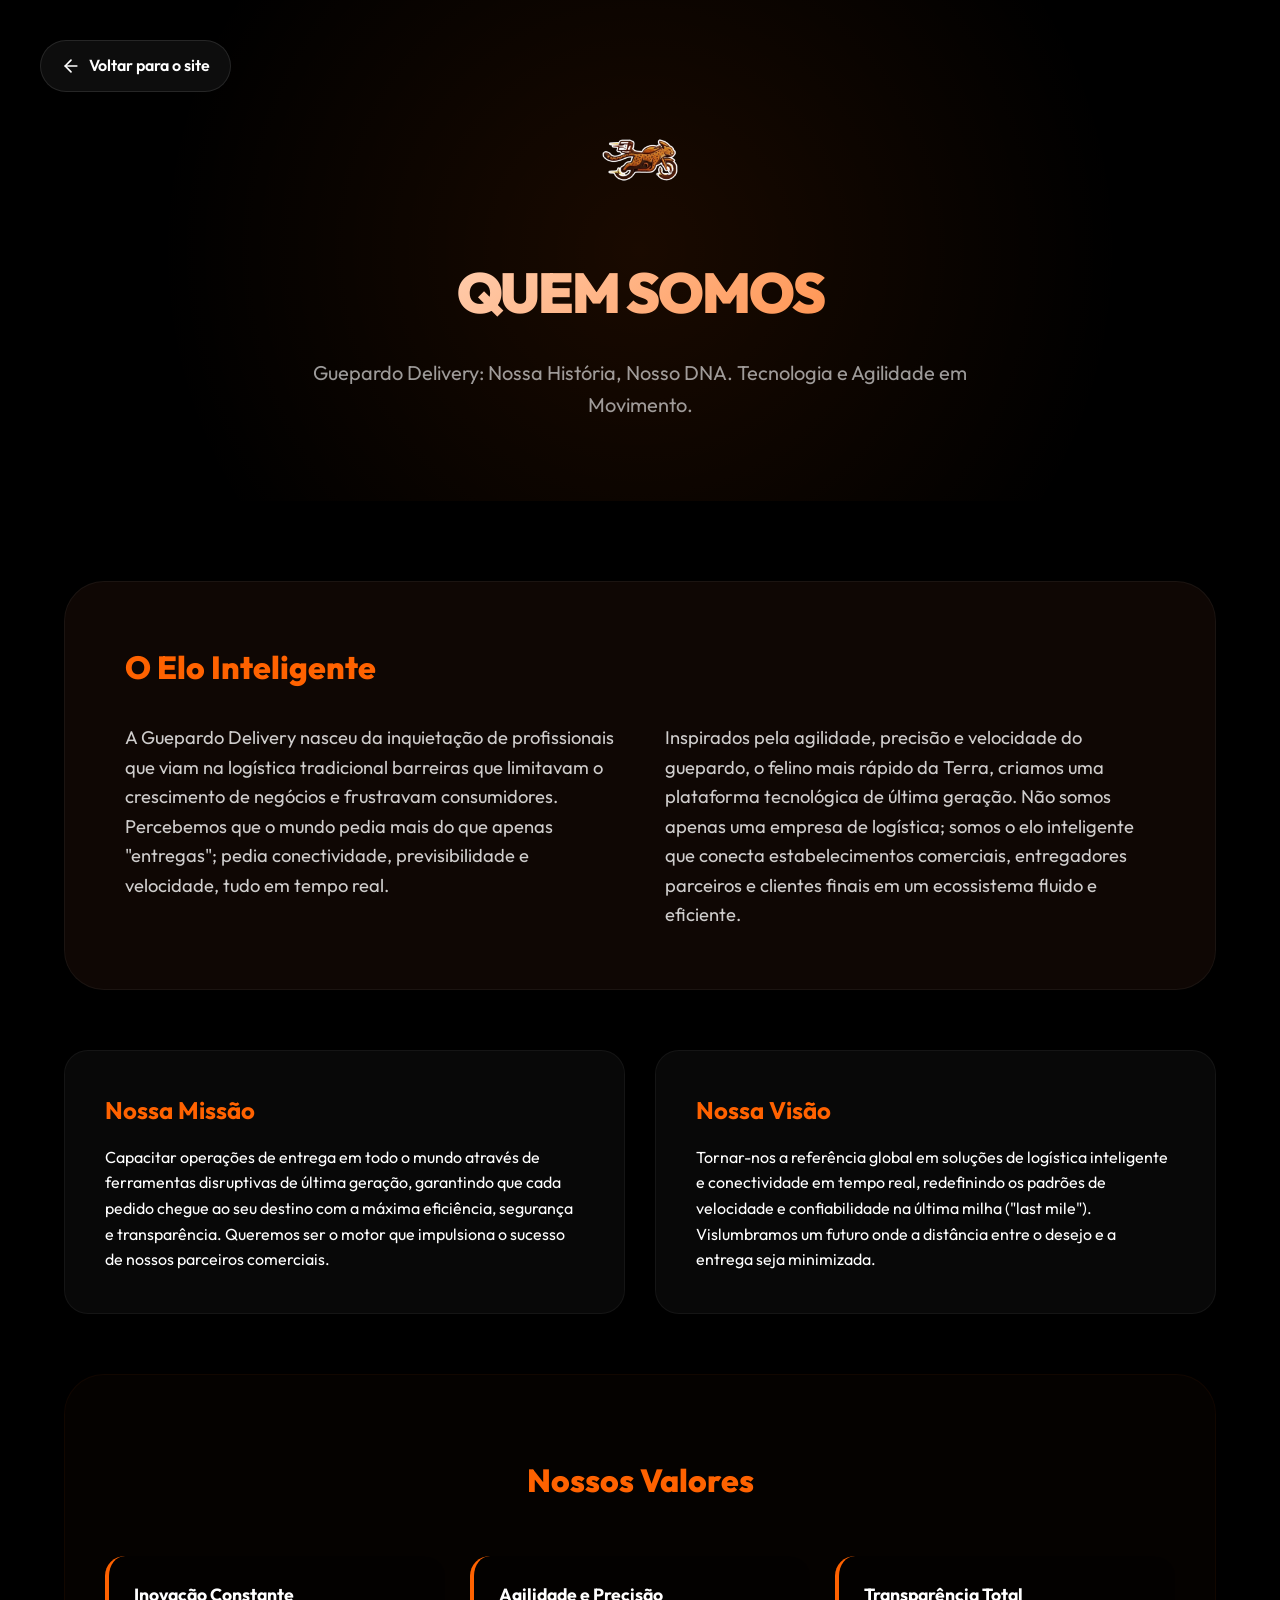
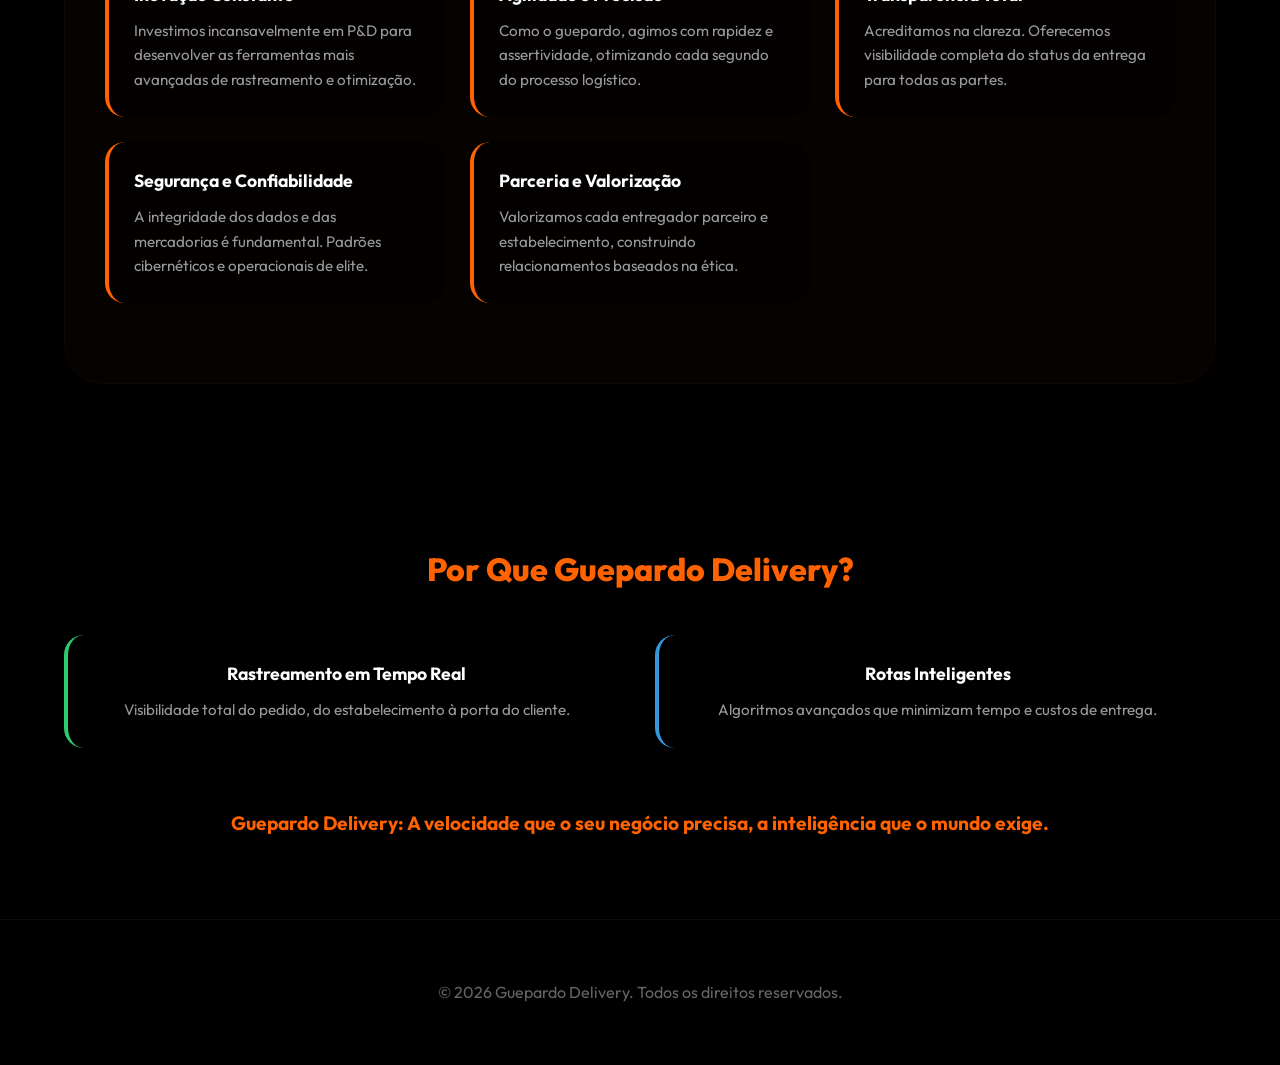
<file: about.html>
<!DOCTYPE html>
<html lang="pt-br">
<head>
    <meta charset="UTF-8">
    <meta name="viewport" content="width=device-width, initial-scale=1.0">
    <title>Guepardo Delivery</title>
    <link rel="icon" type="image/png" href="assets/logo-icon.png">
    <link rel="stylesheet" href="style.css">
    <link rel="preconnect" href="https://fonts.googleapis.com">
    <link rel="preconnect" href="https://fonts.gstatic.com" crossorigin>
    <link href="https://fonts.googleapis.com/css2?family=Outfit:wght@300;400;500;600;700;800;900&display=swap" rel="stylesheet">
    <style>
        body {
            background: #000;
            color: #fff;
            line-height: 1.6;
            font-family: 'Outfit', sans-serif;
        }
        .about-hero {
            padding: 120px 0 80px;
            text-align: center;
            background: radial-gradient(circle at center, rgba(255, 98, 0, 0.1), transparent 70%);
        }
        .about-hero h1 {
            font-size: 3.5rem;
            font-weight: 900;
            margin-bottom: 20px;
            letter-spacing: -0.04em;
            background: linear-gradient(135deg, #fff 0%, var(--primary-orange) 100%);
            -webkit-background-clip: text;
            background-clip: text;
            -webkit-text-fill-color: transparent;
        }
        .about-hero p {
            font-size: 1.25rem;
            color: rgba(255, 255, 255, 0.6);
            max-width: 700px;
            margin: 0 auto;
        }
        .about-section {
            padding: 80px 0;
        }
        .glass-story {
            background: rgba(30, 15, 8, 0.5);
            backdrop-filter: blur(20px);
            border: 1px solid rgba(255, 255, 255, 0.05);
            border-radius: 40px;
            padding: 60px;
            margin-bottom: 60px;
        }
        .section-title {
            font-size: 2rem;
            font-weight: 800;
            margin-bottom: 30px;
            color: var(--primary-orange);
            display: flex;
            align-items: center;
            gap: 15px;
        }
        .story-text {
            font-size: 1.15rem;
            color: rgba(255, 255, 255, 0.8);
            column-count: 2;
            column-gap: 50px;
        }
        @media (max-width: 768px) {
            .story-text { column-count: 1; }
        }
        .mvv-grid {
            display: grid;
            grid-template-columns: repeat(2, 1fr);
            gap: 30px;
            margin-bottom: 60px;
        }
        .mvv-card {
            background: rgba(255, 255, 255, 0.03);
            border: 1px solid rgba(255, 255, 255, 0.05);
            border-radius: 24px;
            padding: 40px;
            transition: all 0.3s ease;
        }
        .mvv-card:hover {
            background: rgba(255, 98, 0, 0.05);
            border-color: rgba(255, 98, 0, 0.2);
            transform: translateY(-5px);
        }
        .mvv-card h3 {
            font-size: 1.5rem;
            margin-bottom: 15px;
            color: var(--primary-orange);
        }
        .values-section {
            background: rgba(255, 98, 0, 0.02);
            padding: 80px 40px;
            border-radius: 40px;
            border: 1px solid rgba(255, 98, 0, 0.05);
        }
        .values-grid {
            display: grid;
            grid-template-columns: repeat(auto-fit, minmax(250px, 1fr));
            gap: 25px;
        }
        .value-item {
            padding: 25px;
            background: rgba(0,0,0,0.3);
            border-radius: 20px;
            border-left: 4px solid var(--primary-orange);
        }
        .value-item h4 {
            font-size: 1.1rem;
            margin-bottom: 10px;
            color: #fff;
        }
        .value-item p {
            font-size: 0.95rem;
            color: rgba(255,255,255,0.6);
        }
        .back-home {
            position: fixed;
            top: 40px;
            left: 40px;
            z-index: 100;
            background: rgba(255, 255, 255, 0.05);
            padding: 12px 20px;
            border-radius: 100px;
            color: #fff;
            text-decoration: none;
            backdrop-filter: blur(10px);
            border: 1px solid rgba(255, 255, 255, 0.1);
            font-weight: 600;
            display: flex;
            align-items: center;
            gap: 8px;
            transition: all 0.3s ease;
        }
        .back-home:hover {
            background: var(--primary-orange);
            color: #fff;
            transform: scale(1.05);
        }
    </style>
    <!-- Google tag (gtag.js) -->
    <script async src="https://www.googletagmanager.com/gtag/js?id=G-DK4F89REHB"></script>
    <script>
      window.dataLayer = window.dataLayer || [];
      function gtag(){dataLayer.push(arguments);}
      gtag('js', new Date());

      gtag('config', 'G-DK4F89REHB');
      gtag('config', 'AW-18036476072');
    </script>
    <!-- Meta Pixel Code -->
    <script>
    !function(f,b,e,v,n,t,s)
    {if(f.fbq)return;n=f.fbq=function(){n.callMethod?
    n.callMethod.apply(n,arguments):n.queue.push(arguments)};
    if(!f._fbq)f._fbq=n;n.push=n;n.loaded=!0;n.version='2.0';
    n.queue=[];t=b.createElement(e);t.async=!0;
    t.src=v;s=b.getElementsByTagName(e)[0];
    s.parentNode.insertBefore(t,s)}(window, document,'script',
    'https://connect.facebook.net/en_US/fbevents.js');
    fbq('init', '1509511614221878');
    fbq('track', 'PageView');
    </script>
    <noscript><img height="1" width="1" style="display:none"
    src="https://www.facebook.com/tr?id=1509511614221878&ev=PageView&noscript=1"
    /></noscript>
    <!-- End Meta Pixel Code -->
</head>
<body>
    <a href="index.html" class="back-home">
        <svg width="20" height="20" viewBox="0 0 24 24" fill="none" stroke="currentColor" stroke-width="2" stroke-linecap="round" stroke-linejoin="round"><line x1="19" y1="12" x2="5" y2="12"></line><polyline points="12 19 5 12 12 5"></polyline></svg>
        Voltar para o site
    </a>

    <header class="about-hero">
        <div class="container">
            <img src="assets/logo-icon.png" alt="Guepardo" style="height: 80px; margin-bottom: 40px;">
            <h1>QUEM SOMOS</h1>
            <p>Guepardo Delivery: Nossa História, Nosso DNA. Tecnologia e Agilidade em Movimento.</p>
        </div>
    </header>

    <main class="container">
        <section class="about-section">
            <div class="glass-story">
                <h2 class="section-title">O Elo Inteligente</h2>
                <div class="story-text">
                    <p>A Guepardo Delivery nasceu da inquietação de profissionais que viam na logística tradicional barreiras que limitavam o crescimento de negócios e frustravam consumidores. Percebemos que o mundo pedia mais do que apenas "entregas"; pedia conectividade, previsibilidade e velocidade, tudo em tempo real.</p>
                    <p>Inspirados pela agilidade, precisão e velocidade do guepardo, o felino mais rápido da Terra, criamos uma plataforma tecnológica de última geração. Não somos apenas uma empresa de logística; somos o elo inteligente que conecta estabelecimentos comerciais, entregadores parceiros e clientes finais em um ecossistema fluido e eficiente.</p>
                </div>
            </div>

            <div class="mvv-grid">
                <div class="mvv-card">
                    <h3>Nossa Missão</h3>
                    <p>Capacitar operações de entrega em todo o mundo através de ferramentas disruptivas de última geração, garantindo que cada pedido chegue ao seu destino com a máxima eficiência, segurança e transparência. Queremos ser o motor que impulsiona o sucesso de nossos parceiros comerciais.</p>
                </div>
                <div class="mvv-card">
                    <h3>Nossa Visão</h3>
                    <p>Tornar-nos a referência global em soluções de logística inteligente e conectividade em tempo real, redefinindo os padrões de velocidade e confiabilidade na última milha ("last mile"). Vislumbramos um futuro onde a distância entre o desejo e a entrega seja minimizada.</p>
                </div>
            </div>

            <div class="values-section">
                <h2 class="section-title" style="justify-content: center; margin-bottom: 50px;">Nossos Valores</h2>
                <div class="values-grid">
                    <div class="value-item">
                        <h4>Inovação Constante</h4>
                        <p>Investimos incansavelmente em P&D para desenvolver as ferramentas mais avançadas de rastreamento e otimização.</p>
                    </div>
                    <div class="value-item">
                        <h4>Agilidade e Precisão</h4>
                        <p>Como o guepardo, agimos com rapidez e assertividade, otimizando cada segundo do processo logístico.</p>
                    </div>
                    <div class="value-item">
                        <h4>Transparência Total</h4>
                        <p>Acreditamos na clareza. Oferecemos visibilidade completa do status da entrega para todas as partes.</p>
                    </div>
                    <div class="value-item">
                        <h4>Segurança e Confiabilidade</h4>
                        <p>A integridade dos dados e das mercadorias é fundamental. Padrões cibernéticos e operacionais de elite.</p>
                    </div>
                    <div class="value-item">
                        <h4>Parceria e Valorização</h4>
                        <p>Valorizamos cada entregador parceiro e estabelecimento, construindo relacionamentos baseados na ética.</p>
                    </div>
                </div>
            </div>
        </section>

        <section class="about-section" style="text-align: center;">
            <h2 class="section-title" style="justify-content: center;">Por Que Guepardo Delivery?</h2>
            <div class="mvv-grid" style="margin-top: 40px;">
                <div class="value-item" style="border-left-color: #2ECC71;">
                    <h4>Rastreamento em Tempo Real</h4>
                    <p>Visibilidade total do pedido, do estabelecimento à porta do cliente.</p>
                </div>
                <div class="value-item" style="border-left-color: #3498DB;">
                    <h4>Rotas Inteligentes</h4>
                    <p>Algoritmos avançados que minimizam tempo e custos de entrega.</p>
                </div>
            </div>
            <p style="margin-top: 40px; font-weight: 700; color: var(--primary-orange); font-size: 1.2rem;">Guepardo Delivery: A velocidade que o seu negócio precisa, a inteligência que o mundo exige.</p>
        </section>
    </main>

    <footer style="padding: 60px 0; border-top: 1px solid rgba(255,255,255,0.05); text-align: center; color: rgba(255,255,255,0.4);">
        <p>&copy; 2026 Guepardo Delivery. Todos os direitos reservados.</p>
    </footer>
    <script src="script.js"></script>
</body>
</html>
</file>
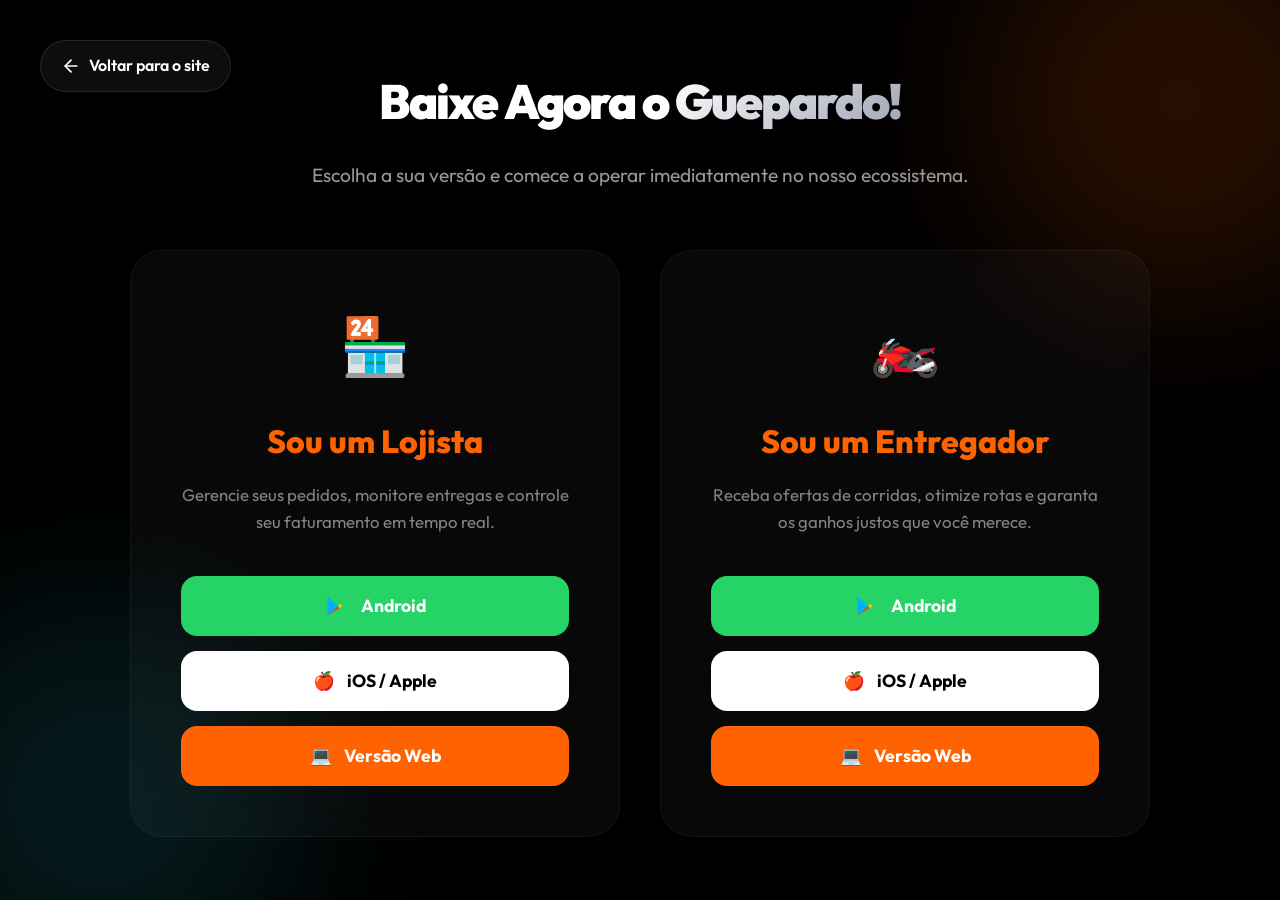
<file: download.html>
<!DOCTYPE html>
<html lang="pt-br">
<head>
    <meta charset="UTF-8">
    <meta name="viewport" content="width=device-width, initial-scale=1.0">
    <title>Guepardo Delivery - Download</title>
    <link rel="icon" type="image/png" href="assets/logo-icon.png">
    <link rel="stylesheet" href="style.css">
    <link rel="preconnect" href="https://fonts.googleapis.com">
    <link rel="preconnect" href="https://fonts.gstatic.com" crossorigin>
    <link href="https://fonts.googleapis.com/css2?family=Outfit:wght@300;400;500;600;700;800;900&display=swap" rel="stylesheet">
    <style>
        body {
            background: #000;
            color: #fff;
            line-height: 1.6;
            font-family: 'Outfit', sans-serif;
            min-height: 100vh;
            display: flex;
            flex-direction: column;
            justify-content: center;
            align-items: center;
            overflow-x: hidden;
            position: relative;
        }

        .background-effects {
            position: fixed;
            top: 0;
            left: 0;
            width: 100%;
            height: 100%;
            z-index: -1;
            overflow: hidden;
        }

        .neon-orb {
            position: absolute;
            width: 400px;
            height: 400px;
            border-radius: 50%;
            filter: blur(80px);
            opacity: 0.15;
        }

        .orb-1 { top: -100px; right: -100px; background: var(--primary-orange); }
        .orb-2 { bottom: -100px; left: -100px; background: #22a6b3; }

        .download-container {
            max-width: 1100px;
            width: 100%;
            padding: 40px;
            text-align: center;
            z-index: 1;
        }

        .download-header h1 {
            font-size: 3rem;
            font-weight: 900;
            margin-bottom: 20px;
            letter-spacing: -0.04em;
        }

        .download-header p {
            font-size: 1.2rem;
            color: rgba(255, 255, 255, 0.6);
            margin-bottom: 60px;
        }

        .download-grid {
            display: grid;
            grid-template-columns: repeat(2, 1fr);
            gap: 40px;
        }

        .download-card {
            background: rgba(255, 255, 255, 0.03);
            border: 1px solid rgba(255, 255, 255, 0.05);
            border-radius: 32px;
            padding: 50px;
            transition: all 0.4s cubic-bezier(0.175, 0.885, 0.32, 1.275);
            backdrop-filter: blur(20px);
        }

        .download-card:hover {
            transform: translateY(-10px);
            background: rgba(255, 98, 0, 0.05);
            border-color: rgba(255, 98, 0, 0.2);
            box-shadow: 0 30px 60px rgba(0,0,0,0.5);
        }

        .type-icon {
            font-size: 3.5rem;
            margin-bottom: 25px;
            display: block;
        }

        .download-card h2 {
            font-size: 2rem;
            font-weight: 800;
            margin-bottom: 15px;
            color: var(--primary-orange);
        }

        .download-card p {
            color: rgba(255, 255, 255, 0.5);
            margin-bottom: 40px;
            font-size: 1.05rem;
        }

        .btn-group {
            display: flex;
            flex-direction: column;
            gap: 15px;
        }

        .btn-download {
            padding: 16px 30px;
            border-radius: 16px;
            text-decoration: none;
            font-weight: 700;
            display: flex;
            align-items: center;
            justify-content: center;
            gap: 12px;
            transition: all 0.3s ease;
            font-size: 1.1rem;
        }

        .btn-orange { background: var(--primary-orange); color: #fff; }
        .btn-white { background: #fff; color: #000; }
        .btn-green { background: #25d366; color: #fff; }

        .btn-download:hover {
            transform: scale(1.02);
            box-shadow: 0 10px 20px rgba(0,0,0,0.2);
        }

        .back-home {
            position: absolute;
            top: 40px;
            left: 40px;
            background: rgba(255, 255, 255, 0.05);
            padding: 12px 20px;
            border-radius: 100px;
            color: #fff;
            text-decoration: none;
            backdrop-filter: blur(10px);
            border: 1px solid rgba(255, 255, 255, 0.1);
            font-weight: 600;
            display: flex;
            align-items: center;
            gap: 8px;
        }

        @media (max-width: 768px) {
            .download-grid { grid-template-columns: 1fr; }
            .download-header h1 { font-size: 2.2rem; }
            .back-home { position: relative; top: 0; left: 0; margin-bottom: 40px; }
        }
    </style>
    <!-- Google tag (gtag.js) -->
    <script async src="https://www.googletagmanager.com/gtag/js?id=G-DK4F89REHB"></script>
    <script>
      window.dataLayer = window.dataLayer || [];
      function gtag(){dataLayer.push(arguments);}
      gtag('js', new Date());

      gtag('config', 'G-DK4F89REHB');
      gtag('config', 'AW-18036476072');
    </script>
    <!-- Meta Pixel Code -->
    <script>
    !function(f,b,e,v,n,t,s)
    {if(f.fbq)return;n=f.fbq=function(){n.callMethod?
    n.callMethod.apply(n,arguments):n.queue.push(arguments)};
    if(!f._fbq)f._fbq=n;n.push=n;n.loaded=!0;n.version='2.0';
    n.queue=[];t=b.createElement(e);t.async=!0;
    t.src=v;s=b.getElementsByTagName(e)[0];
    s.parentNode.insertBefore(t,s)}(window, document,'script',
    'https://connect.facebook.net/en_US/fbevents.js');
    fbq('init', '1509511614221878');
    fbq('track', 'PageView');
    </script>
    <noscript><img height="1" width="1" style="display:none"
    src="https://www.facebook.com/tr?id=1509511614221878&ev=PageView&noscript=1"
    /></noscript>
    <!-- End Meta Pixel Code -->
</head>
<body>
    <div class="background-effects">
        <div class="neon-orb orb-1"></div>
        <div class="neon-orb orb-2"></div>
    </div>

    <a href="index.html" class="back-home">
        <svg width="20" height="20" viewBox="0 0 24 24" fill="none" stroke="currentColor" stroke-width="2" stroke-linecap="round" stroke-linejoin="round"><line x1="19" y1="12" x2="5" y2="12"></line><polyline points="12 19 5 12 12 5"></polyline></svg>
        Voltar para o site
    </a>

    <div class="download-container">
        <header class="download-header">
            <h1>Baixe Agora o <span class="text-gradient">Guepardo!</span></h1>
            <p>Escolha a sua versão e comece a operar imediatamente no nosso ecossistema.</p>
        </header>

        <div class="download-grid">
            <!-- Savana Lojista -->
            <div class="download-card">
                <span class="type-icon">🏪</span>
                <h2>Sou um Lojista</h2>
                <p>Gerencie seus pedidos, monitore entregas e controle seu faturamento em tempo real.</p>
                <div class="btn-group">
                    <a href="https://guepardodelivery-estabelecimento.com/" target="_blank" rel="noopener noreferrer" class="btn-download btn-green">
                        <svg viewBox="0 0 24 24" width="20" height="20" xmlns="http://www.w3.org/2000/svg" style="margin-right: 4px; vertical-align: middle;">
                            <path d="M15.42 12L3 21.84c.48.51 1.26.54 1.78.23l12.83-7.55L15.42 12z" fill="#FF3D00"/>
                            <path d="M17.61 9.48l-2.19 2.52 2.19 2.52 2.81-1.65c.8-.47.8-1.27 0-1.74l-2.81-1.65z" fill="#FFC107"/>
                            <path d="M15.42 12L3 2.16c-.52-.31-1.3-.28-1.78.23L15.42 12z" fill="#4CAF50"/>
                            <path d="M3 2.39V21.6c0 .48.24.93.63 1.17l11.79-10.78L3.63 1.22c-.39.24-.63.69-.63 1.17z" fill="#00b0ff"/>
                        </svg> Android
                    </a>
                    <a href="https://guepardodelivery-estabelecimento.com/" target="_blank" rel="noopener noreferrer" class="btn-download btn-white">
                        <span>🍎</span> iOS / Apple
                    </a>
                    <a href="https://guepardodelivery-estabelecimento.com/" target="_blank" rel="noopener noreferrer" class="btn-download btn-orange">
                        <span>💻</span> Versão Web
                    </a>
                </div>
            </div>

            <!-- Guepardo Entregador -->
            <div class="download-card">
                <span class="type-icon">🏍️</span>
                <h2>Sou um Entregador</h2>
                <p>Receba ofertas de corridas, otimize rotas e garanta os ganhos justos que você merece.</p>
                <div class="btn-group">
                    <a href="https://play.google.com/store/apps/details?id=com.guepardodelivery.entregador&hl=pt_BR" target="_blank" rel="noopener noreferrer" class="btn-download btn-green">
                        <svg viewBox="0 0 24 24" width="20" height="20" xmlns="http://www.w3.org/2000/svg" style="margin-right: 4px; vertical-align: middle;">
                            <path d="M15.42 12L3 21.84c.48.51 1.26.54 1.78.23l12.83-7.55L15.42 12z" fill="#FF3D00"/>
                            <path d="M17.61 9.48l-2.19 2.52 2.19 2.52 2.81-1.65c.8-.47.8-1.27 0-1.74l-2.81-1.65z" fill="#FFC107"/>
                            <path d="M15.42 12L3 2.16c-.52-.31-1.3-.28-1.78.23L15.42 12z" fill="#4CAF50"/>
                            <path d="M3 2.39V21.6c0 .48.24.93.63 1.17l11.79-10.78L3.63 1.22c-.39.24-.63.69-.63 1.17z" fill="#00b0ff"/>
                        </svg> Android
                    </a>
                    <a href="https://guepardodelivery-entregador.com/" target="_blank" rel="noopener noreferrer" class="btn-download btn-white">
                        <span>🍎</span> iOS / Apple
                    </a>
                    <a href="https://guepardodelivery-entregador.com/" target="_blank" rel="noopener noreferrer" class="btn-download btn-orange">
                        <span>💻</span> Versão Web
                    </a>
                </div>
            </div>
        </div>
    </div>
    <script src="script.js"></script>
</body>
</html>
</file>
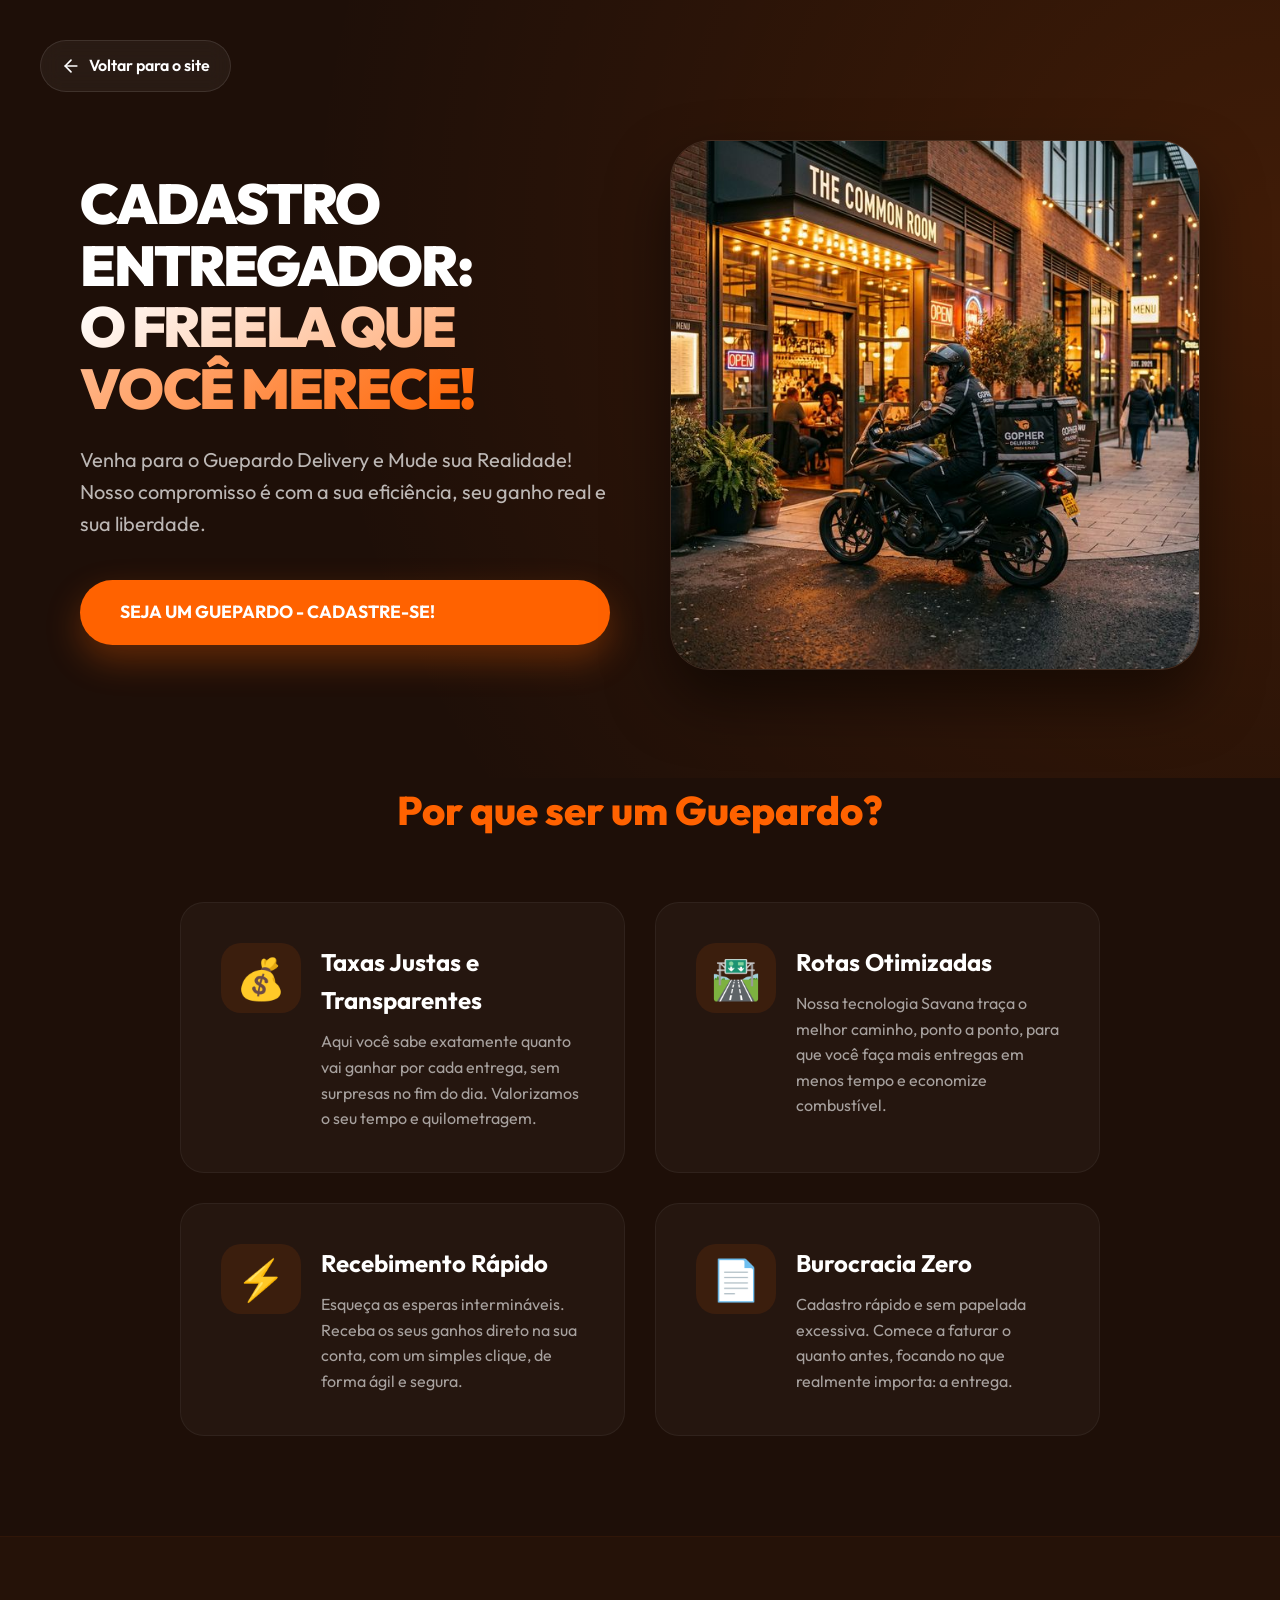
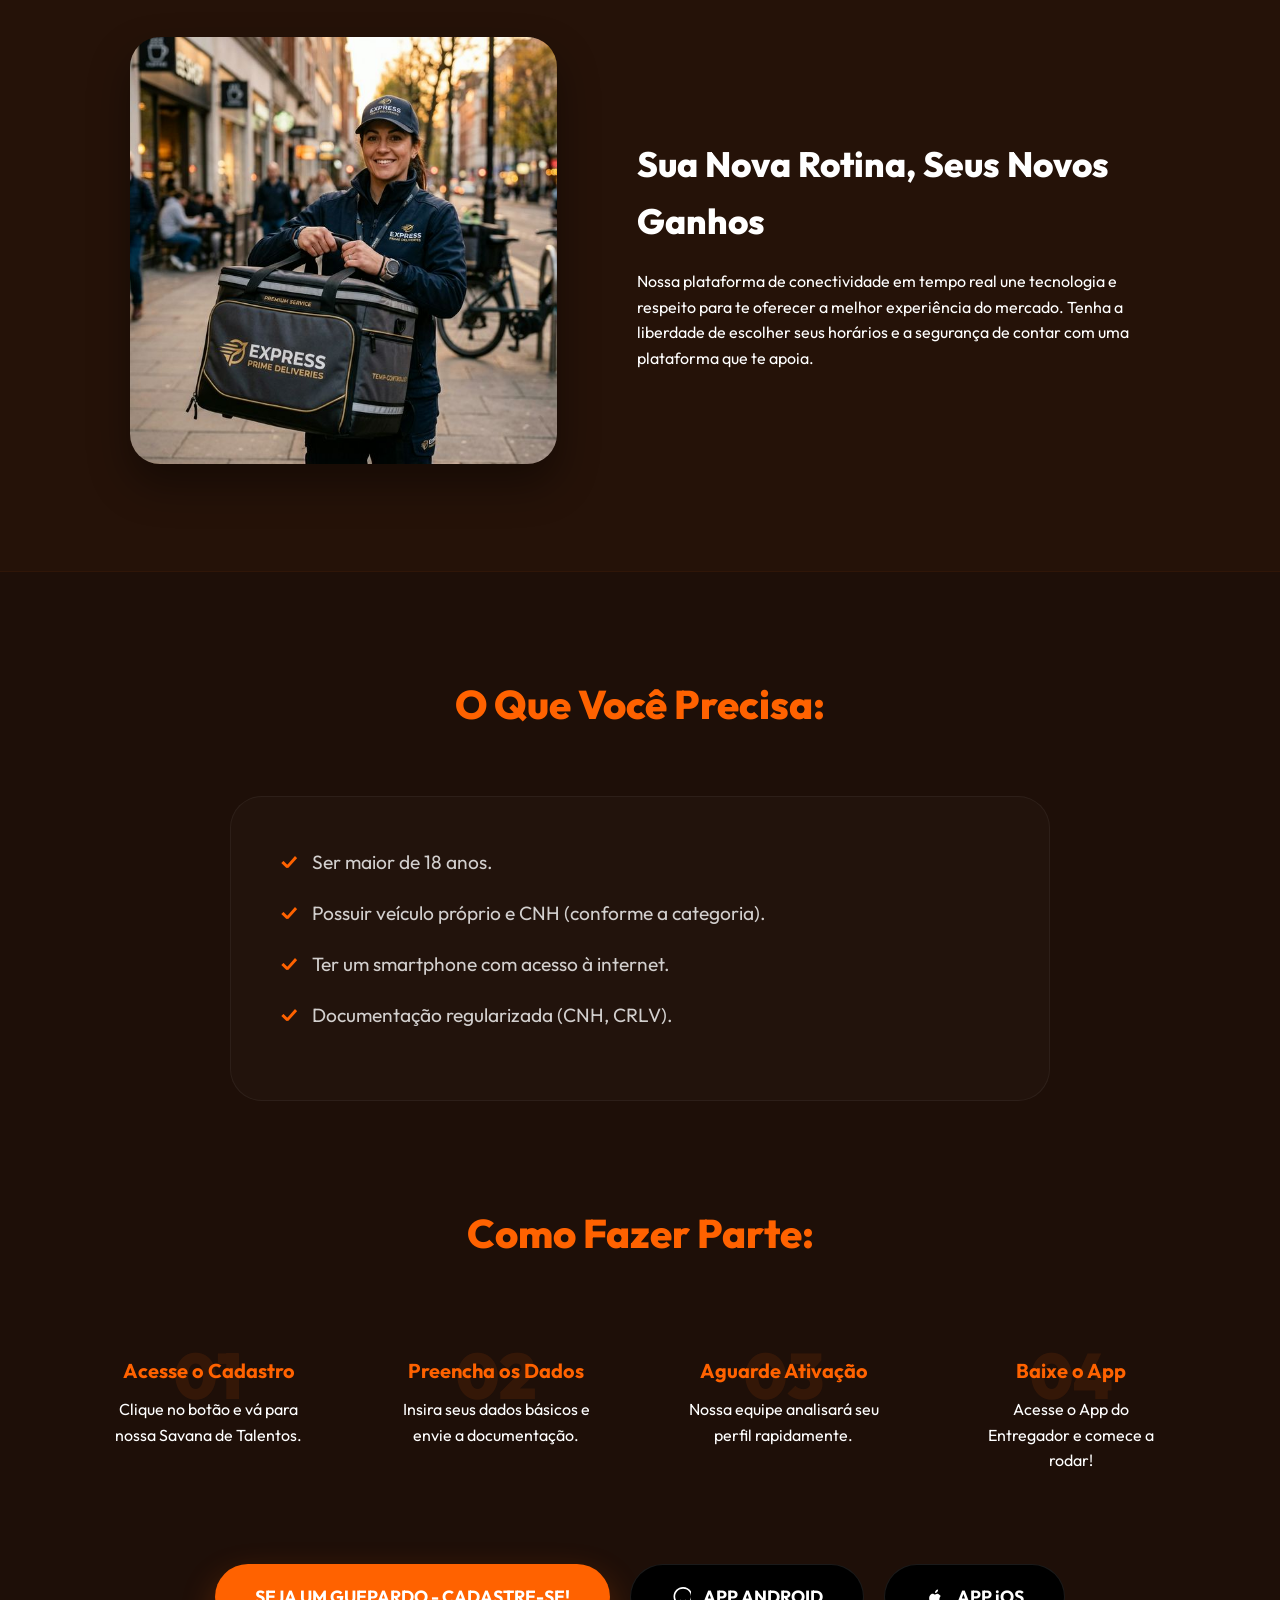
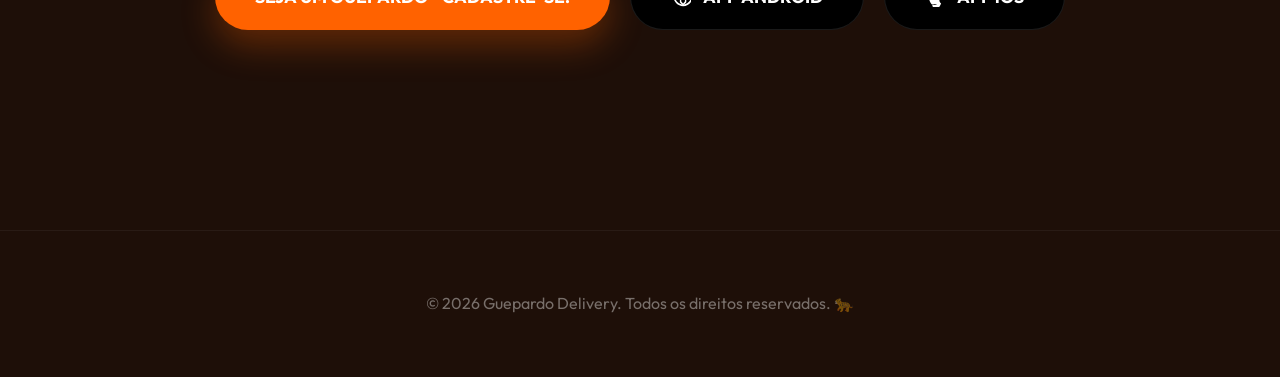
<file: entregador.html>
<!DOCTYPE html>
<html lang="pt-br">
<head>
    <meta charset="UTF-8">
    <meta name="viewport" content="width=device-width, initial-scale=1.0">
    <title>Guepardo Delivery</title>
    <link rel="icon" type="image/png" href="assets/logo-icon.png">
    <link rel="stylesheet" href="style.css">
    <link rel="preconnect" href="https://fonts.googleapis.com">
    <link rel="preconnect" href="https://fonts.gstatic.com" crossorigin>
    <link href="https://fonts.googleapis.com/css2?family=Outfit:wght@300;400;500;600;700;800;900&display=swap" rel="stylesheet">
    <style>
        body {
            background: #1e0f08; /* Sophisticated dark brown */
            color: #fff;
            line-height: 1.6;
            font-family: 'Outfit', sans-serif;
            overflow-x: hidden;
        }
        .courier-hero {
            padding: 140px 0 100px;
            background: radial-gradient(circle at 100% 30%, rgba(255, 98, 0, 0.15), transparent 70%);
        }
        .hero-container {
            display: flex;
            align-items: center;
            gap: 60px;
            max-width: 1200px;
            margin: 0 auto;
            padding: 0 40px;
        }
        .hero-text {
            flex: 1;
        }
        .hero-image {
            flex: 1;
            position: relative;
        }
        .hero-image img {
            width: 100%;
            border-radius: 40px;
            box-shadow: 0 30px 60px rgba(0,0,0,0.5);
            border: 1px solid rgba(255, 255, 255, 0.1);
        }
        .hero-text h1 {
            font-size: 3.5rem;
            font-weight: 900;
            margin-bottom: 25px;
            line-height: 1.1;
            letter-spacing: -0.04em;
        }
        .hero-text .text-gradient {
            background: linear-gradient(135deg, #fff 0%, var(--primary-orange) 100%);
            -webkit-background-clip: text;
            background-clip: text;
            -webkit-text-fill-color: transparent;
        }
        .hero-text p {
            font-size: 1.25rem;
            color: rgba(255, 255, 255, 0.7);
            margin-bottom: 40px;
        }

        .section-title {
            text-align: center;
            font-size: 2.5rem;
            font-weight: 800;
            margin-bottom: 60px;
            color: var(--primary-orange);
        }

        .benefits-grid {
            display: grid;
            grid-template-columns: repeat(2, 1fr);
            gap: 30px;
            max-width: 1000px;
            margin: 0 auto 100px;
            padding: 0 40px;
        }
        .benefit-card {
            background: rgba(255, 255, 255, 0.03);
            border: 1px solid rgba(255, 255, 255, 0.05);
            border-radius: 24px;
            padding: 40px;
            transition: all 0.3s ease;
            display: flex;
            align-items: flex-start;
            gap: 20px;
        }
        .benefit-card:hover {
            background: rgba(255, 98, 0, 0.05);
            border-color: rgba(255, 98, 0, 0.2);
            transform: translateY(-5px);
        }
        .benefit-icon {
            font-size: 2.5rem;
            background: rgba(255, 98, 0, 0.1);
            padding: 15px;
            border-radius: 20px;
            line-height: 1;
        }
        .benefit-content h3 {
            font-size: 1.5rem;
            margin-bottom: 10px;
            color: #fff;
        }
        .benefit-content p {
            color: rgba(255, 255, 255, 0.6);
            font-size: 1rem;
        }

        .bag-section {
            background: rgba(255, 98, 0, 0.03);
            padding: 100px 0;
            margin: 100px 0;
            border-top: 1px solid rgba(255, 98, 0, 0.05);
            border-bottom: 1px solid rgba(255, 98, 0, 0.05);
        }
        .bag-container {
            display: flex;
            align-items: center;
            gap: 80px;
            max-width: 1100px;
            margin: 0 auto;
            padding: 0 40px;
        }
        .bag-image {
            flex: 1;
        }
        .bag-image img {
            width: 100%;
            border-radius: 30px;
            box-shadow: 0 20px 40px rgba(0,0,0,0.4);
        }
        .bag-text {
            flex: 1.2;
        }
        .bag-text h2 {
            font-size: 2.2rem;
            font-weight: 800;
            margin-bottom: 20px;
        }

        .requirements-section {
            padding: 80px 0;
            max-width: 900px;
            margin: 0 auto;
            padding: 0 40px;
        }
        .requirements-list {
            background: rgba(255, 255, 255, 0.02);
            border-radius: 32px;
            padding: 50px;
            border: 1px solid rgba(255, 255, 255, 0.05);
        }
        .requirement-item {
            display: flex;
            align-items: center;
            gap: 15px;
            font-size: 1.2rem;
            margin-bottom: 20px;
            color: rgba(255, 255, 255, 0.8);
        }
        .requirement-item span {
            color: var(--primary-orange);
            font-weight: 800;
        }

        .how-to-join {
            padding: 100px 0;
            text-align: center;
        }
        .steps-grid {
            display: grid;
            grid-template-columns: repeat(4, 1fr);
            gap: 30px;
            max-width: 1200px;
            margin: 0 auto;
            padding: 0 40px;
        }
        .step-card {
            position: relative;
            padding: 30px;
        }
        .step-num {
            font-size: 4rem;
            font-weight: 900;
            color: rgba(255, 98, 0, 0.1);
            position: absolute;
            top: 0;
            left: 50%;
            transform: translateX(-50%);
            z-index: 0;
        }
        .step-content {
            position: relative;
            z-index: 1;
        }
        .step-content h4 {
            font-size: 1.25rem;
            margin-bottom: 10px;
            color: var(--primary-orange);
        }

        .cta-buttons {
            display: flex;
            justify-content: center;
            gap: 20px;
            flex-wrap: wrap;
            margin-top: 60px;
            padding-bottom: 100px;
        }
        .btn-large {
            padding: 18px 40px;
            border-radius: 100px;
            font-size: 1.1rem;
            font-weight: 700;
            text-decoration: none;
            transition: all 0.3s ease;
            display: flex;
            align-items: center;
            gap: 12px;
        }
        .btn-primary-orange {
            background: var(--primary-orange);
            color: #fff;
            box-shadow: 0 15px 35px rgba(255, 98, 0, 0.3);
        }
        .btn-black {
            background: #000;
            color: #fff;
            border: 1px solid rgba(255,255,255,0.1);
        }
        .btn-large:hover {
            transform: translateY(-5px);
            box-shadow: 0 20px 40px rgba(0,0,0,0.4);
        }

        .back-home {
            position: fixed;
            top: 40px;
            left: 40px;
            z-index: 1000;
            background: rgba(255, 255, 255, 0.05);
            padding: 12px 20px;
            border-radius: 100px;
            color: #fff;
            text-decoration: none;
            backdrop-filter: blur(10px);
            border: 1px solid rgba(255, 255, 255, 0.1);
            font-weight: 600;
            display: flex;
            align-items: center;
            gap: 8px;
            transition: all 0.3s ease;
        }
        .back-home:hover {
            background: var(--primary-orange);
            color: #fff;
            transform: scale(1.05);
        }

        @media (max-width: 992px) {
            .hero-container, .bag-container { flex-direction: column; text-align: center; }
            .hero-text h1 { font-size: 2.5rem; }
            .benefits-grid { grid-template-columns: 1fr; }
            .steps-grid { grid-template-columns: repeat(2, 1fr); }
        }
    </style>
    <!-- Google tag (gtag.js) -->
    <script async src="https://www.googletagmanager.com/gtag/js?id=G-DK4F89REHB"></script>
    <script>
      window.dataLayer = window.dataLayer || [];
      function gtag(){dataLayer.push(arguments);}
      gtag('js', new Date());

      gtag('config', 'G-DK4F89REHB');
      gtag('config', 'AW-18036476072');
    </script>
    <!-- Meta Pixel Code -->
    <script>
    !function(f,b,e,v,n,t,s)
    {if(f.fbq)return;n=f.fbq=function(){n.callMethod?
    n.callMethod.apply(n,arguments):n.queue.push(arguments)};
    if(!f._fbq)f._fbq=n;n.push=n;n.loaded=!0;n.version='2.0';
    n.queue=[];t=b.createElement(e);t.async=!0;
    t.src=v;s=b.getElementsByTagName(e)[0];
    s.parentNode.insertBefore(t,s)}(window, document,'script',
    'https://connect.facebook.net/en_US/fbevents.js');
    fbq('init', '1509511614221878');
    fbq('track', 'PageView');
    </script>
    <noscript><img height="1" width="1" style="display:none"
    src="https://www.facebook.com/tr?id=1509511614221878&ev=PageView&noscript=1"
    /></noscript>
    <!-- End Meta Pixel Code -->
</head>
<body>
    <a href="index.html" class="back-home">
        <svg width="20" height="20" viewBox="0 0 24 24" fill="none" stroke="currentColor" stroke-width="2" stroke-linecap="round" stroke-linejoin="round"><line x1="19" y1="12" x2="5" y2="12"></line><polyline points="12 19 5 12 12 5"></polyline></svg>
        Voltar para o site
    </a>

    <header class="courier-hero">
        <div class="hero-container">
            <div class="hero-text">
                <h1 id="hero-title">CADASTRO ENTREGADOR: <br><span class="text-gradient">O FREELA QUE VOCÊ MERECE!</span></h1>
                <p>Venha para o Guepardo Delivery e Mude sua Realidade! Nosso compromisso é com a sua eficiência, seu ganho real e sua liberdade.</p>
                <div class="hero-btns">
                    <a href="https://guepardodelivery-entregador.com/" target="_blank" rel="noopener noreferrer" class="btn-large btn-primary-orange">SEJA UM GUEPARDO - CADASTRE-SE!</a>
                </div>
            </div>
            <div class="hero-image">
                <img src="assets/image_20.png" alt="Entregador chegando no estabelecimento">
            </div>
        </div>
    </header>

    <main>
        <section class="benefits-section">
            <h2 class="section-title">Por que ser um Guepardo?</h2>
            <div class="benefits-grid">
                <div class="benefit-card">
                    <div class="benefit-icon">💰</div>
                    <div class="benefit-content">
                        <h3>Taxas Justas e Transparentes</h3>
                        <p>Aqui você sabe exatamente quanto vai ganhar por cada entrega, sem surpresas no fim do dia. Valorizamos o seu tempo e quilometragem.</p>
                    </div>
                </div>
                <div class="benefit-card">
                    <div class="benefit-icon">🛣️</div>
                    <div class="benefit-content">
                        <h3>Rotas Otimizadas</h3>
                        <p>Nossa tecnologia Savana traça o melhor caminho, ponto a ponto, para que você faça mais entregas em menos tempo e economize combustível.</p>
                    </div>
                </div>
                <div class="benefit-card">
                    <div class="benefit-icon">⚡</div>
                    <div class="benefit-content">
                        <h3>Recebimento Rápido</h3>
                        <p>Esqueça as esperas intermináveis. Receba os seus ganhos direto na sua conta, com um simples clique, de forma ágil e segura.</p>
                    </div>
                </div>
                <div class="benefit-card">
                    <div class="benefit-icon">📄</div>
                    <div class="benefit-content">
                        <h3>Burocracia Zero</h3>
                        <p>Cadastro rápido e sem papelada excessiva. Comece a faturar o quanto antes, focando no que realmente importa: a entrega.</p>
                    </div>
                </div>
            </div>
        </section>

        <section class="bag-section">
            <div class="bag-container">
                <div class="bag-image">
                    <img src="assets/image_23.png" alt="Entregador com a Bag do Guepardo">
                </div>
                <div class="bag-text">
                    <h2>Sua Nova Rotina, Seus Novos Ganhos</h2>
                    <p>Nossa plataforma de conectividade em tempo real une tecnologia e respeito para te oferecer a melhor experiência do mercado. Tenha a liberdade de escolher seus horários e a segurança de contar com uma plataforma que te apoia.</p>
                </div>
            </div>
        </section>

        <section class="requirements-section">
            <h2 class="section-title">O Que Você Precisa:</h2>
            <div class="requirements-list">
                <div class="requirement-item"><span>✓</span> Ser maior de 18 anos.</div>
                <div class="requirement-item"><span>✓</span> Possuir veículo próprio e CNH (conforme a categoria).</div>
                <div class="requirement-item"><span>✓</span> Ter um smartphone com acesso à internet.</div>
                <div class="requirement-item"><span>✓</span> Documentação regularizada (CNH, CRLV).</div>
            </div>
        </section>

        <section class="how-to-join" id="cadastro">
            <h2 class="section-title">Como Fazer Parte:</h2>
            <div class="steps-grid">
                <div class="step-card">
                    <div class="step-num">01</div>
                    <div class="step-content">
                        <h4>Acesse o Cadastro</h4>
                        <p>Clique no botão e vá para nossa Savana de Talentos.</p>
                    </div>
                </div>
                <div class="step-card">
                    <div class="step-num">02</div>
                    <div class="step-content">
                        <h4>Preencha os Dados</h4>
                        <p>Insira seus dados básicos e envie a documentação.</p>
                    </div>
                </div>
                <div class="step-card">
                    <div class="step-num">03</div>
                    <div class="step-content">
                        <h4>Aguarde Ativação</h4>
                        <p>Nossa equipe analisará seu perfil rapidamente.</p>
                    </div>
                </div>
                <div class="step-card">
                    <div class="step-num">04</div>
                    <div class="step-content">
                        <h4>Baixe o App</h4>
                        <p>Acesse o App do Entregador e comece a rodar!</p>
                    </div>
                </div>
            </div>

            <div class="cta-buttons">
                <a href="https://guepardodelivery-entregador.com/" onclick="trackInscricao()" target="_blank" rel="noopener noreferrer" class="btn-large btn-primary-orange">SEJA UM GUEPARDO - CADASTRE-SE!</a>
                <a href="https://play.google.com/store/apps/details?id=com.guepardodelivery.entregador&hl=pt_BR" onclick="trackInscricao()" target="_blank" rel="noopener noreferrer" class="btn-large btn-black">
                    <svg width="20" height="20" viewBox="0 0 24 24" fill="currentColor"><path d="M17.523 15.3414C17.027 15.3414 16.625 15.7434 16.625 16.2394V17.3304C16.625 17.5234 16.548 17.7084 16.412 17.8444L14.5 19.7564L12.588 17.8444C12.452 17.7084 12.375 17.5234 12.375 17.3304V16.2394C12.375 15.7434 11.973 15.3414 11.477 15.3414C10.981 15.3414 10.579 15.7434 10.579 16.2394V17.3304C10.579 17.9944 10.843 18.6314 11.312 19.1004L13.862 21.6504C14.214 22.0024 14.787 22.0024 15.139 21.6504L17.689 19.1004C18.158 18.6314 18.421 17.9944 18.421 17.3304V16.2394C18.421 15.7434 18.019 15.3414 17.523 15.3414Z"/><path d="M14.5 0C8.149 0 3 5.149 3 11.5C3 17.851 8.149 23 14.5 23C20.851 23 26 17.851 26 11.5C26 5.149 20.851 0 14.5 0ZM14.5 21C9.252 21 5 16.748 5 11.5C5 6.252 9.252 2 14.5 2C19.748 2 24 6.252 24 11.5C24 16.748 19.748 21 14.5 21Z"/></svg>
                    APP ANDROID
                </a>
                <a href="https://guepardodelivery-entregador.com/" onclick="trackInscricao()" target="_blank" rel="noopener noreferrer" class="btn-large btn-black">
                    <svg width="20" height="20" viewBox="0 0 24 24" fill="currentColor"><path d="M17.05 20.28c-.98.95-2.05.88-3.08.4-1.09-.5-2.08-.48-3.24 0-1.44.62-2.2.44-3.06-.4C4.15 16.3 4.14 10.6 7.4 8.7c1.32-.77 2.6-.45 3.33 0 .7.4 1.44.4 2.14 0 .73-.42 2.1-.85 3.56 0 1.25.7 1.95 1.5 2.45 2.1-2.45 2.85-2.08 7.37.45 9.1-.55 1.4-1.35 2.8-2.28 4.15-.46.7-.9 1.4-1.38 1.4-.5 0-.9-.65-2.14-.65-1.25 0-1.74.65-2.24.65-.5 0-1.12-.66-1.58-1.32-.46-.66-.86-1.44-1.22-2.22zM12.03 7.25c-.13-2.23 1.51-4.07 3.65-4.25.13 2.1-1.5 4.1-3.65 4.25z"/></svg>
                    APP iOS
                </a>
            </div>
        </section>
    </main>

    <footer style="padding: 60px 0; border-top: 1px solid rgba(255,255,255,0.05); text-align: center; color: rgba(255,255,255,0.4);">
        <p>&copy; 2026 Guepardo Delivery. Todos os direitos reservados. 🐆</p>
    </footer>
    <script src="script.js"></script>
</body>
</html>
</file>
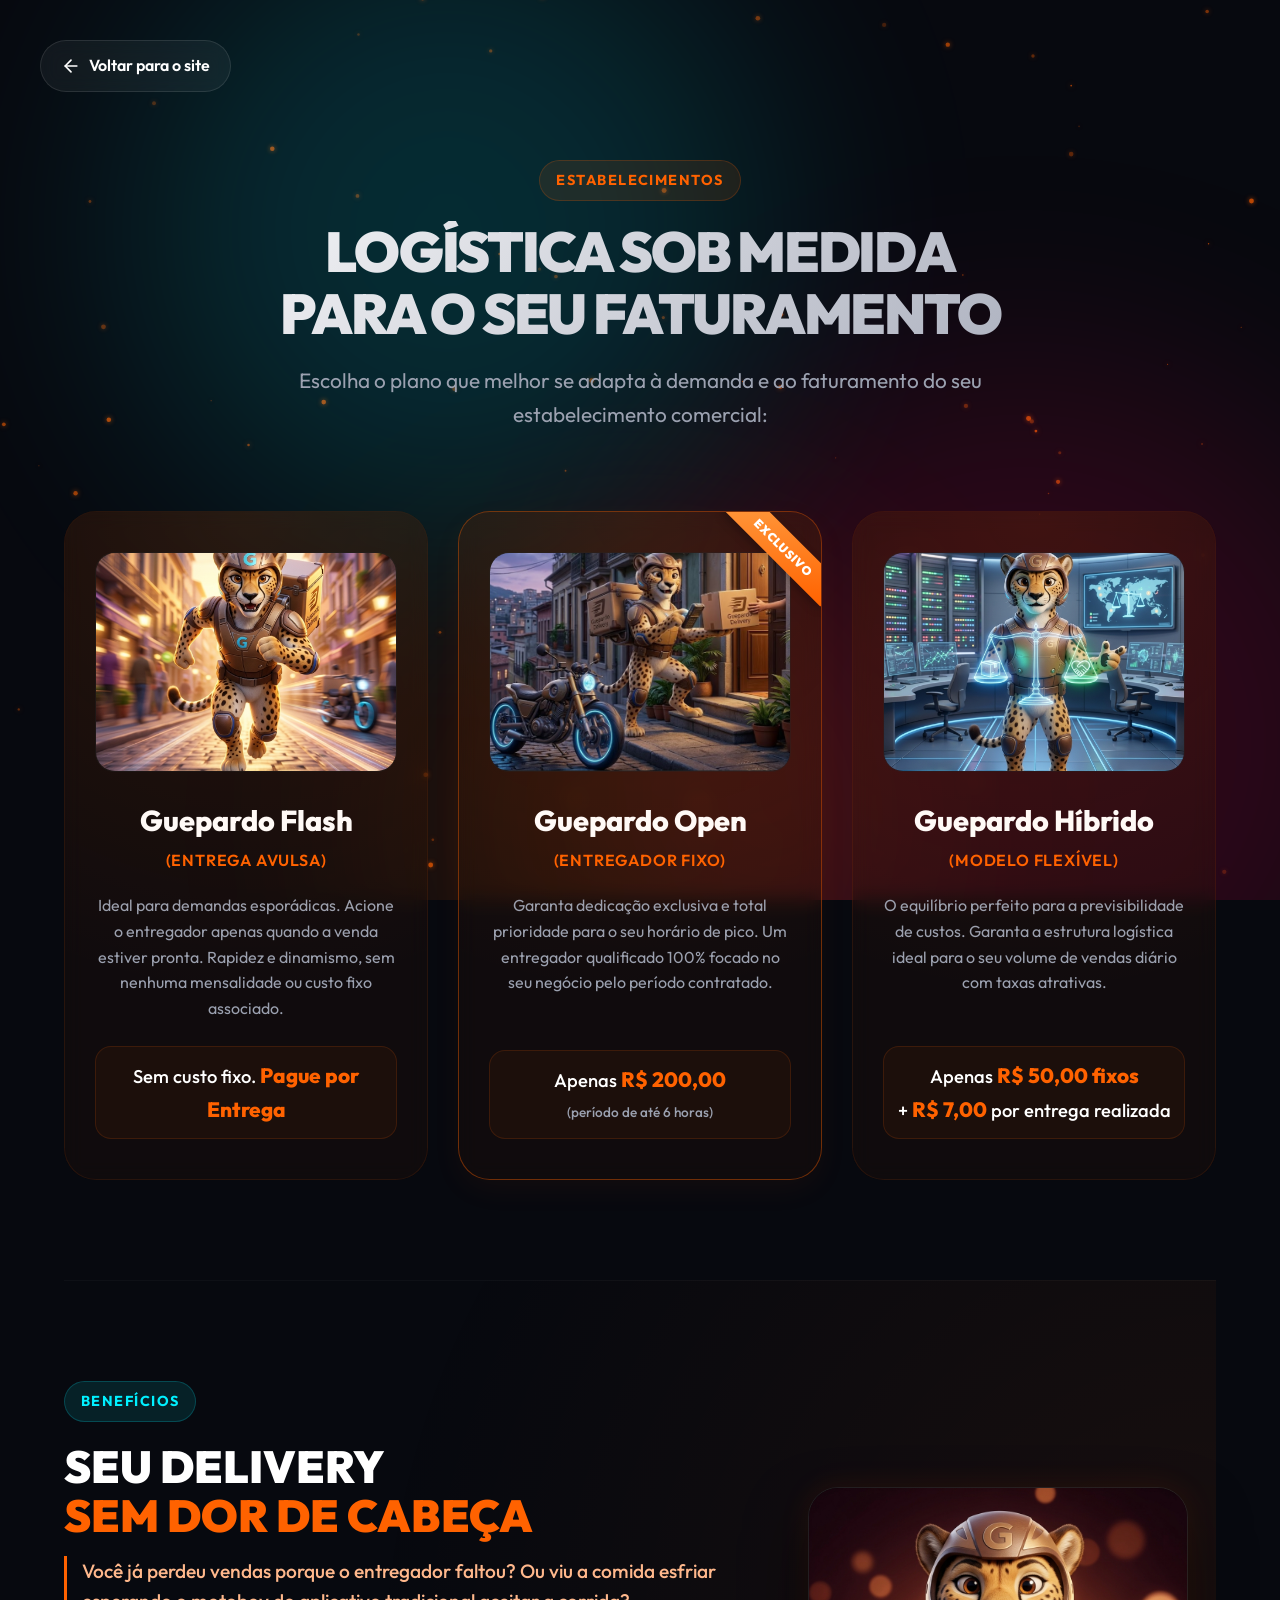
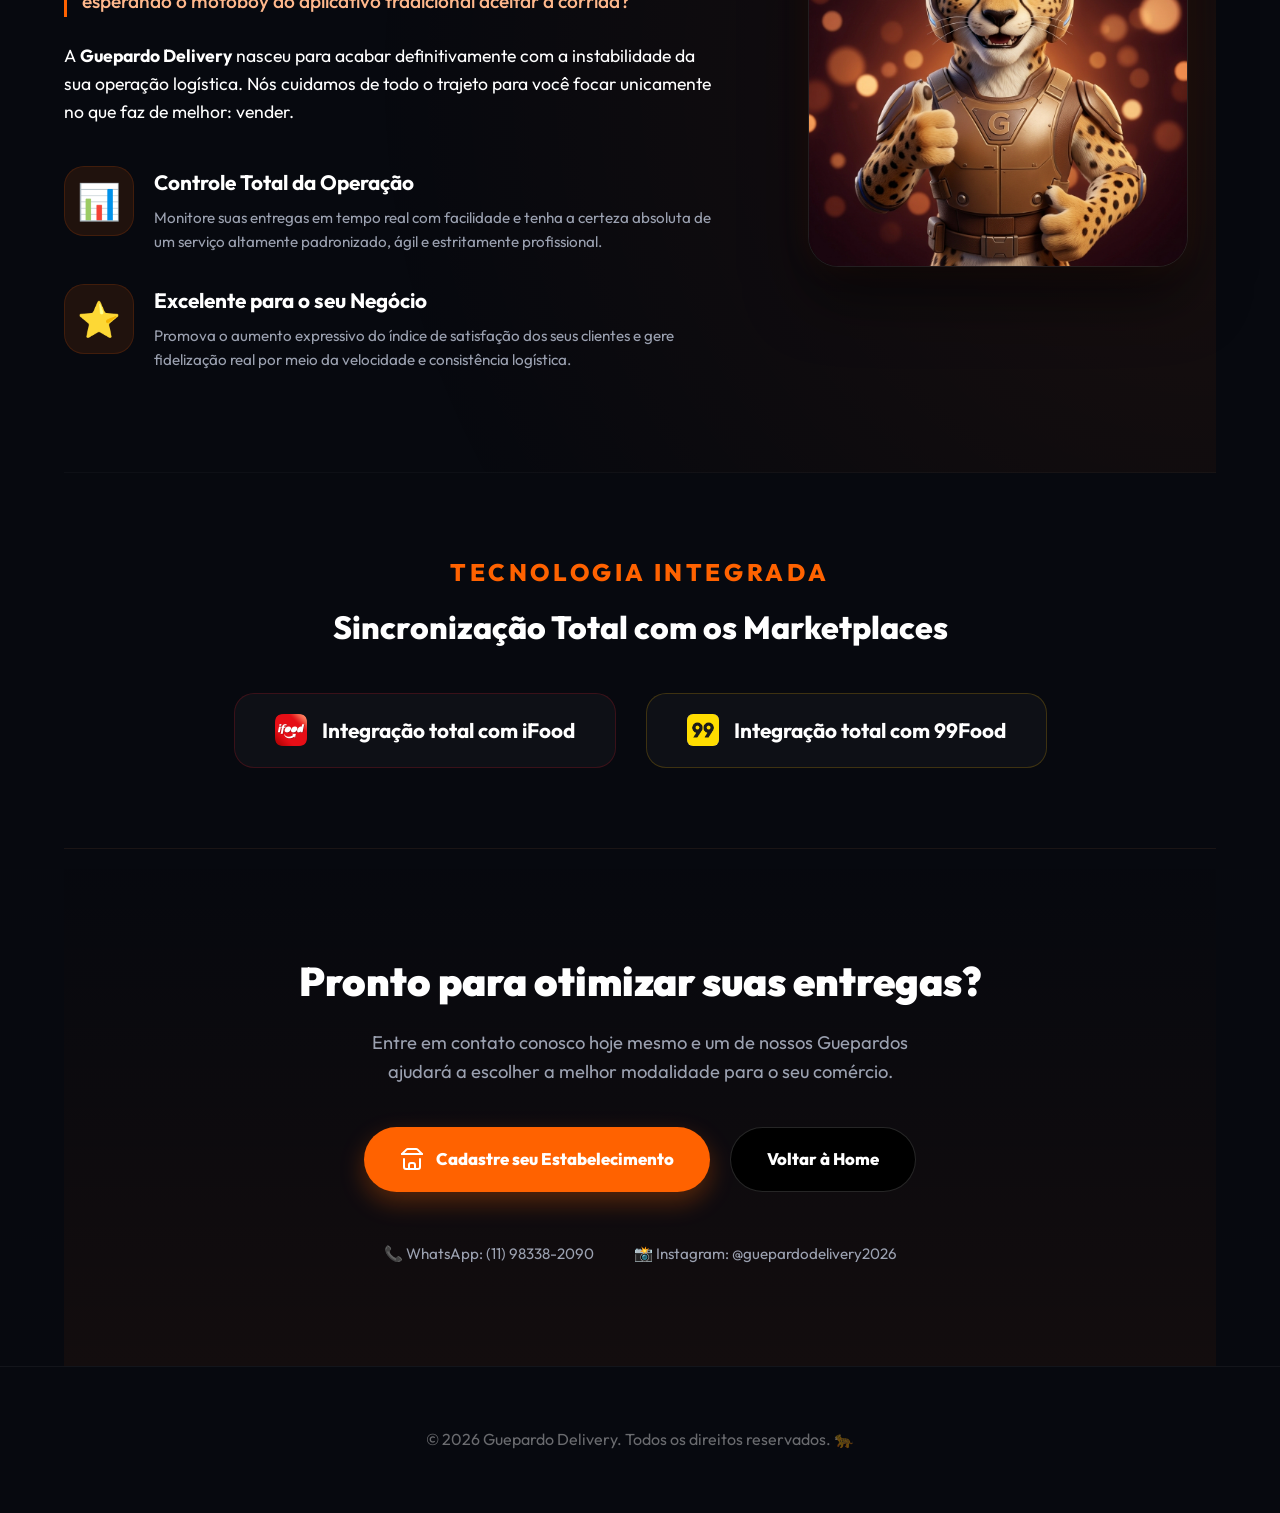
<file: estabelecimento.html>
<!DOCTYPE html>
<html lang="pt-br">
<head>
    <meta charset="UTF-8">
    <meta name="viewport" content="width=device-width, initial-scale=1.0">
    <title>Guepardo Delivery - Estabelecimento</title>
    <link rel="icon" type="image/png" href="assets/logo-icon.png">
    <link rel="stylesheet" href="style.css">
    <link rel="preconnect" href="https://fonts.googleapis.com">
    <link rel="preconnect" href="https://fonts.gstatic.com" crossorigin>
    <link href="https://fonts.googleapis.com/css2?family=Outfit:wght@300;400;500;600;700;800;900&display=swap" rel="stylesheet">
    <style>
        body {
            background-color: var(--bg-dark);
            color: var(--text-main);
            font-family: var(--font-main);
            overflow-x: hidden;
            position: relative;
            line-height: 1.6;
        }

        .back-home {
            position: fixed;
            top: 40px;
            left: 40px;
            z-index: 1000;
            background: rgba(255, 255, 255, 0.05);
            padding: 12px 20px;
            border-radius: 100px;
            color: #fff;
            text-decoration: none;
            backdrop-filter: blur(10px);
            border: 1px solid rgba(255, 255, 255, 0.1);
            font-weight: 600;
            display: flex;
            align-items: center;
            gap: 8px;
            transition: all 0.3s ease;
        }
        .back-home:hover {
            background: var(--primary-orange);
            color: #fff;
            transform: scale(1.05);
            box-shadow: 0 0 20px rgba(255, 98, 0, 0.4);
        }

        .services-hero {
            padding: 160px 0 80px;
            text-align: center;
            position: relative;
        }
        .services-hero h1 {
            font-size: 3.5rem;
            font-weight: 900;
            margin-bottom: 20px;
            letter-spacing: -0.04em;
            line-height: 1.1;
        }
        .services-hero p {
            font-size: 1.3rem;
            color: var(--text-muted);
            max-width: 800px;
            margin: 0 auto;
        }

        .badge-tag {
            background: rgba(255, 98, 0, 0.1);
            color: var(--primary-orange);
            padding: 8px 16px;
            border-radius: 100px;
            font-weight: 700;
            font-size: 0.9rem;
            display: inline-block;
            margin-bottom: 20px;
            letter-spacing: 0.1em;
            text-transform: uppercase;
            border: 1px solid rgba(255, 98, 0, 0.2);
        }

        .services-grid {
            display: grid;
            grid-template-columns: repeat(3, 1fr);
            gap: 30px;
            margin-bottom: 100px;
        }
        @media (max-width: 992px) {
            .services-grid {
                grid-template-columns: 1fr;
                max-width: 500px;
                margin: 0 auto 80px;
            }
        }

        .service-card {
            background: rgba(45, 20, 9, 0.25);
            backdrop-filter: blur(10px);
            border: 1px solid rgba(255, 98, 0, 0.1);
            border-radius: 32px;
            padding: 40px 30px;
            text-align: center;
            transition: var(--transition-smooth);
            position: relative;
            overflow: hidden;
            display: flex;
            flex-direction: column;
            justify-content: space-between;
        }
        .service-card::before {
            content: '';
            position: absolute;
            top: 0;
            left: 0;
            width: 100%;
            height: 100%;
            background: radial-gradient(circle at top, rgba(255, 98, 0, 0.1), transparent 70%);
            pointer-events: none;
        }
        .service-card:hover {
            transform: translateY(-10px);
            border-color: var(--primary-orange);
            box-shadow: 0 20px 40px rgba(255, 98, 0, 0.15);
        }

        .card-exclusive {
            border-color: rgba(255, 98, 0, 0.4);
            box-shadow: 0 10px 30px rgba(255, 98, 0, 0.05);
        }
        .card-exclusive::after {
            content: 'EXCLUSIVO';
            position: absolute;
            top: 20px;
            right: -30px;
            background: linear-gradient(135deg, #FF9F43, var(--primary-orange));
            color: #fff;
            font-size: 0.75rem;
            font-weight: 900;
            padding: 6px 30px;
            transform: rotate(45deg);
            box-shadow: 0 4px 10px rgba(0,0,0,0.25);
            letter-spacing: 0.05em;
        }

        .service-image-container {
            width: 100%;
            height: 220px;
            border-radius: 20px;
            overflow: hidden;
            margin-bottom: 25px;
            position: relative;
            background: rgba(0,0,0,0.3);
            border: 1px solid rgba(255,255,255,0.05);
        }
        .service-image-container img {
            width: 100%;
            height: 100%;
            object-fit: cover;
            transition: var(--transition-smooth);
        }
        .service-card:hover .service-image-container img {
            transform: scale(1.05);
        }

        .service-card h2 {
            font-size: 1.8rem;
            font-weight: 800;
            color: #fff;
            margin-bottom: 5px;
        }
        .service-card .subtitle {
            font-size: 1rem;
            color: var(--primary-orange);
            font-weight: 600;
            margin-bottom: 20px;
            text-transform: uppercase;
            letter-spacing: 0.05em;
        }
        .service-card p {
            font-size: 1rem;
            color: var(--text-muted);
            margin-bottom: 25px;
            flex-grow: 1;
        }

        .service-price {
            font-size: 1.15rem;
            color: #fff;
            background: rgba(255, 98, 0, 0.05);
            border: 1px solid rgba(255, 98, 0, 0.15);
            padding: 12px;
            border-radius: 16px;
            font-weight: 500;
        }
        .service-price strong {
            color: var(--primary-orange);
            font-size: 1.3rem;
            font-weight: 800;
        }

        /* Benefits Section */
        .benefits-section {
            padding: 100px 0;
            background: radial-gradient(circle at 100% 50%, rgba(255, 98, 0, 0.08), transparent 70%);
            border-top: 1px solid rgba(255, 255, 255, 0.03);
            border-bottom: 1px solid rgba(255, 255, 255, 0.03);
        }
        .benefits-container {
            display: flex;
            align-items: center;
            gap: 60px;
        }
        @media (max-width: 992px) {
            .benefits-container {
                flex-direction: column;
                text-align: center;
            }
        }
        .benefits-text {
            flex: 1.2;
        }
        .benefits-visual {
            flex: 0.8;
            display: flex;
            justify-content: center;
            align-items: center;
        }
        .benefits-visual img {
            width: 100%;
            max-width: 380px;
            border-radius: 30px;
            border: 1px solid rgba(255,255,255,0.08);
            box-shadow: 0 30px 60px rgba(0,0,0,0.5), 0 0 30px rgba(255, 98, 0, 0.1);
        }

        .benefits-text h2 {
            font-size: 2.8rem;
            font-weight: 900;
            margin-bottom: 15px;
            line-height: 1.1;
        }
        .benefits-text .problem-statement {
            font-size: 1.2rem;
            color: #FFB88C;
            font-weight: 500;
            margin-bottom: 25px;
            border-left: 3px solid var(--primary-orange);
            padding-left: 15px;
            text-align: left;
        }
        @media (max-width: 992px) {
            .benefits-text .problem-statement {
                border-left: none;
                border-top: 2px solid var(--primary-orange);
                border-bottom: 2px solid var(--primary-orange);
                padding: 15px 0;
                text-align: center;
            }
        }

        .benefits-text .solution-statement {
            font-size: 1.1rem;
            color: var(--text-main);
            margin-bottom: 40px;
        }

        .benefits-list {
            display: flex;
            flex-direction: column;
            gap: 30px;
        }
        .benefit-item {
            display: flex;
            gap: 20px;
            text-align: left;
        }
        @media (max-width: 992px) {
            .benefit-item {
                flex-direction: column;
                align-items: center;
                text-align: center;
            }
        }

        .benefit-icon-wrapper {
            font-size: 2.2rem;
            background: rgba(255, 98, 0, 0.1);
            width: 70px;
            height: 70px;
            min-width: 70px;
            border-radius: 20px;
            display: flex;
            align-items: center;
            justify-content: center;
            border: 1px solid rgba(255, 98, 0, 0.15);
            color: var(--primary-orange);
        }

        .benefit-info h3 {
            font-size: 1.3rem;
            font-weight: 700;
            color: #fff;
            margin-bottom: 6px;
        }
        .benefit-info p {
            color: var(--text-muted);
            font-size: 0.95rem;
        }

        /* Integration Section */
        .integration-section {
            padding: 80px 0;
            text-align: center;
        }
        .integration-title {
            font-size: 1.5rem;
            font-weight: 800;
            color: var(--primary-orange);
            letter-spacing: 0.15em;
            text-transform: uppercase;
            margin-bottom: 10px;
        }
        .integration-subtitle {
            font-size: 2rem;
            font-weight: 800;
            margin-bottom: 40px;
        }
        .integration-badges {
            display: flex;
            justify-content: center;
            gap: 30px;
            flex-wrap: wrap;
        }
        .integration-badge {
            background: rgba(255, 255, 255, 0.03);
            border: 1px solid rgba(255, 255, 255, 0.08);
            border-radius: 20px;
            padding: 20px 40px;
            display: flex;
            align-items: center;
            gap: 15px;
            transition: var(--transition-smooth);
            font-weight: 700;
            font-size: 1.3rem;
        }
        .badge-ifood {
            border-color: rgba(234, 28, 44, 0.2);
        }
        .badge-ifood:hover {
            border-color: #EA1C2C;
            box-shadow: 0 0 20px rgba(234, 28, 44, 0.2);
            background: rgba(234, 28, 44, 0.05);
            color: #EA1C2C;
        }
        .badge-99food {
            border-color: rgba(255, 191, 0, 0.2);
        }
        .badge-99food:hover {
            border-color: #FFBF00;
            box-shadow: 0 0 20px rgba(255, 191, 0, 0.2);
            background: rgba(255, 191, 0, 0.05);
            color: #FFBF00;
        }

        .badge-logo {
            width: 32px;
            height: 32px;
            object-fit: contain;
            border-radius: 6px;
        }

        /* CTA Footer */
        .cta-footer {
            padding: 100px 0;
            text-align: center;
            background: linear-gradient(to bottom, transparent, rgba(255, 98, 0, 0.05));
            border-top: 1px solid rgba(255, 255, 255, 0.03);
        }
        .cta-footer h2 {
            font-size: 2.5rem;
            font-weight: 900;
            margin-bottom: 15px;
        }
        .cta-footer p {
            font-size: 1.15rem;
            color: var(--text-muted);
            max-width: 600px;
            margin: 0 auto 40px;
        }
        .cta-buttons {
            display: flex;
            justify-content: center;
            gap: 20px;
            flex-wrap: wrap;
        }
        .btn-large {
            display: inline-flex;
            align-items: center;
            gap: 12px;
            padding: 18px 36px;
            border-radius: 100px;
            font-weight: 800;
            text-decoration: none;
            font-size: 1.05rem;
            transition: var(--transition-smooth);
        }
        .btn-primary-orange {
            background: var(--primary-orange);
            color: #fff;
            box-shadow: 0 10px 25px rgba(255, 98, 0, 0.3);
        }
        .btn-primary-orange:hover {
            background: var(--primary-orange-hover);
            transform: translateY(-3px);
            box-shadow: 0 15px 30px rgba(255, 98, 0, 0.4);
        }
        .btn-black {
            background: #000;
            color: #fff;
            border: 1px solid rgba(255, 255, 255, 0.15);
        }
        .btn-black:hover {
            border-color: var(--primary-orange);
            transform: translateY(-3px);
            box-shadow: 0 10px 25px rgba(255, 98, 0, 0.1);
        }

        .contacts-footer {
            margin-top: 50px;
            display: flex;
            justify-content: center;
            gap: 40px;
            color: var(--text-muted);
            font-size: 0.95rem;
        }
        @media (max-width: 576px) {
            .contacts-footer {
                flex-direction: column;
                align-items: center;
                gap: 15px;
            }
        }
        .contact-link {
            color: var(--text-muted);
            text-decoration: none;
            display: flex;
            align-items: center;
            gap: 8px;
            transition: var(--transition-smooth);
        }
        .contact-link:hover {
            color: var(--primary-orange);
        }
    </style>
    <!-- Google tag (gtag.js) -->
    <script async src="https://www.googletagmanager.com/gtag/js?id=G-DK4F89REHB"></script>
    <script>
      window.dataLayer = window.dataLayer || [];
      function gtag(){dataLayer.push(arguments);}
      gtag('js', new Date());

      gtag('config', 'G-DK4F89REHB');
      gtag('config', 'AW-18036476072');
    </script>
</head>
<body>
    <!-- Background Neon Effects -->
    <div class="background-effects">
        <canvas id="particleCanvas"></canvas>
        <div class="neon-orb orb-ciano"></div>
        <div class="neon-orb orb-magenta"></div>
        <div class="neon-orb orb-orange"></div>
    </div>

    <!-- Voltar para o site -->
    <a href="index.html" class="back-home">
        <svg width="20" height="20" viewBox="0 0 24 24" fill="none" stroke="currentColor" stroke-width="2" stroke-linecap="round" stroke-linejoin="round"><line x1="19" y1="12" x2="5" y2="12"></line><polyline points="12 19 5 12 12 5"></polyline></svg>
        Voltar para o site
    </a>

    <!-- Main Content -->
    <main class="container">
        <!-- Hero Section -->
        <section class="services-hero">
            <span class="badge-tag">Estabelecimentos</span>
            <h1 class="text-gradient">LOGÍSTICA SOB MEDIDA<br><span style="color: var(--primary-orange);">PARA O SEU FATURAMENTO</span></h1>
            <p>Escolha o plano que melhor se adapta à demanda e ao faturamento do seu estabelecimento comercial:</p>
        </section>

        <!-- Services Grid -->
        <section class="services-grid">
            <!-- Guepardo Flash -->
            <div class="service-card">
                <div>
                    <div class="service-image-container">
                        <img src="assets/cheetah_flash.png" alt="Guepardo Flash">
                    </div>
                    <h2>Guepardo Flash</h2>
                    <p class="subtitle">(Entrega Avulsa)</p>
                    <p>Ideal para demandas esporádicas. Acione o entregador apenas quando a venda estiver pronta. Rapidez e dinamismo, sem nenhuma mensalidade ou custo fixo associado.</p>
                </div>
                <div class="service-price">
                    Sem custo fixo. <strong>Pague por Entrega</strong>
                </div>
            </div>

            <!-- Guepardo Open -->
            <div class="service-card card-exclusive">
                <div>
                    <div class="service-image-container">
                        <img src="assets/cheetah_motorcycle.png" alt="Guepardo Open">
                    </div>
                    <h2>Guepardo Open</h2>
                    <p class="subtitle">(Entregador Fixo)</p>
                    <p>Garanta dedicação exclusiva e total prioridade para o seu horário de pico. Um entregador qualificado 100% focado no seu negócio pelo período contratado.</p>
                </div>
                <div class="service-price">
                    Apenas <strong>R$ 200,00</strong> <br><span style="font-size: 0.85rem; color: var(--text-muted);">(período de até 6 horas)</span>
                </div>
            </div>

            <!-- Guepardo Híbrido -->
            <div class="service-card">
                <div>
                    <div class="service-image-container">
                        <img src="assets/cheetah_hybrid.png" alt="Guepardo Híbrido">
                    </div>
                    <h2>Guepardo Híbrido</h2>
                    <p class="subtitle">(Modelo Flexível)</p>
                    <p>O equilíbrio perfeito para a previsibilidade de custos. Garanta a estrutura logística ideal para o seu volume de vendas diário com taxas atrativas.</p>
                </div>
                <div class="service-price">
                    Apenas <strong>R$ 50,00 fixos</strong> <br>+ <strong>R$ 7,00</strong> por entrega realizada
                </div>
            </div>
        </section>

        <!-- Benefits Section -->
        <section class="benefits-section">
            <div class="benefits-container">
                <div class="benefits-text">
                    <span class="badge-tag" style="background: rgba(0, 240, 255, 0.1); color: var(--accent-ciano); border-color: rgba(0, 240, 255, 0.2);">Benefícios</span>
                    <h2>SEU DELIVERY<br><span style="color: var(--primary-orange);">SEM DOR DE CABEÇA</span></h2>
                    
                    <p class="problem-statement">
                        Você já perdeu vendas porque o entregador faltou? Ou viu a comida esfriar esperando o motoboy do aplicativo tradicional aceitar a corrida?
                    </p>

                    <p class="solution-statement">
                        A <strong>Guepardo Delivery</strong> nasceu para acabar definitivamente com a instabilidade da sua operação logística. Nós cuidamos de todo o trajeto para você focar unicamente no que faz de melhor: vender.
                    </p>

                    <div class="benefits-list">
                        <!-- Benefit 1 -->
                        <div class="benefit-item">
                            <div class="benefit-icon-wrapper">
                                📊
                            </div>
                            <div class="benefit-info">
                                <h3>Controle Total da Operação</h3>
                                <p>Monitore suas entregas em tempo real com facilidade e tenha a certeza absoluta de um serviço altamente padronizado, ágil e estritamente profissional.</p>
                            </div>
                        </div>

                        <!-- Benefit 2 -->
                        <div class="benefit-item">
                            <div class="benefit-icon-wrapper">
                                ⭐
                            </div>
                            <div class="benefit-info">
                                <h3>Excelente para o seu Negócio</h3>
                                <p>Promova o aumento expressivo do índice de satisfação dos seus clientes e gere fidelização real por meio da velocidade e consistência logística.</p>
                            </div>
                        </div>
                    </div>
                </div>

                <div class="benefits-visual">
                    <img src="assets/cheetah_thumbs_up.png" alt="Guepardo Thumbs Up">
                </div>
            </div>
        </section>

        <!-- Integration Section -->
        <section class="integration-section">
            <h3 class="integration-title">Tecnologia Integrada</h3>
            <h2 class="integration-subtitle">Sincronização Total com os Marketplaces</h2>
            <div class="integration-badges">
                <div class="integration-badge badge-ifood">
                    <img src="assets/ifood_logo.png" alt="iFood Logo" class="badge-logo"> Integração total com iFood
                </div>
                <div class="integration-badge badge-99food">
                    <img src="assets/logo_99.png" alt="99 Logo" class="badge-logo"> Integração total com 99Food
                </div>
            </div>
        </section>

        <!-- CTA Section -->
        <section class="cta-footer">
            <h2>Pronto para otimizar suas entregas?</h2>
            <p>Entre em contato conosco hoje mesmo e um de nossos Guepardos ajudará a escolher a melhor modalidade para o seu comércio.</p>
            <div class="cta-buttons">
                <a href="https://guepardodelivery-estabelecimento.com/" onclick="trackInscricao()" target="_blank" rel="noopener noreferrer" class="btn-large btn-primary-orange">
                    <svg width="24" height="24" viewBox="0 0 24 24" fill="none" stroke="currentColor" stroke-width="2" stroke-linecap="round" stroke-linejoin="round">
                        <path d="m2 7 4.41-4.41A2 2 0 0 1 7.83 2h8.34a2 2 0 0 1 1.42.59L22 7"></path>
                        <path d="M4 12v8a2 2 0 0 0 2 2h12a2 2 0 0 0 2-2v-8"></path>
                        <path d="M15 22v-4a2 2 0 0 0-2-2h-2a2 2 0 0 0-2 2v4"></path>
                        <path d="M2 7h20"></path>
                    </svg>
                    Cadastre seu Estabelecimento
                </a>
                <a href="index.html" class="btn-large btn-black">
                    Voltar à Home
                </a>
            </div>
            <div class="contacts-footer">
                <a href="https://wa.me/5511983382090" target="_blank" class="contact-link">
                    📞 WhatsApp: (11) 98338-2090
                </a>
                <a href="https://www.instagram.com/guepardodelivery2026/" target="_blank" class="contact-link">
                    📸 Instagram: @guepardodelivery2026
                </a>
            </div>
        </section>
    </main>

    <footer style="padding: 60px 0; border-top: 1px solid rgba(255,255,255,0.05); text-align: center; color: rgba(255,255,255,0.4);">
        <p>&copy; 2026 Guepardo Delivery. Todos os direitos reservados. 🐆</p>
    </footer>

    <script src="particles.js"></script>
    <script src="script.js"></script>
</body>
</html>
</file>
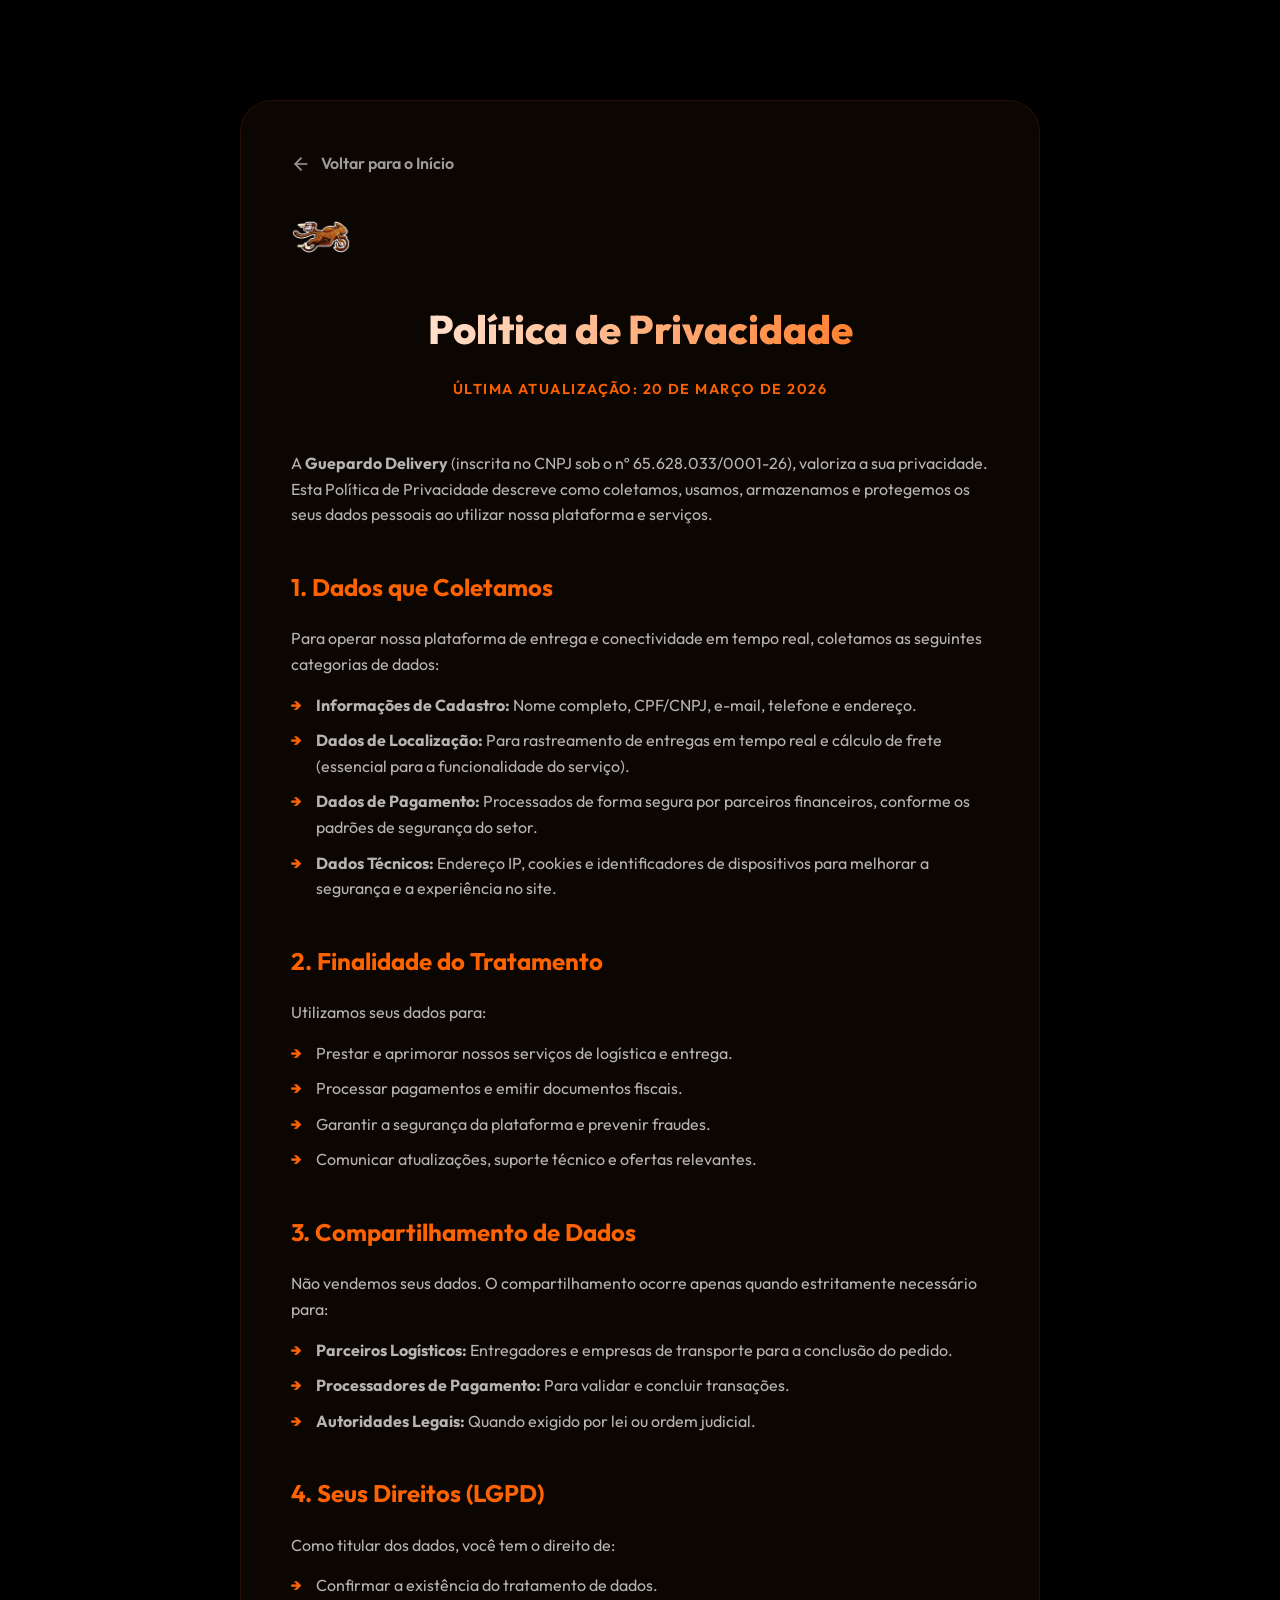
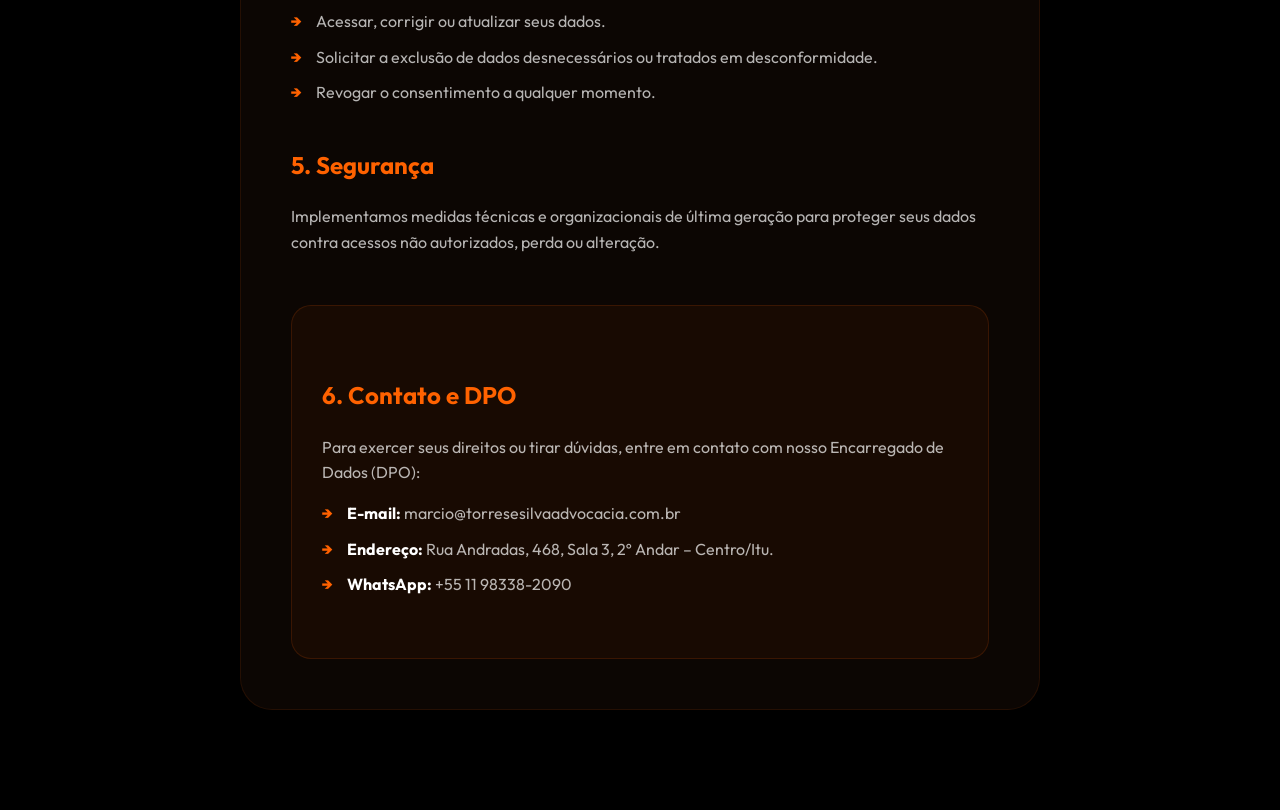
<file: privacy.html>
<!DOCTYPE html>
<html lang="pt-br">
<head>
    <meta charset="UTF-8">
    <meta name="viewport" content="width=device-width, initial-scale=1.0">
    <title>Guepardo Delivery</title>
    <link rel="icon" type="image/png" href="assets/logo-icon.png">
    <link rel="stylesheet" href="style.css">
    <link rel="preconnect" href="https://fonts.googleapis.com">
    <link rel="preconnect" href="https://fonts.gstatic.com" crossorigin>
    <link href="https://fonts.googleapis.com/css2?family=Outfit:wght@300;400;500;600;700;800;900&display=swap" rel="stylesheet">
    <style>
        body {
            background: #000;
            color: #fff;
            line-height: 1.6;
        }
        .privacy-container {
            max-width: 800px;
            margin: 100px auto;
            padding: 50px;
            background: rgba(30, 15, 8, 0.4);
            backdrop-filter: blur(20px);
            border: 1px solid rgba(255, 98, 0, 0.1);
            border-radius: 32px;
            box-shadow: 0 40px 100px rgba(0,0,0,0.8);
        }
        .privacy-header {
            text-align: center;
            margin-bottom: 50px;
        }
        .privacy-header h1 {
            font-size: 2.5rem;
            font-weight: 800;
            margin-bottom: 15px;
            background: linear-gradient(90deg, #fff, var(--primary-orange));
            -webkit-background-clip: text;
            background-clip: text;
            -webkit-text-fill-color: transparent;
        }
        .last-update {
            color: var(--primary-orange);
            font-weight: 600;
            font-size: 0.9rem;
            text-transform: uppercase;
            letter-spacing: 0.1em;
        }
        .privacy-content h2 {
            font-size: 1.5rem;
            margin-top: 40px;
            margin-bottom: 20px;
            color: var(--primary-orange);
            display: flex;
            align-items: center;
            gap: 15px;
        }
        .privacy-content p, .privacy-content li {
            color: rgba(255, 255, 255, 0.7);
            margin-bottom: 15px;
        }
        .privacy-content ul {
            list-style: none;
            padding-left: 0;
            margin-bottom: 30px;
        }
        .privacy-content li {
            position: relative;
            padding-left: 25px;
            margin-bottom: 10px;
        }
        .privacy-content li::before {
            content: '→';
            position: absolute;
            left: 0;
            color: var(--primary-orange);
            font-weight: 800;
        }
        .back-home {
            display: inline-flex;
            align-items: center;
            gap: 10px;
            color: #fff;
            text-decoration: none;
            margin-bottom: 30px;
            font-weight: 600;
            transition: all 0.3s ease;
            opacity: 0.6;
        }
        .back-home:hover {
            opacity: 1;
            color: var(--primary-orange);
            transform: translateX(-5px);
        }
        .contact-box {
            background: rgba(255, 98, 0, 0.05);
            border: 1px solid rgba(255, 98, 0, 0.15);
            padding: 30px;
            border-radius: 20px;
            margin-top: 50px;
        }
        .contact-box strong {
            color: #fff;
        }
    </style>
    <!-- Google tag (gtag.js) -->
    <script async src="https://www.googletagmanager.com/gtag/js?id=G-DK4F89REHB"></script>
    <script>
      window.dataLayer = window.dataLayer || [];
      function gtag(){dataLayer.push(arguments);}
      gtag('js', new Date());

      gtag('config', 'G-DK4F89REHB');
      gtag('config', 'AW-18036476072');
    </script>
    <!-- Meta Pixel Code -->
    <script>
    !function(f,b,e,v,n,t,s)
    {if(f.fbq)return;n=f.fbq=function(){n.callMethod?
    n.callMethod.apply(n,arguments):n.queue.push(arguments)};
    if(!f._fbq)f._fbq=n;n.push=n;n.loaded=!0;n.version='2.0';
    n.queue=[];t=b.createElement(e);t.async=!0;
    t.src=v;s=b.getElementsByTagName(e)[0];
    s.parentNode.insertBefore(t,s)}(window, document,'script',
    'https://connect.facebook.net/en_US/fbevents.js');
    fbq('init', '1509511614221878');
    fbq('track', 'PageView');
    </script>
    <noscript><img height="1" width="1" style="display:none"
    src="https://www.facebook.com/tr?id=1509511614221878&ev=PageView&noscript=1"
    /></noscript>
    <!-- End Meta Pixel Code -->
</head>
<body>
    <div class="container">
        <div class="privacy-container">
            <a href="index.html" class="back-home">
                <svg width="20" height="20" viewBox="0 0 24 24" fill="none" stroke="currentColor" stroke-width="2" stroke-linecap="round" stroke-linejoin="round"><line x1="19" y1="12" x2="5" y2="12"></line><polyline points="12 19 5 12 12 5"></polyline></svg>
                Voltar para o Início
            </a>

            <header class="privacy-header">
                <div class="logo" style="margin-bottom: 30px;">
                    <img src="assets/logo-icon.png" alt="Guepardo" style="height: 60px;">
                </div>
                <h1>Política de Privacidade</h1>
                <span class="last-update">Última atualização: 20 de março de 2026</span>
            </header>

            <div class="privacy-content">
                <p>A <strong>Guepardo Delivery</strong> (inscrita no CNPJ sob o nº 65.628.033/0001-26), valoriza a sua privacidade. Esta Política de Privacidade descreve como coletamos, usamos, armazenamos e protegemos os seus dados pessoais ao utilizar nossa plataforma e serviços.</p>

                <h2>1. Dados que Coletamos</h2>
                <p>Para operar nossa plataforma de entrega e conectividade em tempo real, coletamos as seguintes categorias de dados:</p>
                <ul>
                    <li><strong>Informações de Cadastro:</strong> Nome completo, CPF/CNPJ, e-mail, telefone e endereço.</li>
                    <li><strong>Dados de Localização:</strong> Para rastreamento de entregas em tempo real e cálculo de frete (essencial para a funcionalidade do serviço).</li>
                    <li><strong>Dados de Pagamento:</strong> Processados de forma segura por parceiros financeiros, conforme os padrões de segurança do setor.</li>
                    <li><strong>Dados Técnicos:</strong> Endereço IP, cookies e identificadores de dispositivos para melhorar a segurança e a experiência no site.</li>
                </ul>

                <h2>2. Finalidade do Tratamento</h2>
                <p>Utilizamos seus dados para:</p>
                <ul>
                    <li>Prestar e aprimorar nossos serviços de logística e entrega.</li>
                    <li>Processar pagamentos e emitir documentos fiscais.</li>
                    <li>Garantir a segurança da plataforma e prevenir fraudes.</li>
                    <li>Comunicar atualizações, suporte técnico e ofertas relevantes.</li>
                </ul>

                <h2>3. Compartilhamento de Dados</h2>
                <p>Não vendemos seus dados. O compartilhamento ocorre apenas quando estritamente necessário para:</p>
                <ul>
                    <li><strong>Parceiros Logísticos:</strong> Entregadores e empresas de transporte para a conclusão do pedido.</li>
                    <li><strong>Processadores de Pagamento:</strong> Para validar e concluir transações.</li>
                    <li><strong>Autoridades Legais:</strong> Quando exigido por lei ou ordem judicial.</li>
                </ul>

                <h2>4. Seus Direitos (LGPD)</h2>
                <p>Como titular dos dados, você tem o direito de:</p>
                <ul>
                    <li>Confirmar a existência do tratamento de dados.</li>
                    <li>Acessar, corrigir ou atualizar seus dados.</li>
                    <li>Solicitar a exclusão de dados desnecessários ou tratados em desconformidade.</li>
                    <li>Revogar o consentimento a qualquer momento.</li>
                </ul>

                <h2>5. Segurança</h2>
                <p>Implementamos medidas técnicas e organizacionais de última geração para proteger seus dados contra acessos não autorizados, perda ou alteração.</p>

                <div class="contact-box">
                    <h2>6. Contato e DPO</h2>
                    <p>Para exercer seus direitos ou tirar dúvidas, entre em contato com nosso Encarregado de Dados (DPO):</p>
                    <ul>
                        <li><strong>E-mail:</strong> marcio@torresesilvaadvocacia.com.br</li>
                        <li><strong>Endereço:</strong> Rua Andradas, 468, Sala 3, 2º Andar – Centro/Itu.</li>
                        <li><strong>WhatsApp:</strong> +55 11 98338-2090</li>
                    </ul>
                </div>
            </div>
        </div>
    </div>
</body>
</html>
</file>
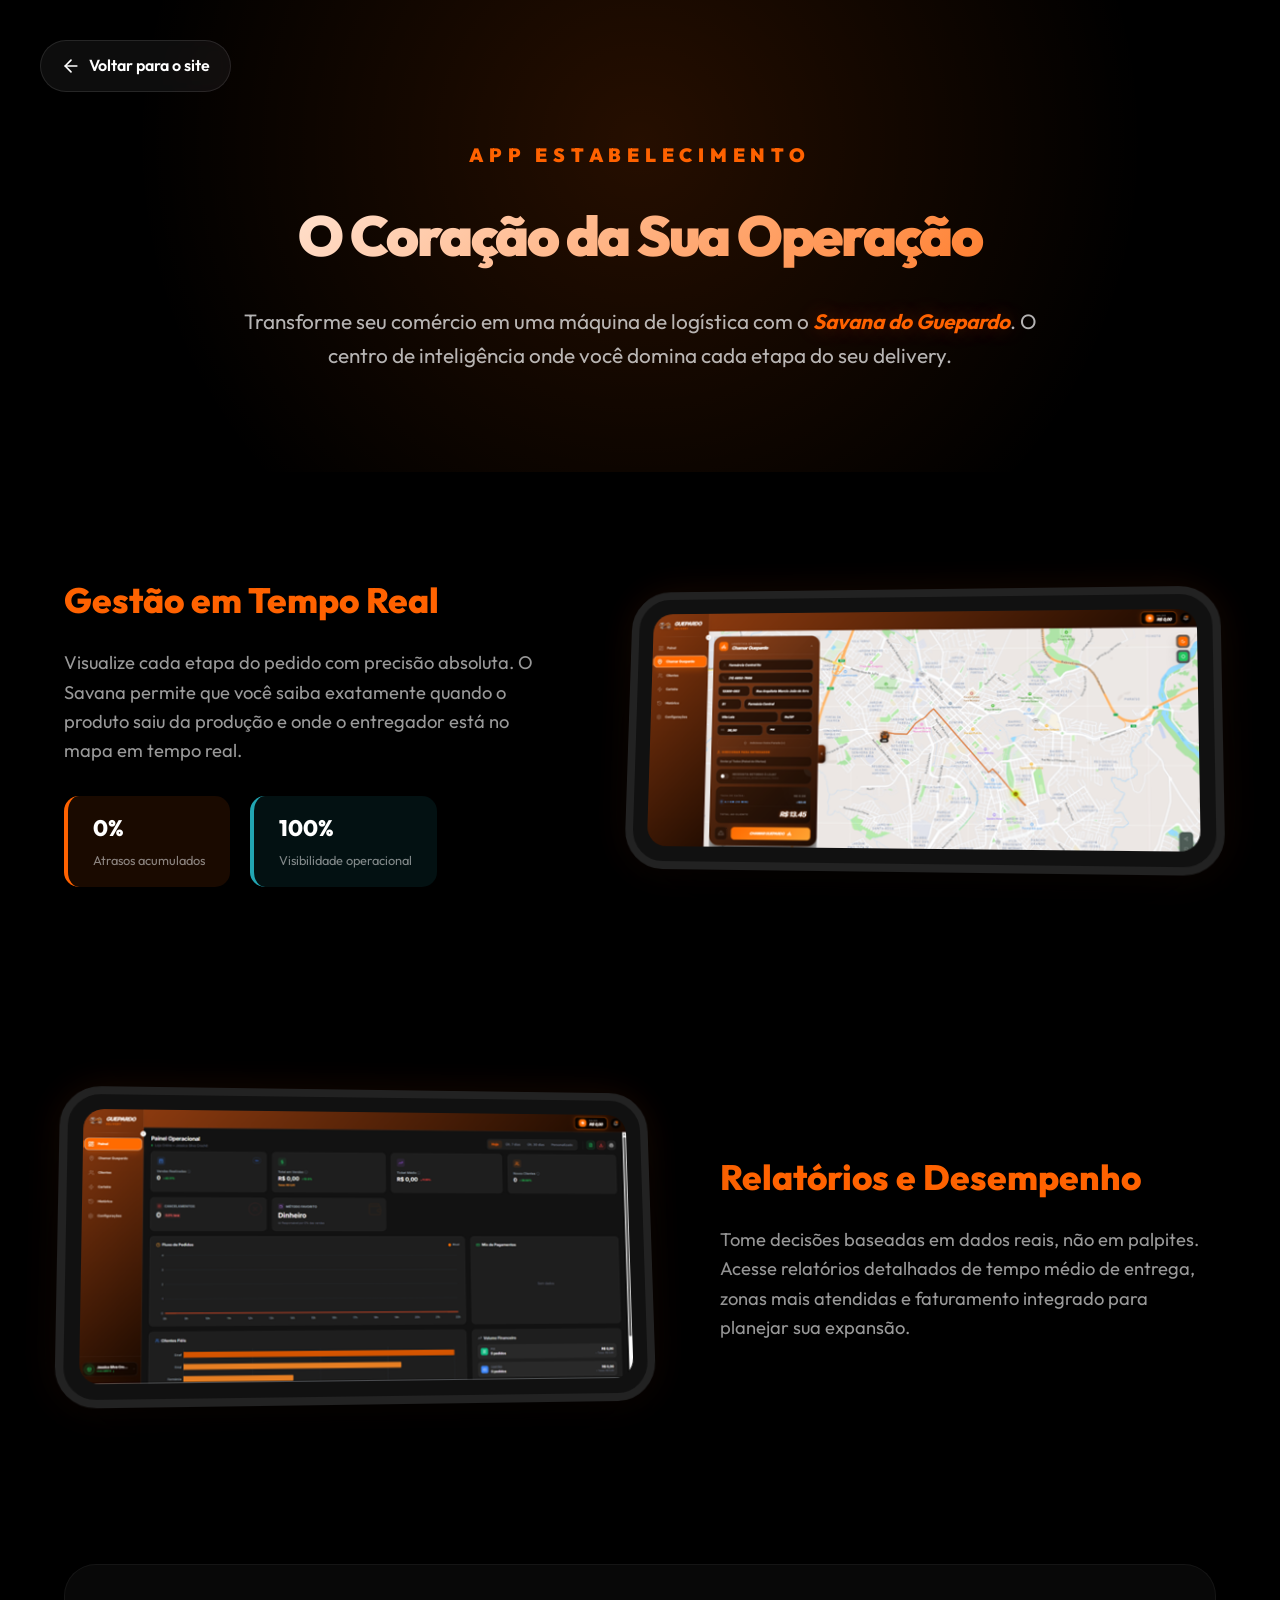
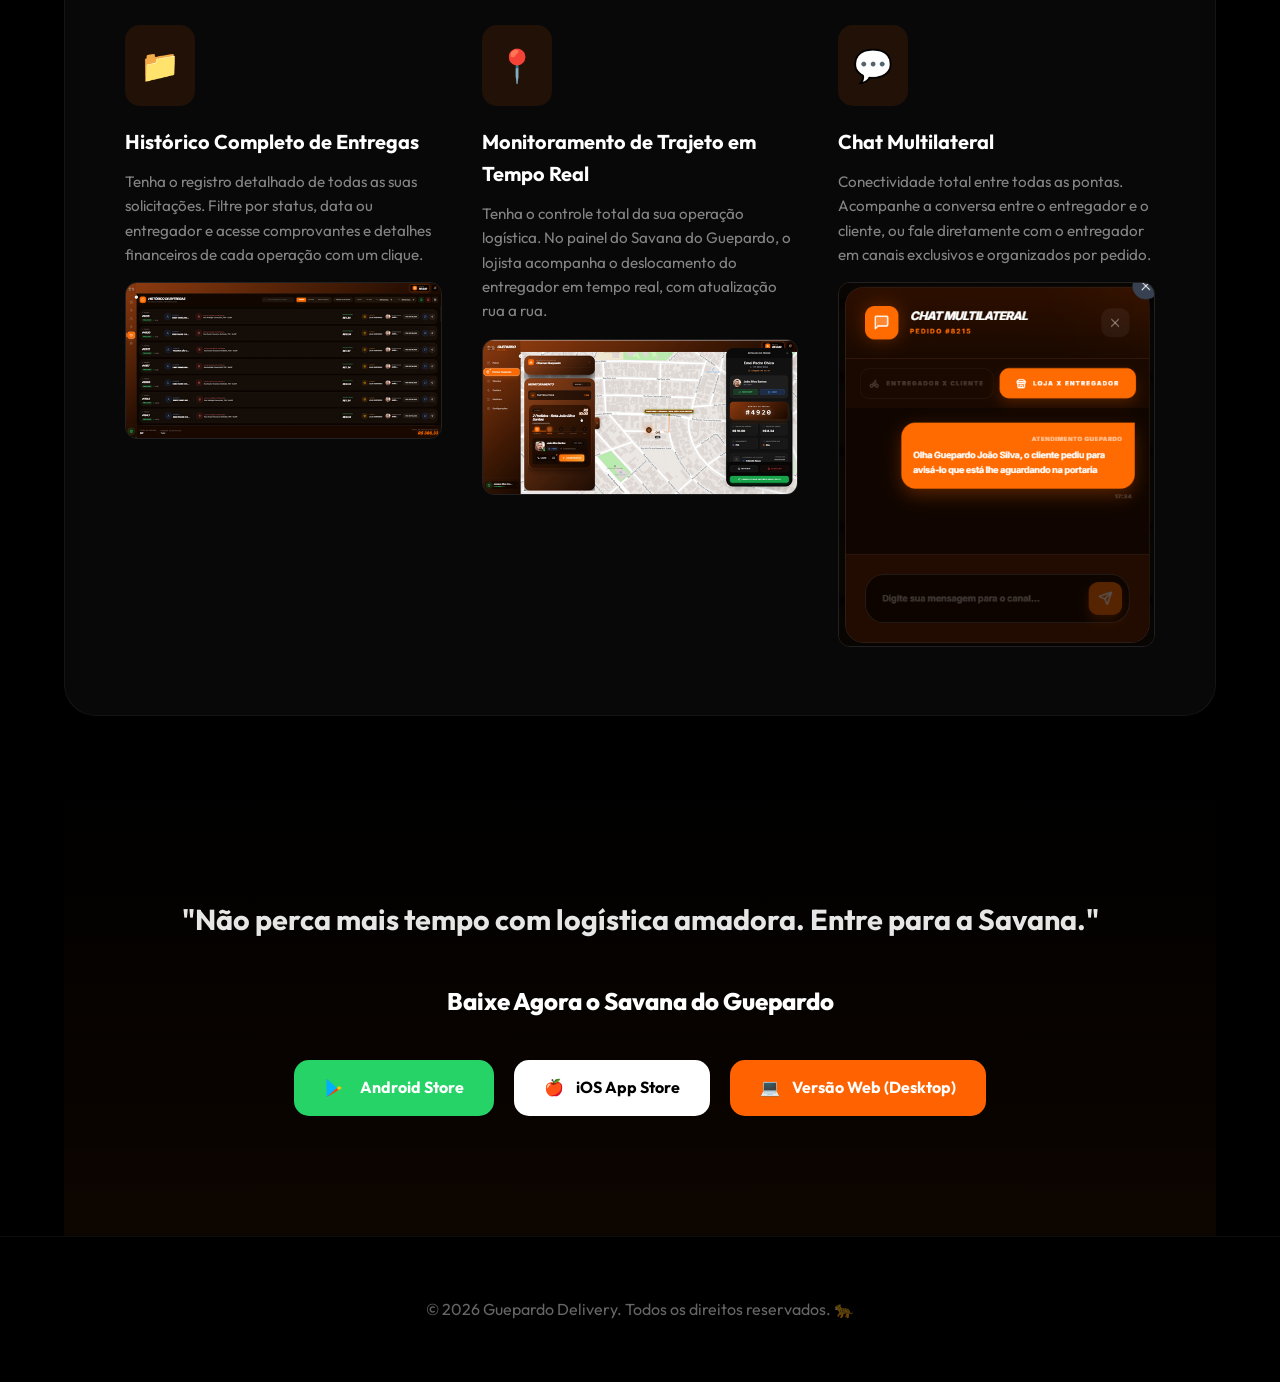
<file: savana.html>
<!DOCTYPE html>
<html lang="pt-br">
<head>
    <meta charset="UTF-8">
    <meta name="viewport" content="width=device-width, initial-scale=1.0">
    <title>Guepardo Delivery</title>
    <link rel="icon" type="image/png" href="assets/logo-icon.png">
    <link rel="stylesheet" href="style.css">
    <link rel="preconnect" href="https://fonts.googleapis.com">
    <link rel="preconnect" href="https://fonts.gstatic.com" crossorigin>
    <link href="https://fonts.googleapis.com/css2?family=Outfit:wght@300;400;500;600;700;800;900&display=swap" rel="stylesheet">
    <style>
        body {
            background: #000;
            color: #fff;
            line-height: 1.6;
            font-family: 'Outfit', sans-serif;
            overflow-x: hidden;
        }
        .savana-hero {
            padding: 140px 0 100px;
            text-align: center;
            background: radial-gradient(circle at 50% 30%, rgba(255, 98, 0, 0.15), transparent 70%);
        }
        .savana-hero h1 {
            font-size: 3.5rem;
            font-weight: 900;
            margin-bottom: 25px;
            letter-spacing: -0.04em;
            background: linear-gradient(135deg, #fff 0%, var(--primary-orange) 100%);
            -webkit-background-clip: text;
            background-clip: text;
            -webkit-text-fill-color: transparent;
        }
        .savana-hero p {
            font-size: 1.3rem;
            color: rgba(255, 255, 255, 0.7);
            max-width: 800px;
            margin: 0 auto;
            font-weight: 400;
        }
        .savana-name {
            font-style: italic;
            font-weight: 700;
            color: var(--primary-orange);
            text-shadow: 0 0 20px rgba(255, 98, 0, 0.3);
        }
        .savana-section {
            padding: 100px 0;
            display: flex;
            align-items: center;
            gap: 60px;
        }
        .savana-section.reverse {
            flex-direction: row-reverse;
        }
        @media (max-width: 992px) {
            .savana-section, .savana-section.reverse {
                flex-direction: column;
                text-align: center;
            }
        }
        .section-content {
            flex: 1;
        }
        .section-content h2 {
            font-size: 2.2rem;
            font-weight: 800;
            margin-bottom: 20px;
            color: var(--primary-orange);
        }
        .section-content p {
            font-size: 1.15rem;
            color: rgba(255, 255, 255, 0.6);
        }
        .mockup-wrapper {
            flex: 1.2;
            perspective: 1000px;
        }
        .device-frame {
            background: #111;
            padding: 15px;
            border-radius: 40px;
            border: 8px solid #222;
            box-shadow: 0 50px 100px rgba(0,0,0,0.8), 0 0 40px rgba(255, 98, 0, 0.1);
            transform: rotateY(-5deg) rotateX(5deg);
            transition: all 0.5s ease;
        }
        .savana-section.reverse .device-frame {
            transform: rotateY(5deg) rotateX(5deg);
        }
        .device-frame:hover {
            transform: scale(1.02);
            border-color: var(--primary-orange);
        }
        .device-frame img {
            width: 100%;
            height: auto;
            border-radius: 20px;
            display: block;
        }
        .features-box {
            background: rgba(255, 255, 255, 0.03);
            border: 1px solid rgba(255, 255, 255, 0.05);
            border-radius: 32px;
            padding: 60px;
            margin: 60px 0;
        }
        .features-grid {
            display: grid;
            grid-template-columns: repeat(3, 1fr);
            gap: 40px;
        }
        @media (max-width: 768px) {
            .features-grid { grid-template-columns: 1fr; }
        }
        .feature-item {
            text-align: left;
        }
        .feature-icon {
            font-size: 2rem;
            margin-bottom: 20px;
            display: inline-block;
            background: rgba(255, 98, 0, 0.1);
            padding: 15px;
            border-radius: 15px;
        }
        .feature-item h3 {
            font-size: 1.25rem;
            margin-bottom: 12px;
            color: #fff;
        }
        .feature-item p {
            font-size: 0.95rem;
            color: rgba(255,255,255,0.5);
        }
        .cta-footer {
            text-align: center;
            padding: 120px 0;
            background: linear-gradient(to bottom, transparent, rgba(255, 98, 0, 0.05));
        }
        .impact-phrase {
            font-size: 1.8rem;
            font-weight: 700;
            margin-bottom: 40px;
            color: rgba(255,255,255,0.9);
        }
        .download-btns {
            display: flex;
            justify-content: center;
            gap: 20px;
            flex-wrap: wrap;
        }
        .btn-download {
            padding: 15px 30px;
            border-radius: 15px;
            text-decoration: none;
            font-weight: 700;
            display: flex;
            align-items: center;
            gap: 12px;
            transition: all 0.3s ease;
        }
        .btn-android { background: #25d366; color: #fff; }
        .btn-ios { background: #fff; color: #000; }
        .btn-web { background: var(--primary-orange); color: #fff; }
        .btn-download:hover { transform: translateY(-5px); box-shadow: 0 10px 30px rgba(0,0,0,0.3); }

        .back-home {
            position: fixed;
            top: 40px;
            left: 40px;
            z-index: 1000;
            background: rgba(255, 255, 255, 0.05);
            padding: 12px 20px;
            border-radius: 100px;
            color: #fff;
            text-decoration: none;
            backdrop-filter: blur(10px);
            border: 1px solid rgba(255, 255, 255, 0.1);
            font-weight: 600;
            display: flex;
            align-items: center;
            gap: 8px;
            transition: all 0.3s ease;
        }
        .back-home:hover {
            background: var(--primary-orange);
            color: #fff;
            transform: scale(1.05);
        }
    </style>
    <!-- Google tag (gtag.js) -->
    <script async src="https://www.googletagmanager.com/gtag/js?id=G-DK4F89REHB"></script>
    <script>
      window.dataLayer = window.dataLayer || [];
      function gtag(){dataLayer.push(arguments);}
      gtag('js', new Date());

      gtag('config', 'G-DK4F89REHB');
      gtag('config', 'AW-18036476072');
    </script>
    <!-- Meta Pixel Code -->
    <script>
    !function(f,b,e,v,n,t,s)
    {if(f.fbq)return;n=f.fbq=function(){n.callMethod?
    n.callMethod.apply(n,arguments):n.queue.push(arguments)};
    if(!f._fbq)f._fbq=n;n.push=n;n.loaded=!0;n.version='2.0';
    n.queue=[];t=b.createElement(e);t.async=!0;
    t.src=v;s=b.getElementsByTagName(e)[0];
    s.parentNode.insertBefore(t,s)}(window, document,'script',
    'https://connect.facebook.net/en_US/fbevents.js');
    fbq('init', '1509511614221878');
    fbq('track', 'PageView');
    </script>
    <noscript><img height="1" width="1" style="display:none"
    src="https://www.facebook.com/tr?id=1509511614221878&ev=PageView&noscript=1"
    /></noscript>
    <!-- End Meta Pixel Code -->
</head>
<body>
    <a href="index.html" class="back-home">
        <svg width="20" height="20" viewBox="0 0 24 24" fill="none" stroke="currentColor" stroke-width="2" stroke-linecap="round" stroke-linejoin="round"><line x1="19" y1="12" x2="5" y2="12"></line><polyline points="12 19 5 12 12 5"></polyline></svg>
        Voltar para o site
    </a>

    <header class="savana-hero">
        <div class="container">
            <h1 style="font-size: 1.2rem; text-transform: uppercase; letter-spacing: 0.3em; margin-bottom: 20px; background: none; -webkit-text-fill-color: initial; color: var(--primary-orange);">APP ESTABELECIMENTO</h1>
            <h1>O Coração da Sua Operação</h1>
            <p>Transforme seu comércio em uma máquina de logística com o <span class="savana-name">Savana do Guepardo</span>. O centro de inteligência onde você domina cada etapa do seu delivery.</p>
        </div>
    </header>

    <main class="container">
        <!-- Section 1 -->
        <section class="savana-section">
            <div class="section-content">
                <h2>Gestão em Tempo Real</h2>
                <p>Visualize cada etapa do pedido com precisão absoluta. O Savana permite que você saiba exatamente quando o produto saiu da produção e onde o entregador está no mapa em tempo real.</p>
                <div style="margin-top: 30px; display: flex; gap: 20px; flex-wrap: wrap;">
                    <div style="background: rgba(255, 98, 0, 0.1); padding: 15px 25px; border-radius: 15px; border-left: 4px solid var(--primary-orange);">
                        <span style="display: block; font-weight: 800; font-size: 1.4rem;">0%</span>
                        <span style="font-size: 0.8rem; color: rgba(255,255,255,0.5);">Atrasos acumulados</span>
                    </div>
                    <div style="background: rgba(34, 166, 179, 0.1); padding: 15px 25px; border-radius: 15px; border-left: 4px solid #22a6b3;">
                        <span style="display: block; font-weight: 800; font-size: 1.4rem;">100%</span>
                        <span style="font-size: 0.8rem; color: rgba(255,255,255,0.5);">Visibilidade operacional</span>
                    </div>
                </div>
            </div>
            <div class="mockup-wrapper">
                <div class="device-frame">
                    <img src="assets/savana-dashboard-1.png" alt="Painel Geral Savana">
                </div>
            </div>
        </section>

        <!-- Section 2 -->
        <section class="savana-section reverse">
            <div class="section-content">
                <h2>Relatórios e Desempenho</h2>
                <p>Tome decisões baseadas em dados reais, não em palpites. Acesse relatórios detalhados de tempo médio de entrega, zonas mais atendidas e faturamento integrado para planejar sua expansão.</p>
            </div>
            <div class="mockup-wrapper">
                <div class="device-frame">
                    <img src="assets/savana-dashboard-2.png" alt="Relatórios Savana">
                </div>
            </div>
        </section>

        <!-- Features -->
        <section class="features-box">
            <div class="features-grid">
                <div class="feature-item">
                    <div class="feature-icon">📁</div>
                    <h3>Histórico Completo de Entregas</h3>
                    <p>Tenha o registro detalhado de todas as suas solicitações. Filtre por status, data ou entregador e acesse comprovantes e detalhes financeiros de cada operação com um clique.</p>
                    <img src="assets/savana-history.png" alt="Histórico de Entregas Savana" style="width: 100%; border-radius: 12px; margin-top: 15px; border: 1px solid rgba(255,255,255,0.1);">
                </div>
                <div class="feature-item">
                    <div class="feature-icon">📍</div>
                    <h3>Monitoramento de Trajeto em Tempo Real</h3>
                    <p>Tenha o controle total da sua operação logística. No painel do Savana do Guepardo, o lojista acompanha o deslocamento do entregador em tempo real, com atualização rua a rua.</p>
                    <img src="assets/savana-tracking.png" alt="Rastreamento em Tempo Real" style="width: 100%; border-radius: 12px; margin-top: 15px; border: 1px solid rgba(255,255,255,0.1);">
                </div>
                <div class="feature-item">
                    <div class="feature-icon">💬</div>
                    <h3>Chat Multilateral</h3>
                    <p>Conectividade total entre todas as pontas. Acompanhe a conversa entre o entregador e o cliente, ou fale diretamente com o entregador em canais exclusivos e organizados por pedido.</p>
                    <img src="assets/savana-chat.png" alt="Chat Multilateral Savana" style="width: 100%; border-radius: 12px; margin-top: 15px; border: 1px solid rgba(255,255,255,0.1);">
                </div>
            </div>
        </section>

        <!-- CTA footer -->
        <section class="cta-footer">
            <p class="impact-phrase">"Não perca mais tempo com logística amadora. Entre para a Savana."</p>
            <h2 style="margin-bottom: 40px; font-weight: 800;">Baixe Agora o Savana do Guepardo</h2>
            <div class="download-btns">
                <a href="https://guepardodelivery-estabelecimento.com/" onclick="trackInscricao()" target="_blank" rel="noopener noreferrer" class="btn-download btn-android">
                    <svg viewBox="0 0 24 24" width="20" height="20" xmlns="http://www.w3.org/2000/svg" style="margin-right: 4px; vertical-align: middle;">
                        <path d="M15.42 12L3 21.84c.48.51 1.26.54 1.78.23l12.83-7.55L15.42 12z" fill="#FF3D00"/>
                        <path d="M17.61 9.48l-2.19 2.52 2.19 2.52 2.81-1.65c.8-.47.8-1.27 0-1.74l-2.81-1.65z" fill="#FFC107"/>
                        <path d="M15.42 12L3 2.16c-.52-.31-1.3-.28-1.78.23L15.42 12z" fill="#4CAF50"/>
                        <path d="M3 2.39V21.6c0 .48.24.93.63 1.17l11.79-10.78L3.63 1.22c-.39.24-.63.69-.63 1.17z" fill="#00b0ff"/>
                    </svg> Android Store
                </a>
                <a href="https://guepardodelivery-estabelecimento.com/" onclick="trackInscricao()" target="_blank" rel="noopener noreferrer" class="btn-download btn-ios">
                    <span>🍎</span> iOS App Store
                </a>
                <a href="https://guepardodelivery-estabelecimento.com/" onclick="trackInscricao()" target="_blank" rel="noopener noreferrer" class="btn-download btn-web">
                    <span>💻</span> Versão Web (Desktop)
                </a>
            </div>
        </section>
    </main>

    <footer style="padding: 60px 0; border-top: 1px solid rgba(255,255,255,0.05); text-align: center; color: rgba(255,255,255,0.4);">
        <p>&copy; 2026 Guepardo Delivery. Todos os direitos reservados. 🐆</p>
    </footer>
    <script src="script.js"></script>
</body>
</html>
</file>
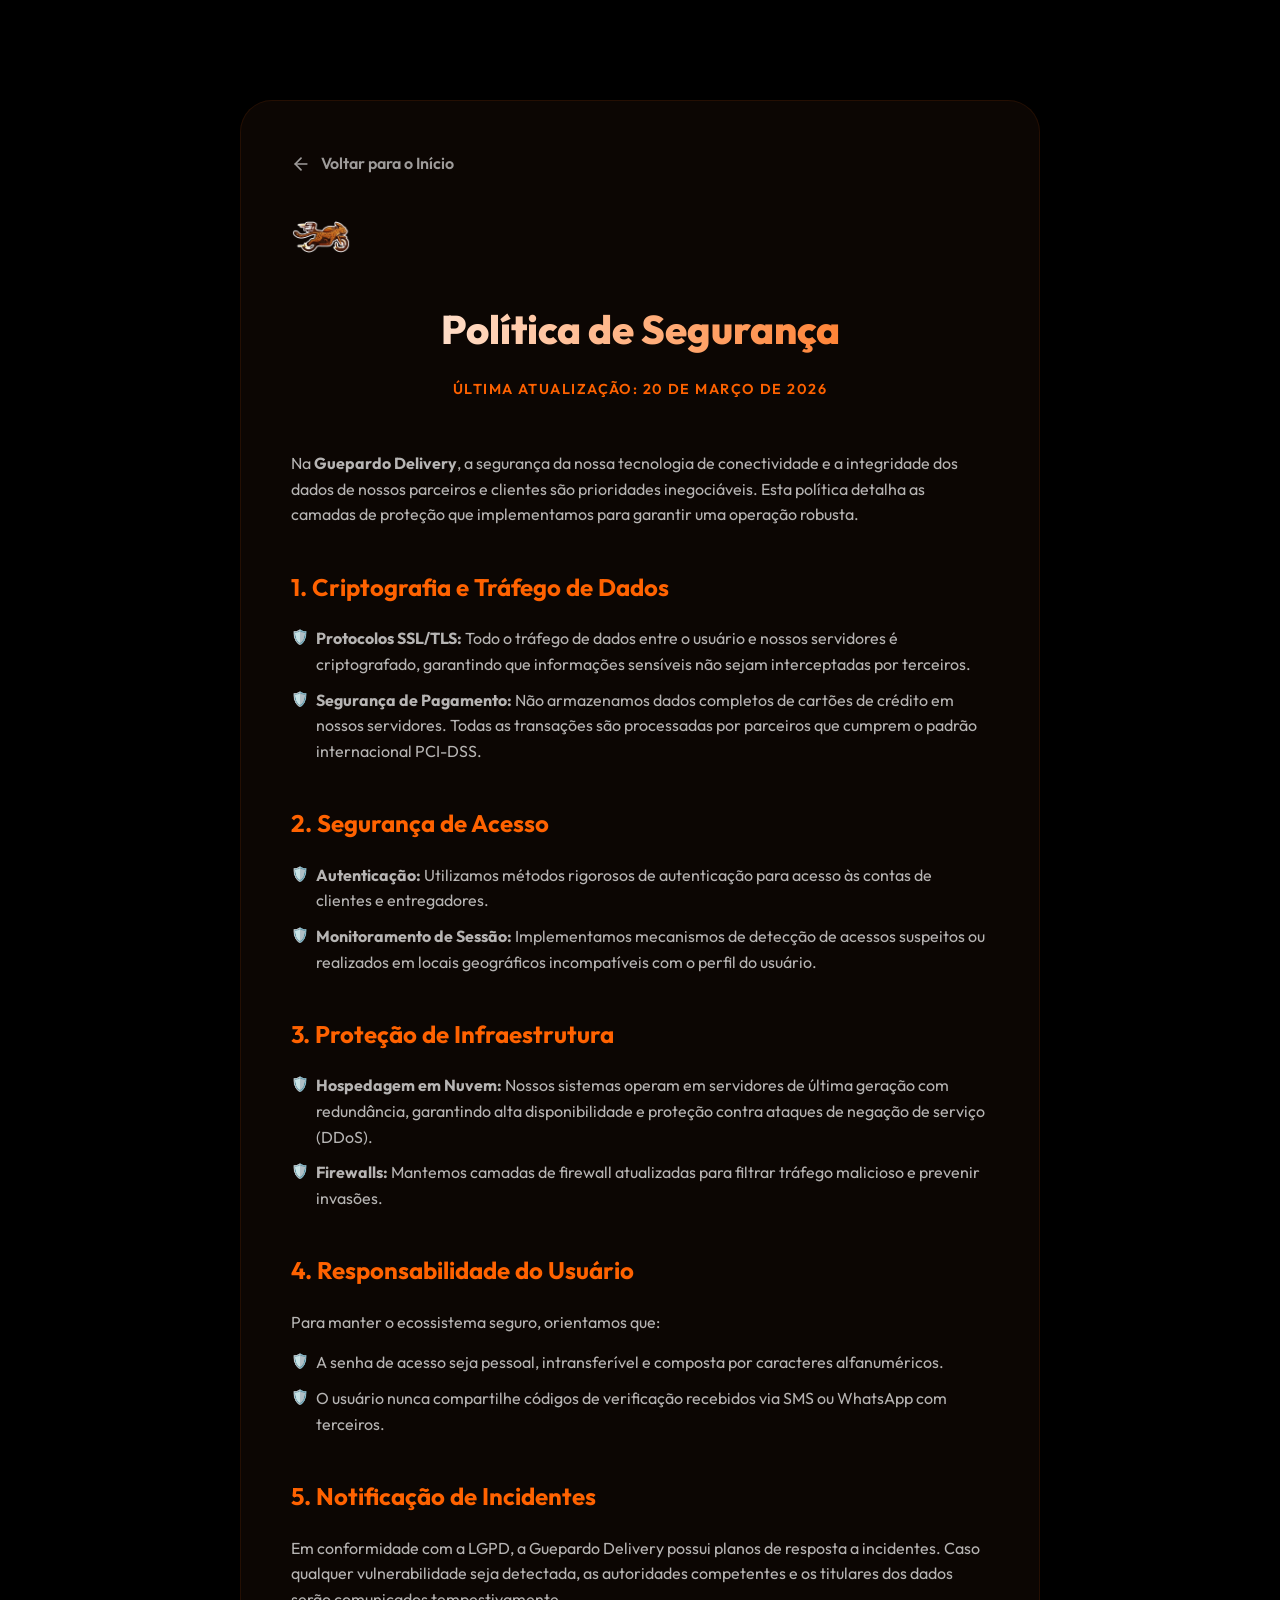
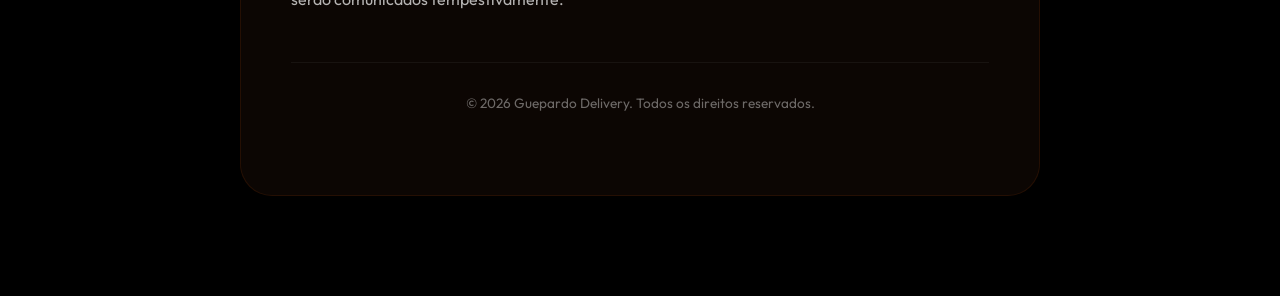
<file: security.html>
<!DOCTYPE html>
<html lang="pt-br">
<head>
    <meta charset="UTF-8">
    <meta name="viewport" content="width=device-width, initial-scale=1.0">
    <title>Guepardo Delivery</title>
    <link rel="icon" type="image/png" href="assets/logo-icon.png">
    <link rel="stylesheet" href="style.css">
    <link rel="preconnect" href="https://fonts.googleapis.com">
    <link rel="preconnect" href="https://fonts.gstatic.com" crossorigin>
    <link href="https://fonts.googleapis.com/css2?family=Outfit:wght@300;400;500;600;700;800;900&display=swap" rel="stylesheet">
    <style>
        body {
            background: #000;
            color: #fff;
            line-height: 1.6;
            font-family: 'Outfit', sans-serif;
        }
        .security-container {
            max-width: 800px;
            margin: 100px auto;
            padding: 50px;
            background: rgba(30, 15, 8, 0.4);
            backdrop-filter: blur(20px);
            border: 1px solid rgba(255, 98, 0, 0.1);
            border-radius: 32px;
            box-shadow: 0 40px 100px rgba(0,0,0,0.8);
        }
        .security-header {
            text-align: center;
            margin-bottom: 50px;
        }
        .security-header h1 {
            font-size: 2.5rem;
            font-weight: 800;
            margin-bottom: 15px;
            background: linear-gradient(90deg, #fff, var(--primary-orange));
            -webkit-background-clip: text;
            background-clip: text;
            -webkit-text-fill-color: transparent;
        }
        .last-update {
            color: var(--primary-orange);
            font-weight: 600;
            font-size: 0.9rem;
            text-transform: uppercase;
            letter-spacing: 0.1em;
        }
        .security-content h2 {
            font-size: 1.5rem;
            margin-top: 40px;
            margin-bottom: 20px;
            color: var(--primary-orange);
            display: flex;
            align-items: center;
            gap: 15px;
        }
        .security-content p, .security-content li {
            color: rgba(255, 255, 255, 0.7);
            margin-bottom: 15px;
        }
        .security-content ul {
            list-style: none;
            padding-left: 0;
            margin-bottom: 30px;
        }
        .security-content li {
            position: relative;
            padding-left: 25px;
            margin-bottom: 10px;
        }
        .security-content li::before {
            content: '🛡️';
            position: absolute;
            left: 0;
            color: var(--primary-orange);
            font-size: 0.9rem;
        }
        .back-home {
            display: inline-flex;
            align-items: center;
            gap: 10px;
            color: #fff;
            text-decoration: none;
            margin-bottom: 30px;
            font-weight: 600;
            transition: all 0.3s ease;
            opacity: 0.6;
        }
        .back-home:hover {
            opacity: 1;
            color: var(--primary-orange);
            transform: translateX(-5px);
        }
        footer {
            margin-top: 50px;
            text-align: center;
            padding: 30px;
            border-top: 1px solid rgba(255, 255, 255, 0.05);
            color: rgba(255, 255, 255, 0.4);
            font-size: 0.85rem;
        }
    </style>
    <!-- Google tag (gtag.js) -->
    <script async src="https://www.googletagmanager.com/gtag/js?id=G-DK4F89REHB"></script>
    <script>
      window.dataLayer = window.dataLayer || [];
      function gtag(){dataLayer.push(arguments);}
      gtag('js', new Date());

      gtag('config', 'G-DK4F89REHB');
      gtag('config', 'AW-18036476072');
    </script>
    <!-- Meta Pixel Code -->
    <script>
    !function(f,b,e,v,n,t,s)
    {if(f.fbq)return;n=f.fbq=function(){n.callMethod?
    n.callMethod.apply(n,arguments):n.queue.push(arguments)};
    if(!f._fbq)f._fbq=n;n.push=n;n.loaded=!0;n.version='2.0';
    n.queue=[];t=b.createElement(e);t.async=!0;
    t.src=v;s=b.getElementsByTagName(e)[0];
    s.parentNode.insertBefore(t,s)}(window, document,'script',
    'https://connect.facebook.net/en_US/fbevents.js');
    fbq('init', '1509511614221878');
    fbq('track', 'PageView');
    </script>
    <noscript><img height="1" width="1" style="display:none"
    src="https://www.facebook.com/tr?id=1509511614221878&ev=PageView&noscript=1"
    /></noscript>
    <!-- End Meta Pixel Code -->
</head>
<body>
    <div class="container">
        <div class="security-container">
            <a href="index.html" class="back-home">
                <svg width="20" height="20" viewBox="0 0 24 24" fill="none" stroke="currentColor" stroke-width="2" stroke-linecap="round" stroke-linejoin="round"><line x1="19" y1="12" x2="5" y2="12"></line><polyline points="12 19 5 12 12 5"></polyline></svg>
                Voltar para o Início
            </a>

            <header class="security-header">
                <div class="logo" style="margin-bottom: 30px;">
                    <img src="assets/logo-icon.png" alt="Guepardo" style="height: 60px;">
                </div>
                <h1>Política de Segurança</h1>
                <span class="last-update">Última atualização: 20 de março de 2026</span>
            </header>

            <div class="security-content">
                <p>Na <strong>Guepardo Delivery</strong>, a segurança da nossa tecnologia de conectividade e a integridade dos dados de nossos parceiros e clientes são prioridades inegociáveis. Esta política detalha as camadas de proteção que implementamos para garantir uma operação robusta.</p>

                <h2>1. Criptografia e Tráfego de Dados</h2>
                <ul>
                    <li><strong>Protocolos SSL/TLS:</strong> Todo o tráfego de dados entre o usuário e nossos servidores é criptografado, garantindo que informações sensíveis não sejam interceptadas por terceiros.</li>
                    <li><strong>Segurança de Pagamento:</strong> Não armazenamos dados completos de cartões de crédito em nossos servidores. Todas as transações são processadas por parceiros que cumprem o padrão internacional PCI-DSS.</li>
                </ul>

                <h2>2. Segurança de Acesso</h2>
                <ul>
                    <li><strong>Autenticação:</strong> Utilizamos métodos rigorosos de autenticação para acesso às contas de clientes e entregadores.</li>
                    <li><strong>Monitoramento de Sessão:</strong> Implementamos mecanismos de detecção de acessos suspeitos ou realizados em locais geográficos incompatíveis com o perfil do usuário.</li>
                </ul>

                <h2>3. Proteção de Infraestrutura</h2>
                <ul>
                    <li><strong>Hospedagem em Nuvem:</strong> Nossos sistemas operam em servidores de última geração com redundância, garantindo alta disponibilidade e proteção contra ataques de negação de serviço (DDoS).</li>
                    <li><strong>Firewalls:</strong> Mantemos camadas de firewall atualizadas para filtrar tráfego malicioso e prevenir invasões.</li>
                </ul>

                <h2>4. Responsabilidade do Usuário</h2>
                <p>Para manter o ecossistema seguro, orientamos que:</p>
                <ul>
                    <li>A senha de acesso seja pessoal, intransferível e composta por caracteres alfanuméricos.</li>
                    <li>O usuário nunca compartilhe códigos de verificação recebidos via SMS ou WhatsApp com terceiros.</li>
                </ul>

                <h2>5. Notificação de Incidentes</h2>
                <p>Em conformidade com a LGPD, a Guepardo Delivery possui planos de resposta a incidentes. Caso qualquer vulnerabilidade seja detectada, as autoridades competentes e os titulares dos dados serão comunicados tempestivamente.</p>
            </div>

            <footer>
                &copy; 2026 Guepardo Delivery. Todos os direitos reservados.
            </footer>
        </div>
    </div>
</body>
</html>
</file>
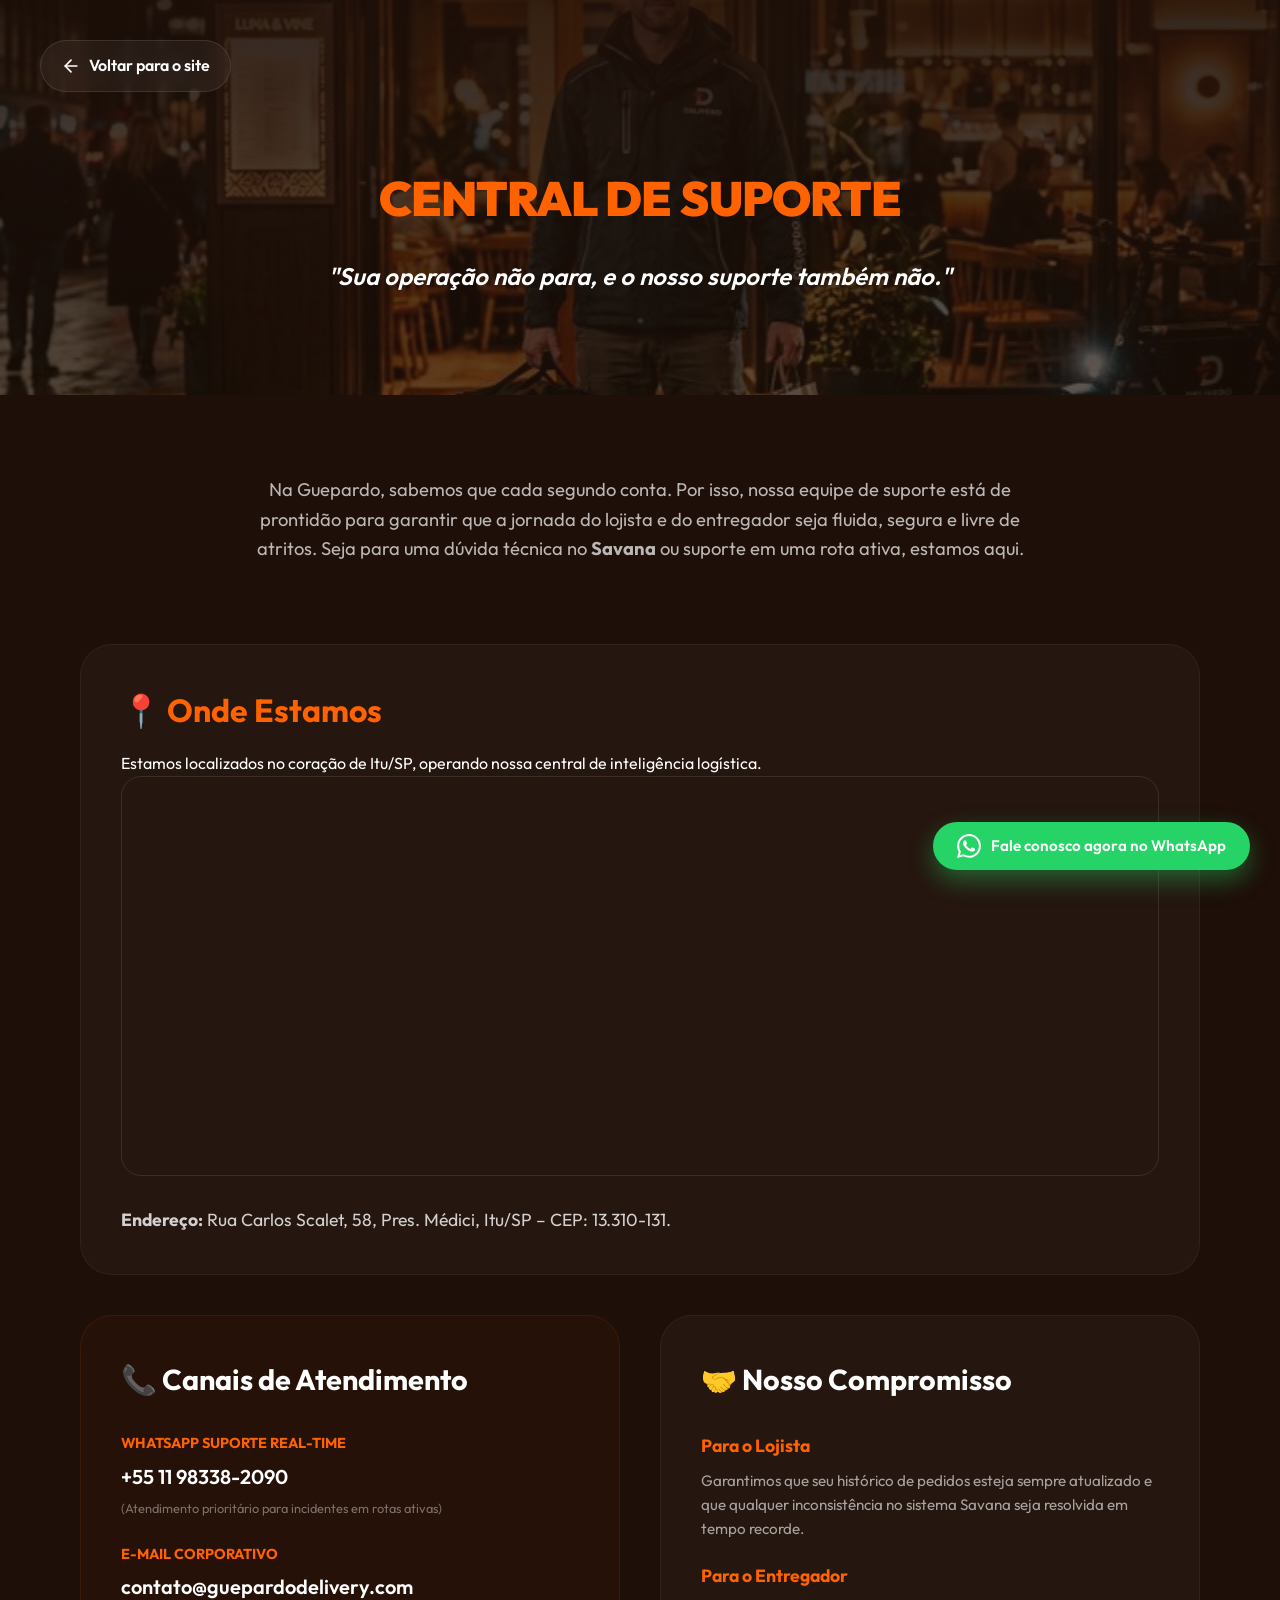
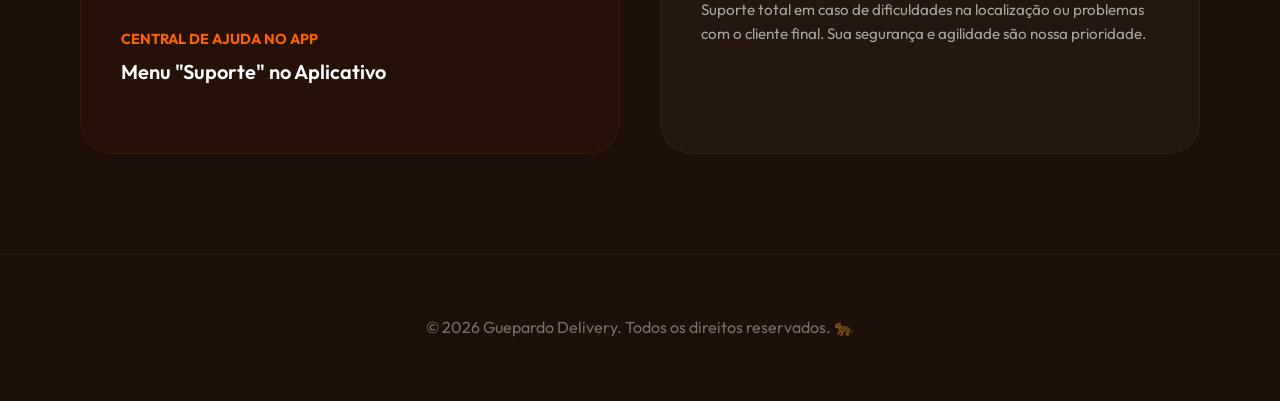
<file: suporte.html>
<!DOCTYPE html>
<html lang="pt-br">
<head>
    <meta charset="UTF-8">
    <meta name="viewport" content="width=device-width, initial-scale=1.0">
    <title>Guepardo Delivery</title>
    <link rel="icon" type="image/png" href="assets/logo-icon.png">
    <link rel="stylesheet" href="style.css">
    <link rel="preconnect" href="https://fonts.googleapis.com">
    <link rel="preconnect" href="https://fonts.gstatic.com" crossorigin>
    <link href="https://fonts.googleapis.com/css2?family=Outfit:wght@300;400;500;600;700;800;900&display=swap" rel="stylesheet">
    <style>
        body {
            background: #1e0f08;
            color: #fff;
            line-height: 1.6;
            font-family: 'Outfit', sans-serif;
            overflow-x: hidden;
        }

        .support-hero {
            position: relative;
            padding: 160px 0 100px;
            background: url('assets/image_support_hero.png') center/cover no-repeat;
            text-align: center;
        }

        .support-hero::before {
            content: '';
            position: absolute;
            top: 0;
            left: 0;
            right: 0;
            bottom: 0;
            background: linear-gradient(to bottom, rgba(30, 15, 8, 0.9), rgba(30, 15, 8, 0.7));
            z-index: 1;
        }

        .hero-content {
            position: relative;
            z-index: 2;
            max-width: 800px;
            margin: 0 auto;
            padding: 0 40px;
        }

        .hero-content h1 {
            font-size: 3rem;
            font-weight: 900;
            color: var(--primary-orange);
            margin-bottom: 20px;
            letter-spacing: -0.02em;
        }

        .hero-content p {
            font-size: 1.5rem;
            color: #fff;
            font-weight: 600;
            font-style: italic;
        }

        .intro-text {
            padding: 80px 0;
            max-width: 900px;
            margin: 0 auto;
            text-align: center;
            padding-left: 40px;
            padding-right: 40px;
        }

        .intro-text p {
            font-size: 1.15rem;
            color: rgba(255, 255, 255, 0.7);
        }

        .support-grid {
            display: grid;
            grid-template-columns: repeat(2, 1fr);
            gap: 40px;
            max-width: 1200px;
            margin: 0 auto 100px;
            padding: 0 40px;
        }

        .location-box {
            background: rgba(255, 255, 255, 0.03);
            border: 1px solid rgba(255, 255, 255, 0.05);
            border-radius: 32px;
            padding: 40px;
            grid-column: span 2;
        }

        .map-wrapper {
            width: 100%;
            height: 400px;
            border-radius: 20px;
            overflow: hidden;
            border: 1px solid rgba(255, 255, 255, 0.1);
            margin-bottom: 30px;
        }

        .map-wrapper img {
            width: 100%;
            height: 100%;
            object-fit: cover;
        }

        .location-info h2 {
            font-size: 2rem;
            color: var(--primary-orange);
            margin-bottom: 15px;
        }

        .location-info address {
            font-style: normal;
            font-size: 1.1rem;
            color: rgba(255, 255, 255, 0.8);
        }

        .contact-methods {
            grid-column: span 1;
            background: rgba(255, 98, 0, 0.03);
            border: 1px solid rgba(255, 98, 0, 0.1);
            border-radius: 32px;
            padding: 40px;
        }

        .contact-methods h3 {
            font-size: 1.8rem;
            margin-bottom: 30px;
            display: flex;
            align-items: center;
            gap: 15px;
        }

        .method-item {
            margin-bottom: 25px;
        }

        .method-item label {
            display: block;
            color: var(--primary-orange);
            font-weight: 700;
            font-size: 0.9rem;
            text-transform: uppercase;
            margin-bottom: 5px;
        }

        .method-item a, .method-item span {
            font-size: 1.25rem;
            color: #fff;
            text-decoration: none;
            font-weight: 600;
        }

        .commitment-box {
            grid-column: span 1;
            background: rgba(255, 255, 255, 0.03);
            border: 1px solid rgba(255, 255, 255, 0.05);
            border-radius: 32px;
            padding: 40px;
        }

        .commitment-box h3 {
            font-size: 1.8rem;
            margin-bottom: 30px;
            display: flex;
            align-items: center;
            gap: 15px;
        }

        .commitment-item {
            margin-bottom: 20px;
        }

        .commitment-item h4 {
            color: var(--primary-orange);
            font-size: 1.1rem;
            margin-bottom: 8px;
        }

        .commitment-item p {
            color: rgba(255, 255, 255, 0.6);
            font-size: 0.95rem;
        }

        .back-home {
            position: fixed;
            top: 40px;
            left: 40px;
            z-index: 1000;
            background: rgba(255, 255, 255, 0.05);
            padding: 12px 20px;
            border-radius: 100px;
            color: #fff;
            text-decoration: none;
            backdrop-filter: blur(10px);
            border: 1px solid rgba(255, 255, 255, 0.1);
            font-weight: 600;
            display: flex;
            align-items: center;
            gap: 8px;
            transition: all 0.3s ease;
        }

        .back-home:hover {
            background: var(--primary-orange);
            color: #fff;
            transform: scale(1.05);
        }

        @media (max-width: 992px) {
            .support-grid { grid-template-columns: 1fr; }
            .location-box, .contact-methods, .commitment-box { grid-column: span 1; }
            .hero-content h1 { font-size: 2.2rem; }
        }
    </style>
    <!-- Google tag (gtag.js) -->
    <script async src="https://www.googletagmanager.com/gtag/js?id=G-DK4F89REHB"></script>
    <script>
      window.dataLayer = window.dataLayer || [];
      function gtag(){dataLayer.push(arguments);}
      gtag('js', new Date());

      gtag('config', 'G-DK4F89REHB');
      gtag('config', 'AW-18036476072');
    </script>
    <!-- Meta Pixel Code -->
    <script>
    !function(f,b,e,v,n,t,s)
    {if(f.fbq)return;n=f.fbq=function(){n.callMethod?
    n.callMethod.apply(n,arguments):n.queue.push(arguments)};
    if(!f._fbq)f._fbq=n;n.push=n;n.loaded=!0;n.version='2.0';
    n.queue=[];t=b.createElement(e);t.async=!0;
    t.src=v;s=b.getElementsByTagName(e)[0];
    s.parentNode.insertBefore(t,s)}(window, document,'script',
    'https://connect.facebook.net/en_US/fbevents.js');
    fbq('init', '1509511614221878');
    fbq('track', 'PageView');
    </script>
    <noscript><img height="1" width="1" style="display:none"
    src="https://www.facebook.com/tr?id=1509511614221878&ev=PageView&noscript=1"
    /></noscript>
    <!-- End Meta Pixel Code -->
</head>
<body>
    <a href="index.html" class="back-home">
        <svg width="20" height="20" viewBox="0 0 24 24" fill="none" stroke="currentColor" stroke-width="2" stroke-linecap="round" stroke-linejoin="round"><line x1="19" y1="12" x2="5" y2="12"></line><polyline points="12 19 5 12 12 5"></polyline></svg>
        Voltar para o site
    </a>

    <header class="support-hero">
        <div class="hero-content">
            <h1>CENTRAL DE SUPORTE</h1>
            <p>"Sua operação não para, e o nosso suporte também não."</p>
        </div>
    </header>

    <main>
        <div class="intro-text">
            <p>Na Guepardo, sabemos que cada segundo conta. Por isso, nossa equipe de suporte está de prontidão para garantir que a jornada do lojista e do entregador seja fluida, segura e livre de atritos. Seja para uma dúvida técnica no <strong>Savana</strong> ou suporte em uma rota ativa, estamos aqui.</p>
        </div>

        <div class="support-grid">
            <!-- 📍 Onde Estamos -->
            <section class="location-box">
                <div class="location-info">
                    <h2>📍 Onde Estamos</h2>
                    <p>Estamos localizados no coração de Itu/SP, operando nossa central de inteligência logística.</p>
                    <div class="map-wrapper">
                        <iframe src="https://www.google.com/maps/embed?pb=!1m18!1m12!1m3!1d3663.0763264426466!2d-47.3115454!3d-23.2762514!2m3!1f0!2f0!3f0!3m2!1i1024!2i768!4f13.1!3m3!1m2!1s0x94cf5bb77fc20659%3A0x6a0c0b8ac1234567!2sR.%20Carlos%20Scalet%2C%2058%20-%20Jardim%20Alberto%20Gomes%2C%20Itu%20-%20SP%2C%2013311-030!5e0!3m2!1spt-BR!2sbr!4v1711467000000!5m2!1spt-BR!2sbr" width="100%" height="100%" style="border:0;" allowfullscreen="" loading="lazy" referrerpolicy="no-referrer-when-downgrade"></iframe>
                    </div>
                    <address>
                        <strong>Endereço:</strong> Rua Carlos Scalet, 58, Pres. Médici, Itu/SP – CEP: 13.310-131.
                    </address>
                </div>
            </section>

            <!-- 📞 Canais de Atendimento -->
            <section class="contact-methods">
                <h3>📞 Canais de Atendimento</h3>
                
                <div class="method-item">
                    <label>WhatsApp Suporte Real-Time</label>
                    <a href="https://wa.me/5511983382090" target="_blank">+55 11 98338-2090</a>
                    <p style="font-size: 0.8rem; color: rgba(255,255,255,0.4); margin-top: 5px;">(Atendimento prioritário para incidentes em rotas ativas)</p>
                </div>

                <div class="method-item">
                    <label>E-mail Corporativo</label>
                    <a href="mailto:contato@guepardodelivery.com">contato@guepardodelivery.com</a>
                </div>

                <div class="method-item">
                    <label>Central de Ajuda no App</label>
                    <span>Menu "Suporte" no Aplicativo</span>
                </div>
            </section>

            <!-- 🤝 Nosso Compromisso -->
            <section class="commitment-box">
                <h3>🤝 Nosso Compromisso</h3>
                
                <div class="commitment-item">
                    <h4>Para o Lojista</h4>
                    <p>Garantimos que seu histórico de pedidos esteja sempre atualizado e que qualquer inconsistência no sistema Savana seja resolvida em tempo recorde.</p>
                </div>

                <div class="commitment-item">
                    <h4>Para o Entregador</h4>
                    <p>Suporte total em caso de dificuldades na localização ou problemas com o cliente final. Sua segurança e agilidade são nossa prioridade.</p>
                </div>
            </section>
        </div>
    </main>

    <footer style="padding: 60px 0; border-top: 1px solid rgba(255,255,255,0.05); text-align: center; color: rgba(255,255,255,0.4);">
        <p>&copy; 2026 Guepardo Delivery. Todos os direitos reservados. 🐆</p>
    </footer>

    <!-- Floating WhatsApp Widget (Persistent) -->
    <div class="wa-widget" id="whatsappWidget">
        <!-- Reusing the style and logic from index.html if available via global script.js or local styles -->
        <style>
            .wa-widget { position: fixed; bottom: 30px; right: 30px; z-index: 9999; }
            .wa-trigger { background: #25d366; color: #fff; padding: 12px 24px; border-radius: 100px; display: flex; align-items: center; gap: 10px; cursor: pointer; box-shadow: 0 10px 25px rgba(37,211,102,0.4); transition: all 0.3s ease; }
            .wa-trigger:hover { transform: translateY(-5px); box-shadow: 0 15px 35px rgba(37,211,102,0.5); }
        </style>
        <div class="wa-trigger" onclick="window.open('https://wa.me/5511983382090', '_blank')">
            <svg width="24" height="24" viewBox="0 0 24 24" fill="currentColor"><path d="M17.472 14.382c-.297-.149-1.758-.867-2.03-.967-.273-.099-.471-.148-.67.15-.197.297-.767.966-.94 1.164-.173.199-.347.223-.644.075-.297-.15-1.255-.463-2.39-1.475-.883-.788-1.48-1.761-1.653-2.059-.173-.297-.018-.458.13-.606.134-.133.298-.347.446-.52.149-.174.198-.298.298-.497.099-.198.05-.371-.025-.52-.075-.149-.669-1.612-.916-2.207-.242-.579-.487-.5-.669-.51-.173-.008-.371-.01-.57-.01-.198 0-.52.074-.792.372-.272.297-1.04 1.016-1.04 2.479 0 1.462 1.065 2.875 1.213 3.074.149.198 2.096 3.2 5.077 4.487.709.306 1.262.489 1.694.625.712.227 1.36.195 1.871.118.571-.085 1.758-.719 2.006-1.413.248-.694.248-1.289.173-1.413-.074-.124-.272-.198-.57-.347m-5.421 7.403h-.004a9.87 9.87 0 01-5.031-1.378l-.361-.214-3.741.982.998-3.648-.235-.374a9.86 9.86 0 01-1.51-5.26c.001-5.45 4.436-9.884 9.888-9.884 2.64 0 5.122 1.03 6.988 2.898a9.825 9.825 0 012.893 6.994c-.003 5.45-4.437 9.884-9.885 9.884m8.413-18.297A11.815 11.815 0 0012.05 0C5.495 0 .16 5.335.157 11.892c0 2.096.547 4.142 1.588 5.945L0 24l6.335-1.662c1.72.938 3.659 1.432 5.63 1.433h.005c6.554 0 11.89-5.335 11.893-11.893a11.821 11.821 0 00-3.48-8.413z"/></svg>
            <span>Fale conosco agora no WhatsApp</span>
        </div>
    </div>
    <script src="script.js"></script>
</body>
</html>
</file>
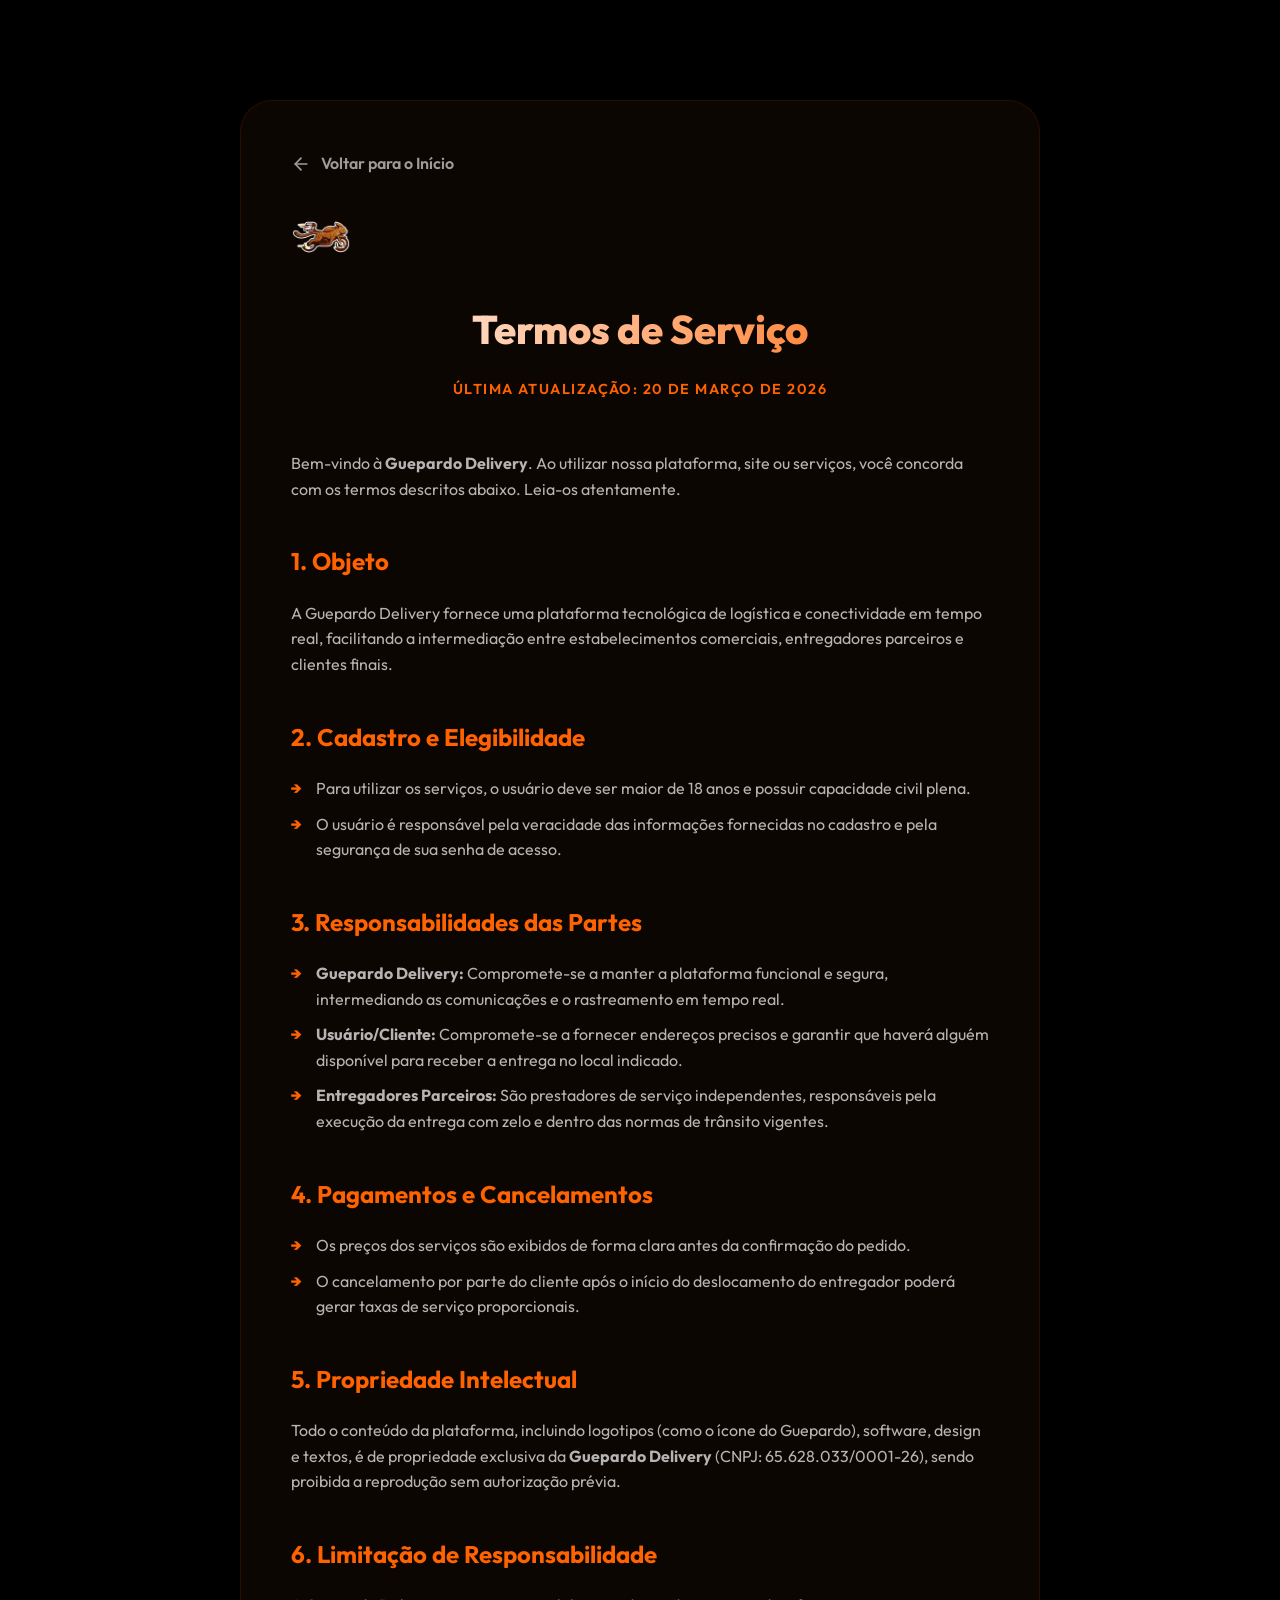
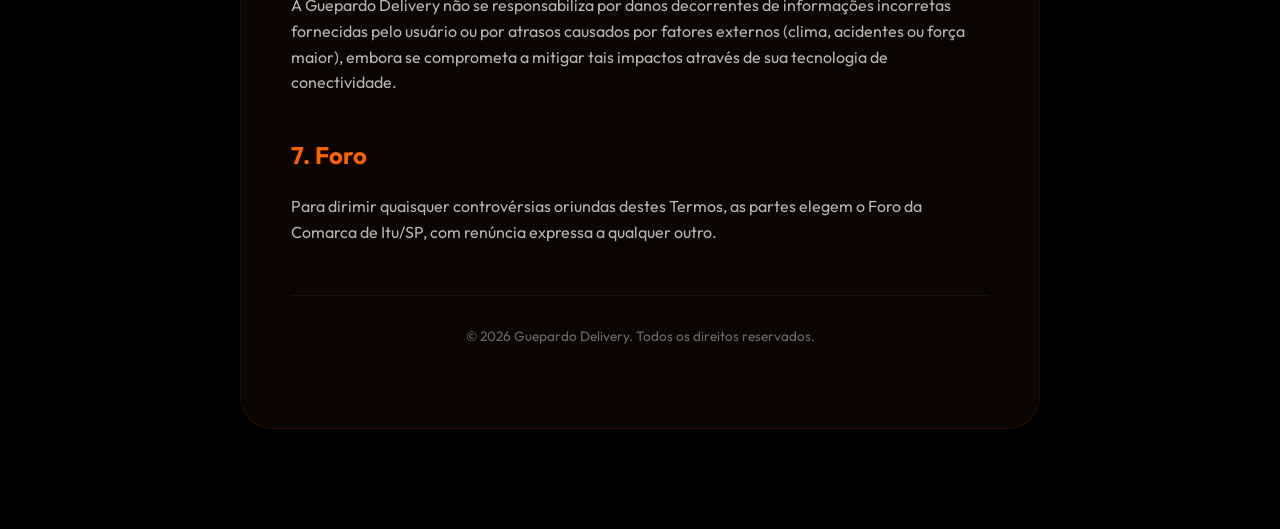
<file: terms.html>
<!DOCTYPE html>
<html lang="pt-br">
<head>
    <meta charset="UTF-8">
    <meta name="viewport" content="width=device-width, initial-scale=1.0">
    <title>Guepardo Delivery</title>
    <link rel="icon" type="image/png" href="assets/logo-icon.png">
    <link rel="stylesheet" href="style.css">
    <link rel="preconnect" href="https://fonts.googleapis.com">
    <link rel="preconnect" href="https://fonts.gstatic.com" crossorigin>
    <link href="https://fonts.googleapis.com/css2?family=Outfit:wght@300;400;500;600;700;800;900&display=swap" rel="stylesheet">
    <style>
        body {
            background: #000;
            color: #fff;
            line-height: 1.6;
            font-family: 'Outfit', sans-serif;
        }
        .terms-container {
            max-width: 800px;
            margin: 100px auto;
            padding: 50px;
            background: rgba(30, 15, 8, 0.4);
            backdrop-filter: blur(20px);
            border: 1px solid rgba(255, 98, 0, 0.1);
            border-radius: 32px;
            box-shadow: 0 40px 100px rgba(0,0,0,0.8);
        }
        .terms-header {
            text-align: center;
            margin-bottom: 50px;
        }
        .terms-header h1 {
            font-size: 2.5rem;
            font-weight: 800;
            margin-bottom: 15px;
            background: linear-gradient(90deg, #fff, var(--primary-orange));
            -webkit-background-clip: text;
            background-clip: text;
            -webkit-text-fill-color: transparent;
        }
        .last-update {
            color: var(--primary-orange);
            font-weight: 600;
            font-size: 0.9rem;
            text-transform: uppercase;
            letter-spacing: 0.1em;
        }
        .terms-content h2 {
            font-size: 1.5rem;
            margin-top: 40px;
            margin-bottom: 20px;
            color: var(--primary-orange);
            display: flex;
            align-items: center;
            gap: 15px;
        }
        .terms-content p, .terms-content li {
            color: rgba(255, 255, 255, 0.7);
            margin-bottom: 15px;
        }
        .terms-content ul {
            list-style: none;
            padding-left: 0;
            margin-bottom: 30px;
        }
        .terms-content li {
            position: relative;
            padding-left: 25px;
            margin-bottom: 10px;
        }
        .terms-content li::before {
            content: '→';
            position: absolute;
            left: 0;
            color: var(--primary-orange);
            font-weight: 800;
        }
        .back-home {
            display: inline-flex;
            align-items: center;
            gap: 10px;
            color: #fff;
            text-decoration: none;
            margin-bottom: 30px;
            font-weight: 600;
            transition: all 0.3s ease;
            opacity: 0.6;
        }
        .back-home:hover {
            opacity: 1;
            color: var(--primary-orange);
            transform: translateX(-5px);
        }
        footer {
            margin-top: 50px;
            text-align: center;
            padding: 30px;
            border-top: 1px solid rgba(255, 255, 255, 0.05);
            color: rgba(255, 255, 255, 0.4);
            font-size: 0.85rem;
        }
    </style>
    <!-- Google tag (gtag.js) -->
    <script async src="https://www.googletagmanager.com/gtag/js?id=G-DK4F89REHB"></script>
    <script>
      window.dataLayer = window.dataLayer || [];
      function gtag(){dataLayer.push(arguments);}
      gtag('js', new Date());

      gtag('config', 'G-DK4F89REHB');
      gtag('config', 'AW-18036476072');
    </script>
    <!-- Meta Pixel Code -->
    <script>
    !function(f,b,e,v,n,t,s)
    {if(f.fbq)return;n=f.fbq=function(){n.callMethod?
    n.callMethod.apply(n,arguments):n.queue.push(arguments)};
    if(!f._fbq)f._fbq=n;n.push=n;n.loaded=!0;n.version='2.0';
    n.queue=[];t=b.createElement(e);t.async=!0;
    t.src=v;s=b.getElementsByTagName(e)[0];
    s.parentNode.insertBefore(t,s)}(window, document,'script',
    'https://connect.facebook.net/en_US/fbevents.js');
    fbq('init', '1509511614221878');
    fbq('track', 'PageView');
    </script>
    <noscript><img height="1" width="1" style="right:none"
    src="https://www.facebook.com/tr?id=1509511614221878&ev=PageView&noscript=1"
    /></noscript>
    <!-- End Meta Pixel Code -->
</head>
<body>
    <div class="container">
        <div class="terms-container">
            <a href="index.html" class="back-home">
                <svg width="20" height="20" viewBox="0 0 24 24" fill="none" stroke="currentColor" stroke-width="2" stroke-linecap="round" stroke-linejoin="round"><line x1="19" y1="12" x2="5" y2="12"></line><polyline points="12 19 5 12 12 5"></polyline></svg>
                Voltar para o Início
            </a>

            <header class="terms-header">
                <div class="logo" style="margin-bottom: 30px;">
                    <img src="assets/logo-icon.png" alt="Guepardo" style="height: 60px;">
                </div>
                <h1>Termos de Serviço</h1>
                <span class="last-update">Última atualização: 20 de março de 2026</span>
            </header>

            <div class="terms-content">
                <p>Bem-vindo à <strong>Guepardo Delivery</strong>. Ao utilizar nossa plataforma, site ou serviços, você concorda com os termos descritos abaixo. Leia-os atentamente.</p>

                <h2>1. Objeto</h2>
                <p>A Guepardo Delivery fornece uma plataforma tecnológica de logística e conectividade em tempo real, facilitando a intermediação entre estabelecimentos comerciais, entregadores parceiros e clientes finais.</p>

                <h2>2. Cadastro e Elegibilidade</h2>
                <ul>
                    <li>Para utilizar os serviços, o usuário deve ser maior de 18 anos e possuir capacidade civil plena.</li>
                    <li>O usuário é responsável pela veracidade das informações fornecidas no cadastro e pela segurança de sua senha de acesso.</li>
                </ul>

                <h2>3. Responsabilidades das Partes</h2>
                <ul>
                    <li><strong>Guepardo Delivery:</strong> Compromete-se a manter a plataforma funcional e segura, intermediando as comunicações e o rastreamento em tempo real.</li>
                    <li><strong>Usuário/Cliente:</strong> Compromete-se a fornecer endereços precisos e garantir que haverá alguém disponível para receber a entrega no local indicado.</li>
                    <li><strong>Entregadores Parceiros:</strong> São prestadores de serviço independentes, responsáveis pela execução da entrega com zelo e dentro das normas de trânsito vigentes.</li>
                </ul>

                <h2>4. Pagamentos e Cancelamentos</h2>
                <ul>
                    <li>Os preços dos serviços são exibidos de forma clara antes da confirmação do pedido.</li>
                    <li>O cancelamento por parte do cliente após o início do deslocamento do entregador poderá gerar taxas de serviço proporcionais.</li>
                </ul>

                <h2>5. Propriedade Intelectual</h2>
                <p>Todo o conteúdo da plataforma, incluindo logotipos (como o ícone do Guepardo), software, design e textos, é de propriedade exclusiva da <strong>Guepardo Delivery</strong> (CNPJ: 65.628.033/0001-26), sendo proibida a reprodução sem autorização prévia.</p>

                <h2>6. Limitação de Responsabilidade</h2>
                <p>A Guepardo Delivery não se responsabiliza por danos decorrentes de informações incorretas fornecidas pelo usuário ou por atrasos causados por fatores externos (clima, acidentes ou força maior), embora se comprometa a mitigar tais impactos através de sua tecnologia de conectividade.</p>

                <h2>7. Foro</h2>
                <p>Para dirimir quaisquer controvérsias oriundas destes Termos, as partes elegem o Foro da Comarca de Itu/SP, com renúncia expressa a qualquer outro.</p>
            </div>

            <footer>
                &copy; 2026 Guepardo Delivery. Todos os direitos reservados.
            </footer>
        </div>
    </div>
</body>
</html>
</file>
<file: style.css>
:root {
    --bg-dark: #07090F;
    --bg-chocolate: #2D1409;
    --bg-chocolate-light: #3D1C0B;
    --bg-card: rgba(20, 22, 35, 0.4);
    --border-glass: rgba(255, 255, 255, 0.08);
    --text-main: #FFFFFF;
    --text-muted: #9BA1B0;
    
    --primary-orange: #FF6200;
    --primary-orange-hover: #E55800;
    --accent-ciano: #00F0FF;
    --accent-magenta: #FF0055;
    
    --font-main: 'Outfit', sans-serif;
    
    --transition-smooth: all 0.3s cubic-bezier(0.4, 0, 0.2, 1);
}

* {
    margin: 0;
    padding: 0;
    box-sizing: border-box;
}

body {
    background-color: var(--bg-dark);
    color: var(--text-main);
    font-family: var(--font-main);
    overflow-x: hidden;
    position: relative;
    line-height: 1.6;
}

/* Typography Utility */
.fw-light { font-weight: 300; }
.text-gradient {
    background: linear-gradient(135deg, #FFFFFF 0%, #A0A5B5 100%);
    background-clip: text;
    -webkit-background-clip: text;
    -webkit-text-fill-color: transparent;
}
.text-ciano { color: var(--accent-ciano); }
.text-magenta { color: var(--accent-magenta); }
.text-primary-orange { color: var(--primary-orange); }

/* Layout */
.container {
    max-width: 1200px;
    margin: 0 auto;
    padding: 0 24px;
}

/* Neon Background Effects */
.background-effects {
    position: fixed;
    top: 0;
    left: 0;
    width: 100%;
    height: 100%;
    z-index: -1;
    overflow: hidden;
    pointer-events: none;
}

#particleCanvas {
    position: fixed;
    top: 0;
    left: 0;
    width: 100%;
    height: 100%;
    z-index: -1;
}

.neon-orb {
    position: absolute;
    border-radius: 50%;
    filter: blur(120px);
    opacity: 0.15;
    animation: drift 20s infinite alternate ease-in-out;
}

.orb-ciano {
    top: -10%;
    left: 10%;
    width: 50vw;
    height: 50vw;
    background: var(--accent-ciano);
}

.orb-magenta {
    top: 40%;
    right: -10%;
    width: 60vw;
    height: 60vw;
    background: var(--accent-magenta);
    animation-delay: -5s;
}

.orb-orange {
    bottom: -20%;
    left: 30%;
    width: 40vw;
    height: 40vw;
    background: var(--primary-orange);
    animation-delay: -10s;
}

@keyframes drift {
    0% { transform: translate(0, 0) scale(1); }
    100% { transform: translate(10%, 10%) scale(1.1); }
}

/* Buttons */
.btn {
    display: inline-flex;
    align-items: center;
    justify-content: center;
    gap: 8px;
    padding: 12px 24px;
    border-radius: 8px;
    font-family: var(--font-main);
    font-weight: 600;
    font-size: 1rem;
    cursor: pointer;
    transition: var(--transition-smooth);
    border: none;
    text-decoration: none;
}

.btn-primary {
    background-color: var(--primary-orange);
    color: #FFF;
}
.btn-primary:hover {
    background-color: var(--primary-orange-hover);
    transform: translateY(-2px);
    box-shadow: 0 8px 16px rgba(255, 98, 0, 0.25);
}

.btn-outline {
    background-color: transparent;
    border: 2px solid var(--primary-orange);
    color: var(--primary-orange);
}
.btn-outline:hover {
    background-color: rgba(255, 98, 0, 0.1);
    transform: translateY(-2px);
}

.btn-lg {
    padding: 16px 32px;
    font-size: 1.125rem;
}

.btn-sm {
    padding: 8px 16px;
    font-size: 0.875rem;
}

/* Glass Header */
.glass-header {
    position: fixed;
    top: 0;
    left: 0;
    width: 100%;
    z-index: 100;
    background: var(--bg-chocolate);
    backdrop-filter: blur(16px);
    -webkit-backdrop-filter: blur(16px);
    border-bottom: 1px solid var(--border-glass);
}

.nav-container {
    max-width: 1200px;
    margin: 0 auto;
    padding: 16px 24px;
    display: flex;
    align-items: center;
    justify-content: space-between;
}

.logo {
    display: flex;
    align-items: center;
    gap: 12px;
}

.logo-text {
    font-weight: 800;
    font-size: 1.25rem;
    letter-spacing: 0.5px;
    white-space: nowrap;
}

.logo-icon {
    height: 88px;
    width: auto;
    object-fit: contain;
    filter: drop-shadow(0 0 8px rgba(255, 98, 0, 0.2));
}

.nav-links {
    display: flex;
    gap: 32px;
}

.nav-item {
    color: var(--text-main);
    text-decoration: none;
    font-weight: 500;
    font-size: 0.95rem;
    transition: var(--transition-smooth);
    opacity: 0.8;
}

.nav-item:hover {
    opacity: 1;
    color: var(--primary-orange);
}

/* Hero Section */
.hero-section {
    padding: 180px 0 100px;
    text-align: center;
    position: relative;
}

.badge-wrapper {
    margin-bottom: 24px;
}

.badge {
    display: inline-block;
    padding: 6px 12px;
    border-radius: 20px;
    background: rgba(255, 98, 0, 0.1);
    border: 1px solid rgba(255, 98, 0, 0.3);
    color: var(--primary-orange);
    font-size: 0.875rem;
    font-weight: 600;
}

.hero-title {
    font-size: 4.5rem;
    line-height: 1.1;
    font-weight: 800;
    margin-bottom: 24px;
    letter-spacing: -1px;
}

.hero-subtitle {
    font-size: 1.25rem;
    color: var(--text-muted);
    max-width: 600px;
    margin: 0 auto 40px;
    font-weight: 400;
}

.hero-buttons {
    display: flex;
    gap: 16px;
    justify-content: center;
}

/* Intense Pulse Animation for Launch Highlight */
.launch-highlight {
    font-size: 4rem;
    font-weight: 900;
    color: var(--primary-orange);
    text-transform: uppercase;
    margin-bottom: 10px;
    letter-spacing: -1px;
    display: inline-block;
    animation: intense-pulse 2s infinite ease-in-out;
    text-shadow: 0 0 20px rgba(255, 98, 0, 0.4);
}

@keyframes intense-pulse {
    0% { transform: scale(1); filter: brightness(100%); }
    50% { transform: scale(1.08); filter: brightness(150%); text-shadow: 0 0 40px rgba(255, 98, 0, 0.8); }
    100% { transform: scale(1); filter: brightness(100%); }
}

/* Pulsante Animation for Hero Title */
.pulse-text {
    display: inline-block;
    animation: pulse-animation 3s infinite ease-in-out;
}

@keyframes pulse-animation {
    0% { transform: scale(1); }
    50% { transform: scale(1.03); }
    100% { transform: scale(1); }
}

/* Showcase Section */
.showcase-grid {
    display: grid;
    grid-template-columns: repeat(3, 1fr);
    gap: 24px;
    padding-bottom: 100px;
    position: relative;
}

.glass-panel {
    background: var(--bg-card);
    backdrop-filter: blur(12px);
    -webkit-backdrop-filter: blur(12px);
    border: 1px solid var(--border-glass);
    border-radius: 24px;
    box-shadow: 0 24px 48px rgba(0, 0, 0, 0.4);
}

.showcase-card {
    display: flex;
    flex-direction: column;
    padding: 0;
    overflow: hidden;
    transition: var(--transition-smooth);
    position: relative;
}

.showcase-card:hover {
    transform: translateY(-8px);
    border-color: rgba(255, 255, 255, 0.15);
}

.showcase-card::before {
    content: '';
    position: absolute;
    top: 0;
    left: 0;
    width: 100%;
    height: 100%;
    background: radial-gradient(circle at top right, rgba(255, 255, 255, 0.05) 0%, transparent 60%);
    pointer-events: none;
}

.device-wrapper {
    height: 320px;
    display: flex;
    align-items: center;
    justify-content: center;
    background: rgba(0, 0, 0, 0.2);
    border-bottom: 1px solid var(--border-glass);
    position: relative;
    overflow: hidden;
}

/* Common Mockup Styles */
.device-mockup {
    position: relative;
    box-shadow: 0 16px 32px rgba(0,0,0,0.5);
    border-radius: 12px;
}

.screen {
    background-color: #0F111A;
    border-radius: 10px;
    overflow: hidden;
    width: 100%;
    height: 100%;
    position: relative;
}

/* Hover glow effects inside devices */
.showcase-card:nth-child(1):hover .device-mockup { box-shadow: 0 16px 32px rgba(0, 0, 0, 0.5), 0 0 40px rgba(255, 255, 255, 0.1); }
.showcase-card:nth-child(2):hover .device-mockup { box-shadow: 0 16px 32px rgba(0, 0, 0, 0.5), 0 0 40px rgba(255, 0, 85, 0.2); }
.showcase-card:nth-child(3):hover .device-mockup { box-shadow: 0 16px 32px rgba(0, 0, 0, 0.5), 0 0 40px rgba(0, 240, 255, 0.2); }

/* Desktop Mockup */
.desktop-mockup {
    width: 280px;
    height: 180px;
    border: 8px solid #2A2F45;
    border-bottom-width: 14px;
}

.desktop-base {
    position: absolute;
    bottom: -24px;
    left: 50%;
    transform: translateX(-50%);
    width: 80px;
    height: 10px;
    background: #1F2333;
    border-radius: 0 0 4px 4px;
}
.desktop-base::after {
    content: '';
    position: absolute;
    bottom: -6px;
    left: 50%;
    transform: translateX(-50%);
    width: 120px;
    height: 6px;
    background: #2A2F45;
    border-radius: 4px;
}

/* Tablet Mockup */
.tablet-mockup {
    width: 220px;
    height: 160px;
    border: 12px solid #202333;
    border-radius: 16px;
}

/* Mobile Mockup */
.mobile-mockup {
    width: 120px;
    height: 240px;
    border: 8px solid #202333;
    border-radius: 20px;
}
.mobile-mockup::before {
    content: '';
    position: absolute;
    top: -8px;
    left: 50%;
    transform: translateX(-50%);
    width: 40px;
    height: 8px;
    background: #202333;
    border-radius: 0 0 8px 8px;
    z-index: 10;
}

/* Fake UI Elements */
/* Admin */
.mock-admin { padding: 8px; height: 100%; display: flex; flex-direction: column; gap: 8px; }
.mock-header { height: 12px; display: flex; justify-content: space-between; align-items: center; }
.mock-search { width: 40%; height: 8px; background: rgba(255,255,255,0.1); border-radius: 4px; }
.mock-avatar { width: 12px; height: 12px; background: var(--primary-orange); border-radius: 50%; }
.mock-body { display: flex; gap: 8px; flex: 1; }
.mock-sidebar { width: 30px; background: rgba(255,255,255,0.05); border-radius: 4px; }
.mock-content { flex: 1; display: flex; flex-direction: column; gap: 8px; }
.mock-stats-row { display: flex; gap: 8px; height: 24px; }
.mock-stat { flex: 1; background: rgba(255,255,255,0.05); border-radius: 4px; }
.mock-map { flex: 1; background: #181d2c; border-radius: 4px; position: relative; overflow: hidden; }
.mock-map::before { content: ''; position: absolute; width: 150%; height: 1px; background: rgba(255,255,255,0.05); transform: rotate(15deg) translateY(20px); }
.mock-map-pin { position: absolute; width: 6px; height: 6px; background: var(--primary-orange); border-radius: 50%; box-shadow: 0 0 10px var(--primary-orange); }
.mock-map-pin:nth-child(1) { top: 30%; left: 40%; }
.mock-map-pin:nth-child(2) { top: 60%; left: 70%; }
.mock-chart { height: 30px; background: rgba(255,255,255,0.05); border-radius: 4px; }

/* Merchant */
.mock-merchant { padding: 12px; height: 100%; display: flex; flex-direction: column; gap: 12px; }
.mock-tablet-header { height: 16px; background: rgba(255,255,255,0.05); border-radius: 4px; }
.mock-tablet-body { display: flex; gap: 12px; flex: 1; }
.mock-orders-list { width: 40%; display: flex; flex-direction: column; gap: 8px; }
.mock-order { height: 24px; background: rgba(255,255,255,0.05); border-radius: 4px; }
.mock-order.active { background: rgba(255,0,85,0.2); border-left: 2px solid var(--accent-magenta); }
.mock-order-details { flex: 1; display: flex; flex-direction: column; gap: 8px; }
.mock-items { flex: 1; background: rgba(255,255,255,0.05); border-radius: 4px; }
.mock-btn-large { height: 20px; background: var(--accent-magenta); border-radius: 4px; opacity: 0.8; }

/* Driver */
.mock-driver { height: 100%; display: flex; flex-direction: column; position: relative; }
.mock-mobile-header { height: 24px; display: flex; justify-content: center; align-items: center; padding-top: 4px;}
.mock-mobile-map { flex: 1; background: #181d2c; position: relative; }
.mock-route { position: absolute; width: 100%; height: 100%; }
.driver-pin { top: 10%; left: 88%; width: 8px; height: 8px; background: var(--accent-ciano); box-shadow: 0 0 12px var(--accent-ciano); }
.mock-bottom-sheet { height: 35%; background: #2A2F45; border-radius: 12px 12px 0 0; position: absolute; bottom: 0; width: 100%; padding: 12px; display: flex; flex-direction: column; gap: 12px; }
.mock-sheet-handle { width: 24px; height: 3px; background: rgba(255,255,255,0.2); border-radius: 2px; margin: 0 auto; }
.mock-driver-info { display: flex; gap: 8px; align-items: center; }
.mock-avatar-sm { width: 20px; height: 20px; background: rgba(255,255,255,0.1); border-radius: 50%; }
.mock-text-lines { flex: 1; height: 6px; background: rgba(255,255,255,0.1); border-radius: 2px; }
.mock-swipe-btn { height: 20px; background: var(--accent-ciano); border-radius: 10px; opacity: 0.8; }

/* Floating Animations */
.floating-slow { animation: floating 6s ease-in-out infinite; }
.floating-medium { animation: floating 5s ease-in-out infinite 1s; }
.floating-fast { animation: floating 4s ease-in-out infinite 2s; }

@keyframes floating {
    0% { transform: translateY(0); }
    50% { transform: translateY(-10px); }
    100% { transform: translateY(0); }
}

/* Card Content */
.card-content {
    padding: 32px;
    flex: 1;
}

.card-header {
    margin-bottom: 24px;
}

.card-label {
    font-size: 0.75rem;
    letter-spacing: 1px;
    text-transform: uppercase;
    color: var(--text-muted);
    margin-bottom: 8px;
    font-weight: 600;
}

.card-title {
    font-size: 1.5rem;
    font-weight: 700;
}

.feature-list {
    list-style: none;
    display: flex;
    flex-direction: column;
    gap: 16px;
}

.feature-list li {
    display: flex;
    align-items: center;
    gap: 12px;
    color: var(--text-muted);
    font-weight: 500;
}

.icon-box {
    width: 32px;
    height: 32px;
    display: flex;
    align-items: center;
    justify-content: center;
    background: rgba(255, 255, 255, 0.05);
    border-radius: 8px;
    font-size: 0.875rem;
    border: 1px solid rgba(255, 255, 255, 0.05);
}

.magenta-box { background: rgba(255, 0, 85, 0.1); border-color: rgba(255, 0, 85, 0.2); }
.ciano-box { background: rgba(0, 240, 255, 0.1); border-color: rgba(0, 240, 255, 0.2); }

/* Banner Section */
.banner-section {
    padding-bottom: 80px;
}

.bottom-banner {
    display: flex;
    align-items: center;
    justify-content: space-between;
    padding: 16px 24px;
    border-radius: 16px;
}

.banner-left {
    display: flex;
    align-items: center;
    gap: 12px;
    color: var(--text-muted);
    font-weight: 500;
}

.vector-icon {
    display: flex;
    align-items: center;
    justify-content: center;
    width: 36px;
    height: 36px;
    background: rgba(255, 255, 255, 0.05);
    border-radius: 8px;
    color: var(--text-main);
}

.banner-center .font-spec {
    font-size: 1.125rem;
    font-weight: 600;
    color: var(--text-main);
    letter-spacing: 1px;
}

.banner-right .btn-icon {
    display: flex;
    align-items: center;
    gap: 8px;
}

/* Footer */
.site-footer {
    background: var(--bg-chocolate-light);
    padding: 80px 0 24px;
    border-top: 1px solid rgba(255,255,255,0.05);
}

.footer-grid {
    display: grid;
    grid-template-columns: 2fr 1fr 1fr 1fr 1.2fr;
    gap: 48px;
    margin-bottom: 64px;
}

.footer-brand .logo {
    margin-bottom: 20px;
}

.footer-desc {
    color: var(--text-muted);
    font-size: 0.95rem;
    max-width: 350px;
    margin-bottom: 30px;
}

.footer-contact-wrapper {
    display: grid;
    grid-template-columns: auto auto;
    align-items: center;
    justify-content: flex-start;
    gap: 45px;
    margin-top: 25px;
    margin-bottom: 35px;
}

.footer-contact-details {
    display: flex;
    flex-direction: column;
    gap: 15px;
}

.footer-qr-container {
    background: rgba(255, 98, 0, 0.05);
    padding: 12px;
    border-radius: 20px;
    border: 2px solid var(--primary-orange);
    text-align: center;
    max-width: 150px;
    transition: all 0.3s ease;
    backdrop-filter: blur(5px);
    display: flex;
    flex-direction: column;
    align-items: center;
    gap: 10px;
}

.footer-qr-container:hover {
    background: rgba(255, 98, 0, 0.1);
    transform: translateY(-5px);
    box-shadow: 0 10px 25px rgba(255, 98, 0, 0.2);
}

.qr-code-img {
    width: 110px;
    height: 110px;
    display: block;
    border-radius: 8px;
    background: #fff;
    padding: 2px;
}

.qr-label {
    font-size: 0.75rem;
    color: #fff;
    font-weight: 700;
    text-transform: uppercase;
    letter-spacing: 0.05em;
    line-height: 1.2;
}

.footer-contact-item {
    display: flex;
    align-items: center;
    gap: 12px;
    color: rgba(255, 255, 255, 0.6);
    font-size: 0.9rem;
    line-height: 1.4;
}

.f-icon-s {
    color: var(--primary-orange);
    font-size: 1.1rem;
    width: 20px;
    text-align: center;
}

.footer-social-inline {
    display: flex;
    gap: 12px;
}

.f-social-btn {
    width: 38px;
    height: 38px;
    border-radius: 10px;
    background: rgba(255, 255, 255, 0.05);
    border: 1px solid rgba(255, 255, 255, 0.05);
    display: flex;
    align-items: center;
    justify-content: center;
    color: #fff;
    transition: all 0.3s ease;
    text-decoration: none;
}

.f-social-btn:hover {
    background: var(--primary-orange);
    border-color: var(--primary-orange);
    transform: translateY(-3px);
    box-shadow: 0 5px 15px rgba(255, 98, 0, 0.2);
}

.footer-title {
    font-size: 1rem;
    font-weight: 600;
    margin-bottom: 24px;
    color: var(--text-main);
}

.footer-links {
    list-style: none;
    display: flex;
    flex-direction: column;
    gap: 12px;
}

.footer-links a {
    color: var(--text-muted);
    text-decoration: none;
    transition: var(--transition-smooth);
    font-size: 0.95rem;
}

.footer-links a:hover {
    color: var(--primary-orange);
}

.footer-bottom {
    text-align: center;
    color: var(--text-muted);
    font-size: 0.875rem;
    padding-top: 24px;
    border-top: 1px solid rgba(255,255,255,0.05);
}

.footer-mascot-col {
    display: flex;
    align-items: center;
    justify-content: center;
}

.footer-mascot-img {
    max-width: 100%;
    max-height: 180px;
    height: auto;
    object-fit: contain;
    filter: drop-shadow(0 10px 20px rgba(0, 0, 0, 0.4)) drop-shadow(0 0 15px rgba(255, 98, 0, 0.15));
    transition: all 0.3s ease;
}

.footer-mascot-img:hover {
    transform: translateY(-8px) scale(1.05);
    filter: drop-shadow(0 15px 25px rgba(0, 0, 0, 0.5)) drop-shadow(0 0 25px rgba(255, 98, 0, 0.35));
}

/* Responsive */
@media (max-width: 992px) {
    .showcase-grid {
        grid-template-columns: 1fr;
    }
    .hero-title {
        font-size: 3.5rem;
    }
    .launch-highlight {
        font-size: 2.8rem;
    }
    .footer-grid {
        grid-template-columns: 1fr 1fr;
    }
    .footer-mascot-col {
        grid-column: span 2;
        margin-top: 20px;
    }
}
@media (max-width: 768px) {
    .nav-links {
        display: none;
    }
    .bottom-banner {
        flex-direction: column;
        gap: 24px;
        text-align: center;
    }
    .hero-buttons {
        flex-direction: column;
    }
}

/* --- High-Fidelity Merchant Panel Reproduction (Merchant Dashboard) --- */
.real-merchant-panel {
    display: flex;
    width: 100%;
    height: 100%;
    background: #000;
    font-family: 'Outfit', sans-serif;
    color: #fff;
    position: relative;
    overflow: hidden;
}

/* Sidebar */
.m-sidebar {
    width: 38px;
    background: #1A0D08;
    display: flex;
    flex-direction: column;
    padding: 6px 3px;
    border-right: 1px solid rgba(255, 255, 255, 0.05);
    flex-shrink: 0;
}

.m-logo-area {
    margin-bottom: 6px;
    display: flex;
    justify-content: center;
}

.m-logo-text-reproduction {
    font-size: 3.5px;
    font-weight: 900;
    letter-spacing: -0.1px;
}

.m-nav {
    display: flex;
    flex-direction: column;
    gap: 3px;
    flex: 1;
}

.m-nav-item {
    display: flex;
    align-items: center;
    gap: 3px;
    padding: 3px;
    border-radius: 3px;
    font-size: 3px;
    font-weight: 500;
    color: rgba(255, 255, 255, 0.5);
    transition: all 0.2s;
    cursor: default;
}

.m-nav-item i { font-size: 5px; }

.m-nav-item.active {
    background: linear-gradient(135deg, var(--primary-orange), #E55800);
    color: #fff;
    box-shadow: 0 2px 6px rgba(255, 98, 0, 0.4);
}

.m-profile-area {
    margin-top: auto;
    padding: 4px;
    background: rgba(255, 255, 255, 0.03);
    border-radius: 4px;
    display: flex;
    align-items: center;
    gap: 3px;
    border: 1px solid rgba(255, 255, 255, 0.05);
}

.m-avatar-sq {
    width: 10px;
    height: 10px;
    background: #2D1409;
    border-radius: 3px;
    flex-shrink: 0;
}

.m-profile-info { display: flex; flex-direction: column; line-height: 1; }
.m-profile-name { font-size: 3px; font-weight: 700; white-space: nowrap; margin-bottom: 1px;}
.m-profile-status { font-size: 2px; color: #4CAF50; display: flex; align-items: center; gap: 2px;}
.m-profile-status::before { content: ''; width: 1.5px; height: 1.5px; background: #4CAF50; border-radius: 50%; }

/* Main Content Area */
.m-main-content {
    flex: 1;
    display: flex;
    flex-direction: column;
}

.m-topbar {
    height: 16px;
    background: #000;
    display: flex;
    align-items: center;
    justify-content: flex-end;
    padding: 0 8px;
    gap: 6px;
    border-bottom: 1px solid rgba(255, 255, 255, 0.05);
}

.m-balance-box {
    background: rgba(255, 98, 0, 0.1);
    border: 1px solid rgba(255, 98, 0, 0.3);
    padding: 2px 6px;
    border-radius: 15px;
    display: flex;
    align-items: center;
    gap: 3px;
}

.m-bal-val { font-size: 4px; font-weight: 800; color: #fff; }
.m-bal-lbl { font-size: 3px; color: var(--primary-orange); font-weight: 700; }

.m-map-viewport {
    flex: 1;
    position: relative;
    background: #fdfdfd;
    background-image: 
        /* Subtle Green areas */
        radial-gradient(circle at 70% 20%, rgba(76, 175, 80, 0.05) 0%, transparent 40%),
        radial-gradient(circle at 20% 80%, rgba(76, 175, 80, 0.05) 0%, transparent 40%),
        /* Main Roads */
        linear-gradient(90deg, transparent 48%, #fff 48%, #fff 52%, transparent 52%),
        linear-gradient(transparent 48%, #fff 48%, #fff 52%, transparent 52%),
        /* City Grid Blocks */
        linear-gradient(rgba(0,0,0,0.02) 1px, transparent 1px),
        linear-gradient(90deg, rgba(0,0,0,0.02) 1px, transparent 1px);
    background-size: 100% 100%, 100% 100%, 100% 30px, 30px 100%, 8px 8px, 8px 8px;
    background-position: center, center, center, center, 0 0, 0 0;
}

/* Floating "Chamar Guepardo" Form */
.m-floating-form {
    position: absolute;
    top: 8px;
    left: 8px;
    width: 75px;
    background: rgba(45, 20, 9, 0.96);
    backdrop-filter: blur(8px);
    border: 1px solid rgba(255, 255, 255, 0.08);
    border-radius: 8px;
    padding: 8px;
    box-shadow: 0 10px 20px rgba(0,0,0,0.6);
}

.m-form-header {
    border-bottom: 1px solid rgba(255,255,255,0.05);
    padding-bottom: 5px;
    margin-bottom: 6px;
}

.m-tag { font-size: 3.5px; color: rgba(255,255,255,0.4); text-transform: uppercase; letter-spacing: 0.5px; margin-bottom: 1px;}
.m-title { font-size: 6px; font-weight: 800; font-style: italic; }

.m-form-grid { display: flex; flex-direction: column; gap: 3.5px; }

.m-field {
    background: rgba(0,0,0,0.3);
    border: 1px solid rgba(255,255,255,0.06);
    border-radius: 4px;
    padding: 3px 6px;
    display: flex;
    align-items: center;
    gap: 4px;
}

.m-field span { font-size: 4px; color: rgba(255,255,255,0.5); font-style: italic; }
.m-icon-s { font-size: 5px; opacity: 0.4; }

.m-grid-2 { display: flex; gap: 4px; }
.m-grid-2 .m-field { flex: 1; }

.m-cta-btn {
    margin-top: 6px;
    background: rgba(0,0,0,0.4);
    border: 1px solid rgba(255, 98, 0, 0.2);
    padding: 6px;
    border-radius: 6px;
    display: flex;
    align-items: center;
    justify-content: center;
    font-size: 5px;
    font-weight: 800;
    color: var(--primary-orange);
    text-transform: uppercase;
    letter-spacing: 0.8px;
}

.m-marker {
    position: absolute;
    width: 12px;
    height: 12px;
    background: var(--primary-orange);
    border: 2px solid #fff;
    border-radius: 50%;
    box-shadow: 0 0 10px var(--primary-orange);
    display: flex;
    align-items: center;
    justify-content: center;
}

.m-marker::after {
    content: '🏠';
    font-size: 6px;
}

/* --- Operational Dashboard Reproduction (Tablet) --- */
.real-tablet-dashboard {
    display: flex;
    width: 100%;
    height: 100%;
    background: #0D0E12;
    font-family: 'Outfit', sans-serif;
    color: #fff;
    overflow: hidden;
}

.t-sidebar {
    width: 38px;
    background: #1A0D08;
    display: flex;
    flex-direction: column;
    padding: 6px 3px;
    border-right: 1px solid rgba(255, 255, 255, 0.05);
    flex-shrink: 0;
}

.t-logo-area { margin-bottom: 6px; display: flex; justify-content: center; }
.t-logo-text { font-size: 3.5px; font-weight: 900; }

.t-nav { display: flex; flex-direction: column; gap: 3px; flex: 1; }
.t-nav-item {
    display: flex;
    align-items: center;
    gap: 3px;
    padding: 3px;
    border-radius: 3px;
    font-size: 3px;
    color: rgba(255,255,255,0.5);
}

.t-nav-item.active {
    background: linear-gradient(135deg, var(--primary-orange), #E55800);
    color: #fff;
    box-shadow: 0 2px 6px rgba(255, 98, 0, 0.4);
}

.t-profile {
    margin-top: auto;
    padding: 4px;
    display: flex;
    align-items: center;
    gap: 3px;
    background: rgba(255,255,255,0.02);
    border-radius: 4px;
}

.t-avatar { width: 8px; height: 8px; background: #2D1409; border-radius: 2px; }
.t-prof-name { font-size: 2.5px; font-weight: 700; }

.t-main {
    flex: 1;
    display: flex;
    flex-direction: column;
    padding: 8px;
    gap: 8px;
    overflow-y: auto;
}

/* Custom Scrollbar for Tiny View */
.t-main::-webkit-scrollbar { width: 2px; }
.t-main::-webkit-scrollbar-thumb { background: rgba(255,255,255,0.1); }

.t-dash-header { display: flex; flex-direction: column; gap: 1px; }
.t-dash-title { font-size: 7px; font-weight: 800; }
.t-dash-sub { font-size: 3px; color: rgba(255,255,255,0.3); }

.t-stats-row {
    display: grid;
    grid-template-columns: repeat(2, 1fr);
    gap: 5px;
}

.t-card {
    background: rgba(255,255,255,0.03);
    border: 1px solid rgba(255,255,255,0.06);
    border-radius: 6px;
    padding: 6px;
    display: flex;
    flex-direction: column;
    gap: 2px;
}

.t-card-lbl { font-size: 3px; color: rgba(255,255,255,0.4); text-transform: uppercase; }
.t-card-val { font-size: 5.5px; font-weight: 800; }
.t-card-trend { font-size: 2.5px; color: #4CAF50; font-weight: 700;}

.t-chart-box {
    background: rgba(255,255,255,0.02);
    border: 1px solid rgba(255,255,255,0.05);
    border-radius: 8px;
    padding: 8px;
    display: flex;
    flex-direction: column;
    gap: 6px;
    height: 70px;
}

.t-chart-head { font-size: 4px; font-weight: 700; display: flex; align-items: center; justify-content: space-between;}
.t-chart-visual {
    flex: 1;
    position: relative;
    border-bottom: 0.5px solid rgba(255,255,255,0.1);
    border-left: 0.5px solid rgba(255,255,255,0.1);
}

.t-bar-sim {
    position: absolute;
    bottom: 0;
    width: 100%;
    height: 100%;
    display: flex;
    align-items: flex-end;
    gap: 2px;
    padding: 0 4px;
}

.t-bar {
    flex: 1;
    background: var(--primary-orange);
    border-radius: 1px 1px 0 0;
    opacity: 0.6;
}

.t-bar-1 { height: 40%; }
.t-bar-2 { height: 60%; }
.t-bar-3 { height: 30%; }
.t-bar-4 { height: 80%; }
.t-bar-5 { height: 50%; }

.t-donut-box {
    display: flex;
    align-items: center;
    gap: 8px;
    padding: 6px;
    background: rgba(255,255,255,0.02);
    border-radius: 6px;
}

.t-donut {
    width: 24px;
    height: 24px;
    border-radius: 50%;
    border: 3px solid #1A1C23;
    border-top-color: var(--primary-orange);
    display: flex;
    align-items: center;
    justify-content: center;
    font-size: 4px;
    font-weight: 800;
}

.m-marker-1 { top: 35%; left: 55%; transform: scale(0.6); }
.m-marker-2 { top: 60%; left: 30%; transform: scale(0.4); opacity: 0.6; }
.m-marker-3 { top: 20%; left: 80%; transform: scale(0.5); opacity: 0.8; }
.m-marker-4 { top: 75%; left: 70%; transform: scale(0.4); opacity: 0.5; }

/* --- Driver App Reproduction (Mobile) --- */
.real-driver-app {
    display: flex;
    flex-direction: column;
    width: 100%;
    height: 100%;
    background: #000;
    font-family: 'Outfit', sans-serif;
    color: #fff;
    position: relative;
    overflow: hidden;
}

.d-topbar {
    height: 30px;
    background: #0D0E12;
    display: flex;
    align-items: center;
    justify-content: space-between;
    padding: 0 10px;
    border-bottom: 1px solid rgba(255, 255, 255, 0.05);
    flex-shrink: 0;
}

.d-profile-mini {
    width: 18px;
    height: 18px;
    border-radius: 50%;
    background: #111;
    border: 1px solid var(--primary-orange);
    overflow: hidden;
}

.d-status-pill {
    background: #2ECC71;
    padding: 2px 8px;
    border-radius: 20px;
    font-size: 4px;
    font-weight: 800;
    display: flex;
    align-items: center;
    gap: 3px;
}

.d-status-pill::before {
    content: '';
    width: 2px;
    height: 2px;
    background: #fff;
    border-radius: 50%;
}

.d-map-v {
    flex: 1;
    position: relative;
    background: #fdfdfd;
    background-image: 
        linear-gradient(rgba(0,0,0,0.02) 1px, transparent 1px),
        linear-gradient(90deg, rgba(0,0,0,0.02) 1px, transparent 1px);
    background-size: 15px 15px;
}

.d-driver-ship {
    position: absolute;
    top: 45%;
    left: 45%;
    width: 12px;
    height: 12px;
    background: var(--primary-orange);
    border-radius: 50%;
    box-shadow: 0 0 10px var(--primary-orange);
    border: 1.5px solid #fff;
}

.d-bottom-sheet {
    background: #1A1C23;
    border-radius: 12px 12px 0 0;
    padding: 10px;
    display: flex;
    flex-direction: column;
    gap: 6px;
    box-shadow: 0 -10px 20px rgba(0,0,0,0.4);
}

.d-handle {
    width: 15px;
    height: 2px;
    background: rgba(255,255,255,0.1);
    border-radius: 1px;
    margin: 0 auto 4px;
}

.d-sheet-title {
    font-size: 6px;
    font-weight: 800;
    display: flex;
    justify-content: space-between;
    align-items: center;
}

.d-link { font-size: 3.5px; color: var(--primary-orange); font-weight: 700; text-transform: uppercase; }

.d-earnings-card {
    background: rgba(255,255,255,0.03);
    border: 1px solid rgba(255,255,255,0.05);
    border-radius: 6px;
    padding: 8px;
    display: flex;
    align-items: center;
    justify-content: space-between;
}

.d-earning-lbl { font-size: 3px; color: rgba(255,255,255,0.4); text-transform: uppercase; margin-bottom: 1px; }
.d-earning-val { font-size: 6.5px; font-weight: 800; }

.d-stats-mini {
    display: flex;
    flex-direction: column;
    gap: 2px;
    text-align: right;
}

.d-sm-stat { font-size: 3px; color: rgba(255,255,255,0.4); }
.d-sm-val { font-weight: 800; color: #fff; margin-left: 4px;}
.d-sm-val.g { color: #2ECC71; }
.d-sm-val.r { color: var(--accent-magenta); }

.d-nav {
    height: 32px;
    background: #000;
    display: flex;
    justify-content: space-around;
    align-items: center;
    border-top: 1px solid rgba(255,255,255,0.05);
}

.d-nav-btn {
    display: flex;
    flex-direction: column;
    align-items: center;
    gap: 2px;
    color: rgba(255,255,255,0.4);
    font-size: 3px;
    font-weight: 700;
}

.d-nav-btn.active { color: var(--primary-orange); }
.d-nav-icon { font-size: 6px; }

/* --- Business Segments Section --- */
.segments-section {
    padding: 100px 0;
    position: relative;
    background: linear-gradient(to bottom, transparent, rgba(29, 13, 7, 0.3));
}

.segments-header {
    text-align: center;
    margin-bottom: 60px;
}

.segments-header h2 {
    font-size: 2.8rem;
    font-weight: 800;
    margin-bottom: 15px;
}

.segments-header p {
    color: rgba(255, 255, 255, 0.6);
    max-width: 700px;
    margin: 0 auto;
    font-size: 1.1rem;
}

.segments-grid {
    display: grid;
    grid-template-columns: repeat(4, 1fr);
    gap: 25px;
}

@media (max-width: 991px) {
    .segments-grid {
        grid-template-columns: repeat(2, 1fr);
        gap: 20px;
    }
}

@media (max-width: 580px) {
    .segments-grid {
        grid-template-columns: 1fr;
        gap: 15px;
    }
}

.segment-card {
    background: rgba(30, 15, 8, 0.6);
    border: 1px solid rgba(255, 98, 0, 0.08);
    border-radius: 24px;
    padding: 45px 30px;
    text-align: center;
    transition: all 0.4s cubic-bezier(0.175, 0.885, 0.32, 1.275);
    backdrop-filter: blur(12px);
    position: relative;
    overflow: hidden;
}

.segment-card::before {
    content: '';
    position: absolute;
    top: 0;
    left: 0;
    width: 100%;
    height: 100%;
    background: radial-gradient(circle at 50% -20%, rgba(255, 98, 0, 0.15), transparent 70%);
    opacity: 0;
    transition: opacity 0.3s ease;
}

.segment-card:hover {
    transform: translateY(-12px);
    border-color: rgba(255, 98, 0, 0.4);
    box-shadow: 0 25px 50px rgba(0, 0, 0, 0.5), 0 0 20px rgba(255, 98, 0, 0.1);
    background: rgba(45, 20, 9, 0.8);
}

.segment-card:hover::before {
    opacity: 1;
}

.segment-icon-wrap {
    width: 80px;
    height: 80px;
    background: rgba(255, 98, 0, 0.1);
    border-radius: 20px;
    display: flex;
    align-items: center;
    justify-content: center;
    margin: 0 auto 25px;
    font-size: 2.5rem;
    transition: all 0.3s ease;
}

.segment-card:hover .segment-icon-wrap {
    transform: scale(1.1) rotate(5deg);
    background: var(--primary-orange);
    color: #fff;
    box-shadow: 0 10px 20px rgba(255, 98, 0, 0.3);
}

.segment-label {
    font-size: 1.25rem;
    font-weight: 700;
    color: #fff;
    letter-spacing: -0.02em;
}

/* --- Driver CTA Section --- */
.driver-cta-section {
    padding: 100px 0;
    position: relative;
    background: #0D0E12;
    overflow: hidden;
}

.driver-cta-container {
    display: flex;
    align-items: center;
    gap: 60px;
    background: linear-gradient(135deg, rgba(30, 15, 8, 0.8), rgba(0, 0, 0, 0.9));
    border: 1px solid rgba(255, 98, 0, 0.1);
    border-radius: 40px;
    padding: 60px;
    position: relative;
    box-shadow: 0 40px 100px rgba(0,0,0,0.6);
}

.driver-cta-content {
    flex: 1;
}

.d-cta-badge {
    display: inline-block;
    padding: 8px 20px;
    background: rgba(255, 98, 0, 0.12);
    border: 1px solid rgba(255, 98, 0, 0.25);
    border-radius: 100px;
    color: var(--primary-orange);
    font-size: 0.95rem;
    font-weight: 700;
    margin-bottom: 25px;
    text-transform: uppercase;
    letter-spacing: 0.05em;
}

.driver-cta-content h2 {
    font-size: 3.2rem;
    font-weight: 800;
    margin-bottom: 25px;
    line-height: 1.1;
    letter-spacing: -0.03em;
}

.respect-shout {
    font-size: 1.6rem;
    color: #fff;
    font-weight: 700;
    margin-bottom: 20px;
    display: block;
    background: linear-gradient(90deg, #fff, rgba(255,255,255,0.6));
    -webkit-background-clip: text;
    background-clip: text;
    -webkit-text-fill-color: transparent;
}

.driver-cta-content p {
    color: rgba(255, 255, 255, 0.55);
    margin-bottom: 35px;
    font-size: 1.2rem;
    line-height: 1.6;
}

.play-badge-wrap {
    display: flex;
    align-items: center;
    gap: 20px;
}

.play-store-btn {
    background: #000;
    border: 1px solid rgba(255, 255, 255, 0.12);
    border-radius: 14px;
    padding: 12px 24px;
    display: flex;
    align-items: center;
    gap: 12px;
    text-decoration: none;
    transition: all 0.3s cubic-bezier(0.4, 0, 0.2, 1);
    cursor: pointer;
}

.play-store-btn:hover {
    border-color: var(--primary-orange);
    background: rgba(45, 20, 9, 1);
    transform: translateY(-5px);
    box-shadow: 0 10px 30px rgba(255, 98, 0, 0.2);
}

.play-icon-sim { font-size: 2rem; }
.play-text { text-align: left; line-height: 1.2; }
.play-text-top { display: block; font-size: 0.7rem; color: rgba(255, 255, 255, 0.5); text-transform: uppercase; }
.play-text-bot { display: block; font-size: 1.15rem; font-weight: 700; color: #fff; }

.driver-cta-visual {
    flex: 0 0 320px;
    display: flex;
    justify-content: center;
    position: relative;
    z-index: 1;
}

.d-visual-glow {
    position: absolute;
    width: 200px;
    height: 200px;
    background: radial-gradient(circle, rgba(255, 98, 0, 0.2) 0%, transparent 70%);
    filter: blur(30px);
}

.d-pin-repro {
    width: 180px;
    height: 180px;
    background: rgba(255, 98, 0, 0.05);
    border: 1px solid rgba(255, 98, 0, 0.15);
    border-radius: 40px;
    display: flex;
    align-items: center;
    justify-content: center;
    backdrop-filter: blur(10px);
    transform: rotate(-5deg);
}

.d-icon-xl {
    font-size: 5rem;
    filter: drop-shadow(0 0 20px rgba(255,98,0,0.4));
}

.d-img-xl {
    width: 140px;
    height: 140px;
    object-fit: contain;
    filter: drop-shadow(0 10px 20px rgba(0, 0, 0, 0.4)) drop-shadow(0 0 15px rgba(255, 98, 0, 0.3));
    transition: transform 0.3s cubic-bezier(0.34, 1.56, 0.64, 1);
}

.d-pin-repro:hover .d-img-xl {
    transform: scale(1.1) rotate(5deg);
}

@media (max-width: 1024px) {
    .driver-cta-container { flex-direction: column; text-align: center; padding: 60px 30px; }
    .driver-cta-visual { flex: none; margin-top: 40px; }
    .play-badge-wrap { justify-content: center; }
}

/* --- Partners Section (Carrossel 3D) --- */
.partners-section {
    padding: 100px 0;
    position: relative;
    background: linear-gradient(to bottom, #0D0E12, #07090F);
    overflow: hidden;
}

.partners-header {
    text-align: center;
    margin-bottom: 60px;
}

.partners-header h2 {
    font-size: 3rem;
    font-weight: 800;
    margin-bottom: 20px;
    letter-spacing: -0.02em;
}

.partners-header p {
    color: rgba(255, 255, 255, 0.5);
    max-width: 600px;
    margin: 0 auto;
    font-size: 1.1rem;
}

.carousel-container {
    position: relative;
    width: 100%;
    max-width: 1000px;
    height: 380px;
    margin: 0 auto;
    display: flex;
    flex-direction: column;
    align-items: center;
    justify-content: center;
    perspective: 1000px;
}

.carousel-track {
    position: relative;
    width: 100%;
    height: 280px;
    transform-style: preserve-3d;
}

.carousel-item {
    position: absolute;
    width: 240px;
    height: 240px;
    left: 50%;
    top: 50%;
    margin-left: -120px;
    margin-top: -120px;
    border-radius: 24px;
    overflow: hidden;
    background: #ffffff;
    border: 2px solid rgba(255, 255, 255, 0.05);
    box-shadow: 0 20px 45px rgba(0, 0, 0, 0.6);
    transition: transform 0.6s cubic-bezier(0.25, 1, 0.5, 1), opacity 0.6s ease, z-index 0.6s ease, border-color 0.6s ease, box-shadow 0.6s ease;
    cursor: pointer;
    display: flex;
    align-items: center;
    justify-content: center;
    user-select: none;
    opacity: 0;
    pointer-events: none;
    z-index: 1;
}

.carousel-item img {
    width: 100%;
    height: 100%;
    object-fit: contain;
    padding: 20px;
    background: #ffffff;
    transition: transform 0.3s ease;
}

.carousel-item:hover img {
    transform: scale(1.05);
}

/* Classes de Posicionamento 3D */
.carousel-item.active {
    transform: translate3d(0, 0, 100px) scale(1.15);
    z-index: 10;
    opacity: 1;
    pointer-events: auto;
    border-color: var(--primary-orange);
    box-shadow: 0 25px 50px rgba(255, 98, 0, 0.25), 0 0 30px rgba(255, 98, 0, 0.15);
}

.carousel-item.next-1 {
    transform: translate3d(200px, 0, 0) scale(0.9) rotateY(-20deg);
    z-index: 5;
    opacity: 0.7;
    pointer-events: auto;
}

.carousel-item.prev-1 {
    transform: translate3d(-200px, 0, 0) scale(0.9) rotateY(20deg);
    z-index: 5;
    opacity: 0.7;
    pointer-events: auto;
}

.carousel-item.next-2 {
    transform: translate3d(360px, 0, -100px) scale(0.7) rotateY(-35deg);
    z-index: 2;
    opacity: 0.35;
    pointer-events: auto;
}

.carousel-item.prev-2 {
    transform: translate3d(-360px, 0, -100px) scale(0.7) rotateY(35deg);
    z-index: 2;
    opacity: 0.35;
    pointer-events: auto;
}

/* Controles */
.carousel-nav {
    display: flex;
    align-items: center;
    gap: 30px;
    margin-top: 25px;
    z-index: 15;
}

.carousel-arrow {
    background: rgba(255, 255, 255, 0.03);
    border: 1px solid rgba(255, 255, 255, 0.08);
    color: #fff;
    width: 48px;
    height: 48px;
    border-radius: 50%;
    font-size: 1.2rem;
    cursor: pointer;
    display: flex;
    align-items: center;
    justify-content: center;
    transition: var(--transition-smooth);
    backdrop-filter: blur(10px);
}

.carousel-arrow:hover {
    background: var(--primary-orange);
    border-color: var(--primary-orange);
    box-shadow: 0 0 20px rgba(255, 98, 0, 0.4);
    transform: scale(1.08);
}

.carousel-dots {
    display: flex;
    gap: 12px;
    align-items: center;
}

.carousel-dots .dot {
    width: 8px;
    height: 8px;
    border-radius: 50%;
    background: rgba(255, 255, 255, 0.2);
    cursor: pointer;
    transition: var(--transition-smooth);
}

.carousel-dots .dot.active {
    background: var(--primary-orange);
    width: 24px;
    border-radius: 10px;
    box-shadow: 0 0 12px rgba(255, 98, 0, 0.6);
}

/* CTA de Parceiros */
.partners-cta {
    text-align: center;
    margin-top: 40px;
}

.btn-partners-cta {
    display: inline-flex;
    align-items: center;
    gap: 12px;
    background-color: #E2FF00;
    color: #07090F;
    font-size: 1rem;
    font-weight: 800;
    text-transform: uppercase;
    padding: 18px 38px;
    border-radius: 100px;
    letter-spacing: 0.08em;
    text-decoration: none;
    transition: var(--transition-smooth);
    box-shadow: 0 10px 30px rgba(226, 255, 0, 0.25);
    cursor: pointer;
    border: none;
}

.btn-partners-cta:hover {
    background-color: #ffffff;
    color: #000;
    box-shadow: 0 15px 40px rgba(226, 255, 0, 0.4);
    transform: translateY(-4px);
}

.btn-partners-cta svg {
    transition: transform 0.3s ease;
}

.btn-partners-cta:hover svg {
    transform: translateX(4px);
}

/* Responsividade do Carrossel */
@media (max-width: 991px) {
    .partners-header h2 {
        font-size: 2.5rem;
    }
    .carousel-item.next-1 {
        transform: translate3d(160px, 0, -30px) scale(0.85);
    }
    .carousel-item.prev-1 {
        transform: translate3d(-160px, 0, -30px) scale(0.85);
    }
    .carousel-item.next-2 {
        transform: translate3d(280px, 0, -100px) scale(0.65);
    }
    .carousel-item.prev-2 {
        transform: translate3d(-280px, 0, -100px) scale(0.65);
    }
}

@media (max-width: 768px) {
    .partners-section {
        padding: 80px 0;
    }
    .carousel-container {
        height: 320px;
    }
    .carousel-item {
        width: 190px;
        height: 190px;
        margin-left: -95px;
        margin-top: -95px;
    }
    .carousel-item.next-1 {
        transform: translate3d(120px, 0, -50px) scale(0.8);
        opacity: 0.55;
    }
    .carousel-item.prev-1 {
        transform: translate3d(-120px, 0, -50px) scale(0.8);
        opacity: 0.55;
    }
    .carousel-item.next-2,
    .carousel-item.prev-2 {
        transform: translate3d(0, 0, -150px) scale(0.5);
        opacity: 0;
        pointer-events: none;
    }
    .btn-partners-cta {
        padding: 16px 32px;
        font-size: 0.95rem;
    }
}

@media (max-width: 480px) {
    .partners-header h2 {
        font-size: 2rem;
    }
    .carousel-container {
        height: 280px;
    }
    .carousel-item {
        width: 160px;
        height: 160px;
        margin-left: -80px;
        margin-top: -80px;
    }
    .carousel-item.next-1 {
        transform: translate3d(85px, 0, -50px) scale(0.75);
        opacity: 0.45;
    }
    .carousel-item.prev-1 {
        transform: translate3d(-85px, 0, -50px) scale(0.75);
        opacity: 0.45;
    }
}

/* --- Testimonials Section --- */
.testimonials-section {
    padding: 100px 0;
    position: relative;
    background: linear-gradient(to bottom, #0D0E12, #1a0a05);
}

.testimonials-header {
    text-align: center;
    margin-bottom: 70px;
}

.testimonials-header h2 {
    font-size: 3rem;
    font-weight: 800;
    margin-bottom: 20px;
}

.testimonials-header p {
    color: rgba(255, 255, 255, 0.5);
    max-width: 600px;
    margin: 0 auto;
}

.testimonials-grid {
    display: grid;
    grid-template-columns: repeat(3, 1fr);
    gap: 30px;
}

.testimonial-card {
    background: rgba(30, 15, 8, 0.3);
    border: 1px solid rgba(255, 98, 0, 0.08);
    border-radius: 32px;
    padding: 50px 40px;
    text-align: center;
    transition: all 0.4s cubic-bezier(0.4, 0, 0.2, 1);
    backdrop-filter: blur(12px);
    position: relative;
}

.testimonial-card:hover {
    transform: translateY(-15px);
    border-color: rgba(255, 98, 0, 0.4);
    background: rgba(45, 20, 9, 0.5);
    box-shadow: 0 30px 60px rgba(0, 0, 0, 0.4);
}

.t-profile-img {
    width: 100px;
    height: 100px;
    border-radius: 50%;
    margin: 0 auto 25px;
    border: 4px solid var(--primary-orange);
    object-fit: cover;
    display: block;
    box-shadow: 0 0 20px rgba(255, 98, 0, 0.2);
}

.t-content {
    font-style: italic;
    color: rgba(255, 255, 255, 0.75);
    line-height: 1.7;
    margin-bottom: 30px;
    font-size: 1.15rem;
    position: relative;
}

.t-content::before {
    content: '"';
    font-size: 4rem;
    position: absolute;
    top: -20px;
    left: -10px;
    opacity: 0.1;
    color: var(--primary-orange);
}

.t-stars {
    color: var(--primary-orange);
    font-size: 1rem;
    margin-bottom: 20px;
    letter-spacing: 2px;
}

.t-name {
    font-size: 1.3rem;
    font-weight: 700;
    color: #fff;
    margin-bottom: 8px;
}

.t-label {
    font-size: 0.8rem;
    color: rgba(255, 255, 255, 0.3);
    text-transform: uppercase;
    letter-spacing: 0.15em;
    font-weight: 600;
}

@media (max-width: 1024px) {
    .testimonials-grid { grid-template-columns: repeat(2, 1fr); gap: 20px; }
}

/* --- Floating WhatsApp Widget --- */
.wa-widget {
    position: fixed;
    bottom: 30px;
    right: 30px;
    z-index: 9999;
}

.wa-chat-box {
    position: absolute;
    bottom: 80px;
    right: 0;
    width: 320px;
    background: #fff;
    border-radius: 12px;
    box-shadow: 0 15px 50px rgba(0,0,0,0.3);
    overflow: hidden;
    transform: translateY(20px);
    opacity: 0;
    visibility: hidden;
    transition: all 0.4s cubic-bezier(0.175, 0.885, 0.32, 1.275);
}

.wa-widget.active .wa-chat-box {
    transform: translateY(0);
    opacity: 1;
    visibility: visible;
}

.wa-header {
    background: #25d366;
    padding: 15px 20px;
    color: #fff;
    position: relative;
}

.wa-header p {
    font-size: 0.9rem;
    line-height: 1.4;
    margin: 0;
    font-weight: 500;
}

.wa-close {
    position: absolute;
    top: 5px;
    right: 12px;
    font-size: 1.5rem;
    cursor: pointer;
    opacity: 0.7;
    transition: 0.2s;
}

.wa-close:hover { opacity: 1; }

.wa-body {
    padding: 20px;
    display: flex;
    flex-direction: column;
    gap: 20px;
}

.wa-info {
    display: flex;
    align-items: center;
    gap: 15px;
}

.wa-brand-icon {
    width: 48px;
    height: 48px;
    flex-shrink: 0;
}

.wa-text-group {
    display: flex;
    flex-direction: column;
    gap: 2px;
}

.wa-widget { position: fixed; bottom: 30px; right: 30px; z-index: 9999; }
.wa-chat-box { position: absolute; bottom: 80px; right: 0; width: 320px; background: #fff; border-radius: 12px; box-shadow: 0 15px 50px rgba(0,0,0,0.3); overflow: hidden; transform: translateY(20px); opacity: 0; visibility: hidden; transition: all 0.4s cubic-bezier(0.175, 0.885, 0.32, 1.275); }
.wa-widget.active .wa-chat-box { transform: translateY(0); opacity: 1; visibility: visible; }
.wa-header { background: #25d366; padding: 15px 20px; color: #fff; position: relative; }
.wa-header p { font-size: 0.9rem; line-height: 1.4; margin: 0; font-weight: 500; color: #fff; }
.wa-close { position: absolute; top: 5px; right: 12px; font-size: 1.5rem; cursor: pointer; opacity: 0.7; transition: 0.2s; color: #fff; }
.wa-close:hover { opacity: 1; }
.wa-body { padding: 20px; display: flex; flex-direction: column; gap: 20px; }
.wa-info { display: flex; align-items: center; gap: 15px; }
.wa-brand-icon { width: 48px; height: 48px; flex-shrink: 0; }
.wa-text-group { display: flex; flex-direction: column; gap: 2px; }
.wa-msg-top { color: #888; font-size: 0.8rem; font-weight: 400; line-height: 1.2; filter: none; }
.wa-msg-bot { color: #000; font-size: 1.1rem; font-weight: 700; line-height: 1.2; filter: none; }

.wa-main-btn {
    background: #25d366;
    color: #fff;
    text-decoration: none;
    padding: 12px;
    border-radius: 100px;
    display: flex;
    align-items: center;
    justify-content: center;
    gap: 10px;
    font-weight: 600;
    font-size: 0.95rem;
    transition: 0.3s;
}

.wa-main-btn:hover {
    background: #128c7e;
    transform: scale(1.02);
}

.wa-main-btn svg {
    width: 20px !important;
    height: 20px !important;
    flex-shrink: 0;
}

/* The Floating Pill Button */
.wa-trigger {
    background: #25d366;
    color: #fff;
    padding: 12px 24px;
    border-radius: 100px;
    display: flex;
    align-items: center;
    gap: 12px;
    cursor: pointer;
    box-shadow: 0 10px 25px rgba(37, 211, 102, 0.4);
    transition: all 0.3s ease;
}

.wa-trigger svg {
    width: 24px !important;
    height: 24px !important;
    flex-shrink: 0;
}

.wa-trigger:hover {
    background: #128c7e;
    transform: translateY(-5px);
    box-shadow: 0 15px 30px rgba(37, 211, 102, 0.5);
}

.wa-trigger span {
    font-weight: 600;
    font-size: 0.95rem;
}

/* --- Responsive Adjustments & Mobile Menu --- */
.menu-toggle {
    display: none;
    background: none;
    border: none;
    color: #fff;
    cursor: pointer;
    padding: 5px;
    transition: 0.3s;
    z-index: 2000;
}

.menu-toggle svg { width: 32px; height: 32px; }
.menu-toggle.active { transform: rotate(90px); color: var(--primary-orange); }

@media (max-width: 991px) {
    .nav-links {
        position: fixed;
        top: 0;
        right: -100%;
        width: 100%;
        height: 100vh;
        background: rgba(13, 14, 18, 0.98);
        backdrop-filter: blur(20px);
        display: flex;
        flex-direction: column;
        align-items: center;
        justify-content: center;
        gap: 30px;
        transition: 0.4s cubic-bezier(0.4, 0, 0.2, 1);
        z-index: 1000;
    }

    .nav-links.active { right: 0; }
    .menu-toggle { display: block; }
    .nav-item { font-size: 1.4rem; font-weight: 600; }
    
    .hero-title { font-size: 3.5rem; }
    .hero-container { padding: 120px 20px; }
    
    .nav-container { padding: 12px 20px; }
    .logo-icon { height: 64px; }
    .logo-text { font-size: 1.1rem; }

    .p-card-group { flex-direction: column; gap: 60px; }
    .p-card { width: 100% !important; max-width: 450px; margin: 0 auto; }
}

@media (max-width: 768px) {
    .hero-title { font-size: 2.8rem; }
    .hero-subtitle { font-size: 1rem; max-width: 100%; }
    .hero-actions { flex-direction: column; width: 100%; }
    .hero-actions .btn { width: 100%; }
    
    .section-header h2 { font-size: 2.5rem; }
    .testimonials-header h2 { font-size: 2.5rem; }
    .testimonials-grid { grid-template-columns: 1fr; }
    
    .navbar .cta-btn { display: none; }
    
    .footer-grid { grid-template-columns: 1fr; text-align: center; gap: 40px; }
    .footer-brand { align-items: center; }
    .footer-contact-wrapper { grid-template-columns: 1fr; gap: 30px; justify-items: center; text-align: center; }
    .footer-contact-details { align-items: center; }
    .footer-contact-item { justify-content: center; }
    .footer-desc { margin-left: auto; margin-right: auto; }
    .social-links { justify-content: center; }
    .footer-social-inline { justify-content: center; }
    .footer-mascot-col { grid-column: span 1; }
}

@media (max-width: 480px) {
    .hero-title { font-size: 2.2rem; }
    .p-card { padding: 30px 20px; }
    .p-card-features li { font-size: 0.9rem; }
    
    .nav-container { padding: 10px 16px; }
    .logo-icon { height: 50px; }

    /* WhatsApp Mobile Tweak */
    .wa-widget { bottom: 20px; right: 20px; }
    .wa-chat-box { width: calc(100vw - 40px); right: 0; }
    .wa-trigger span { display: none; }
    .wa-trigger { padding: 12px; }
}

/* --- Showcase Grid Cheetah Mascot on the Left --- */
.grid-mascot-container {
    position: absolute;
    left: -320px; /* Positioned on the left of the 1200px container */
    top: 30px;
    width: 400px;
    height: auto;
    z-index: 50;
    pointer-events: none;
}

.grid-mascot {
    width: 100%;
    height: auto;
    object-fit: contain;
    filter: drop-shadow(0 20px 30px rgba(0, 0, 0, 0.4)) drop-shadow(0 0 25px rgba(255, 98, 0, 0.2));
}

.showcase-card-mascot {
    position: absolute;
    right: -10px;
    bottom: -15px;
    height: 180px;
    width: auto;
    z-index: 10;
    pointer-events: none;
    filter: drop-shadow(0 10px 15px rgba(0,0,0,0.5)) drop-shadow(0 0 12px rgba(0, 240, 255, 0.25));
    transition: var(--transition-smooth);
}

@media (max-width: 1600px) {
    /* Scale down mascot size on medium desktop monitors */
    .grid-mascot-container {
        width: 260px;
        left: -190px;
        top: 40px;
    }
}

@media (max-width: 1300px) {
    /* Hide the sidebar mascot on smaller screens to prevent horizontal scroll overflow */
    .grid-mascot-container {
        display: none !important;
    }
}
</file>
